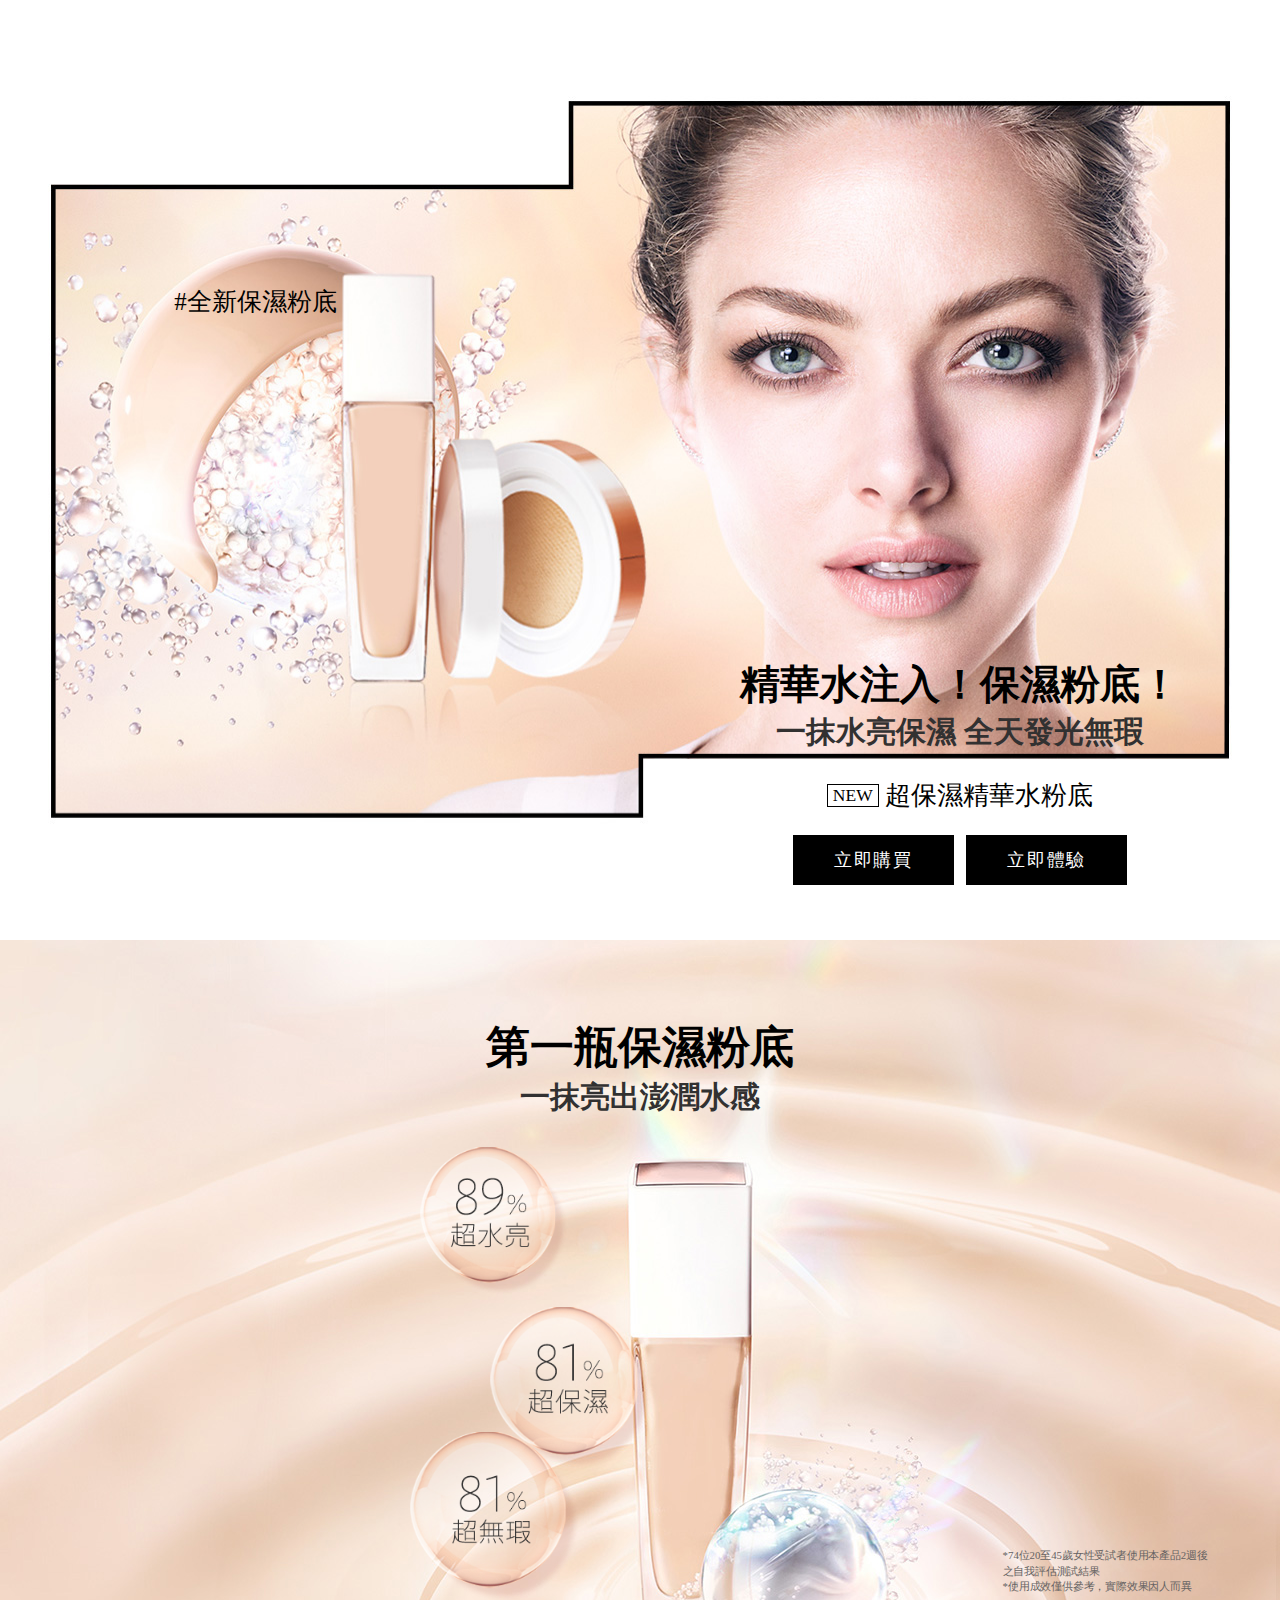
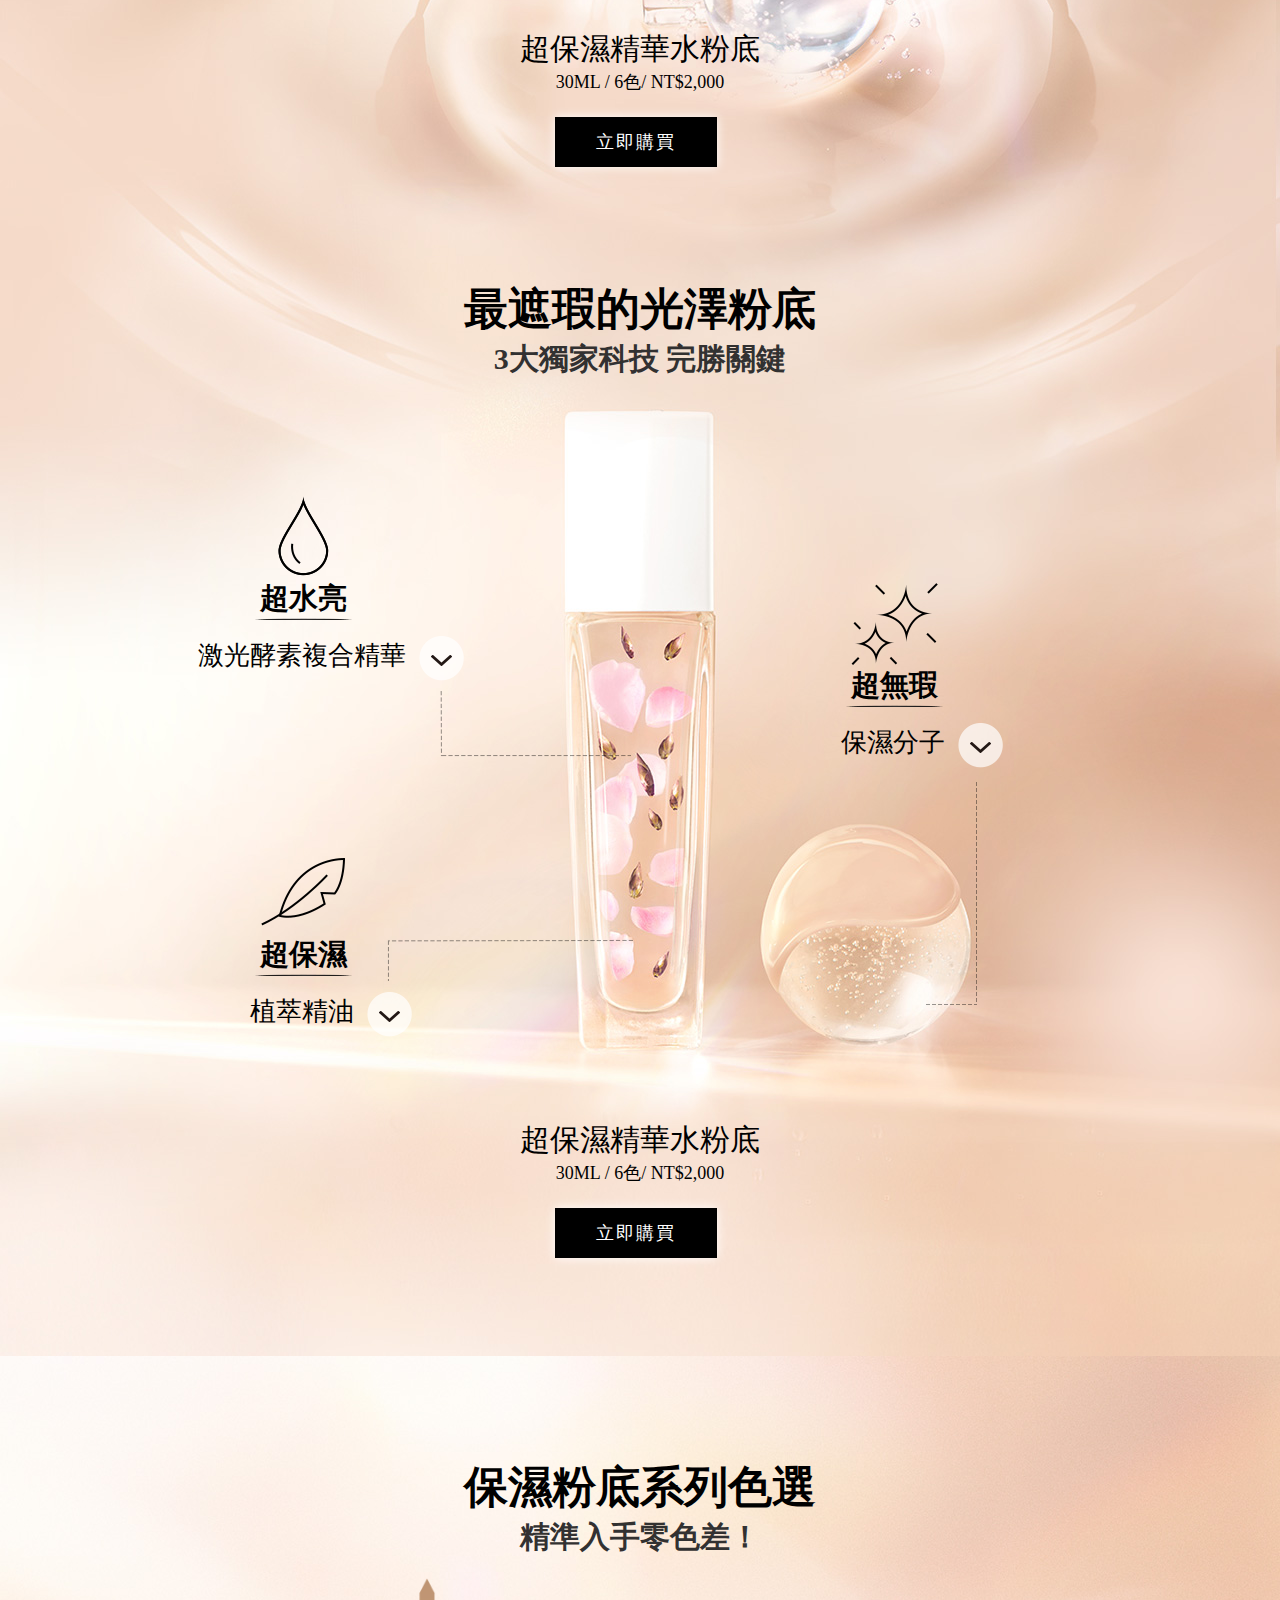
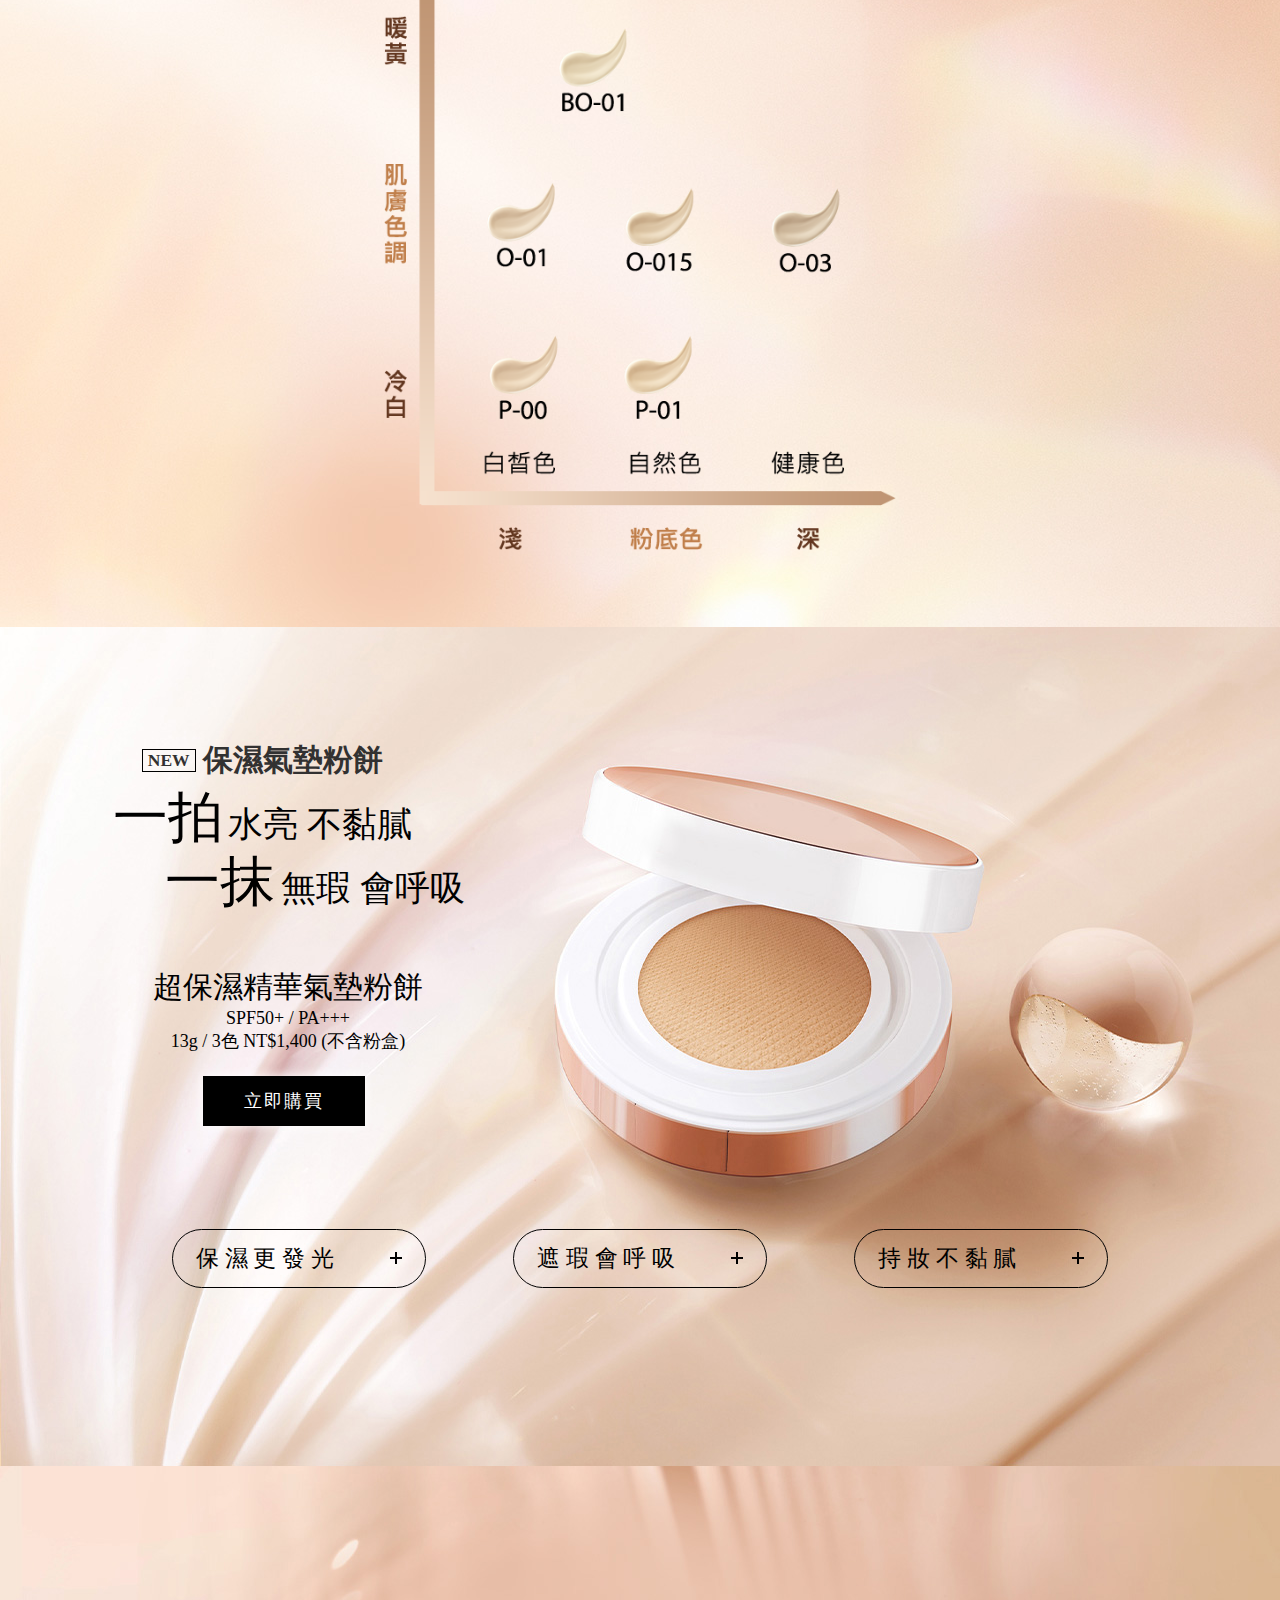
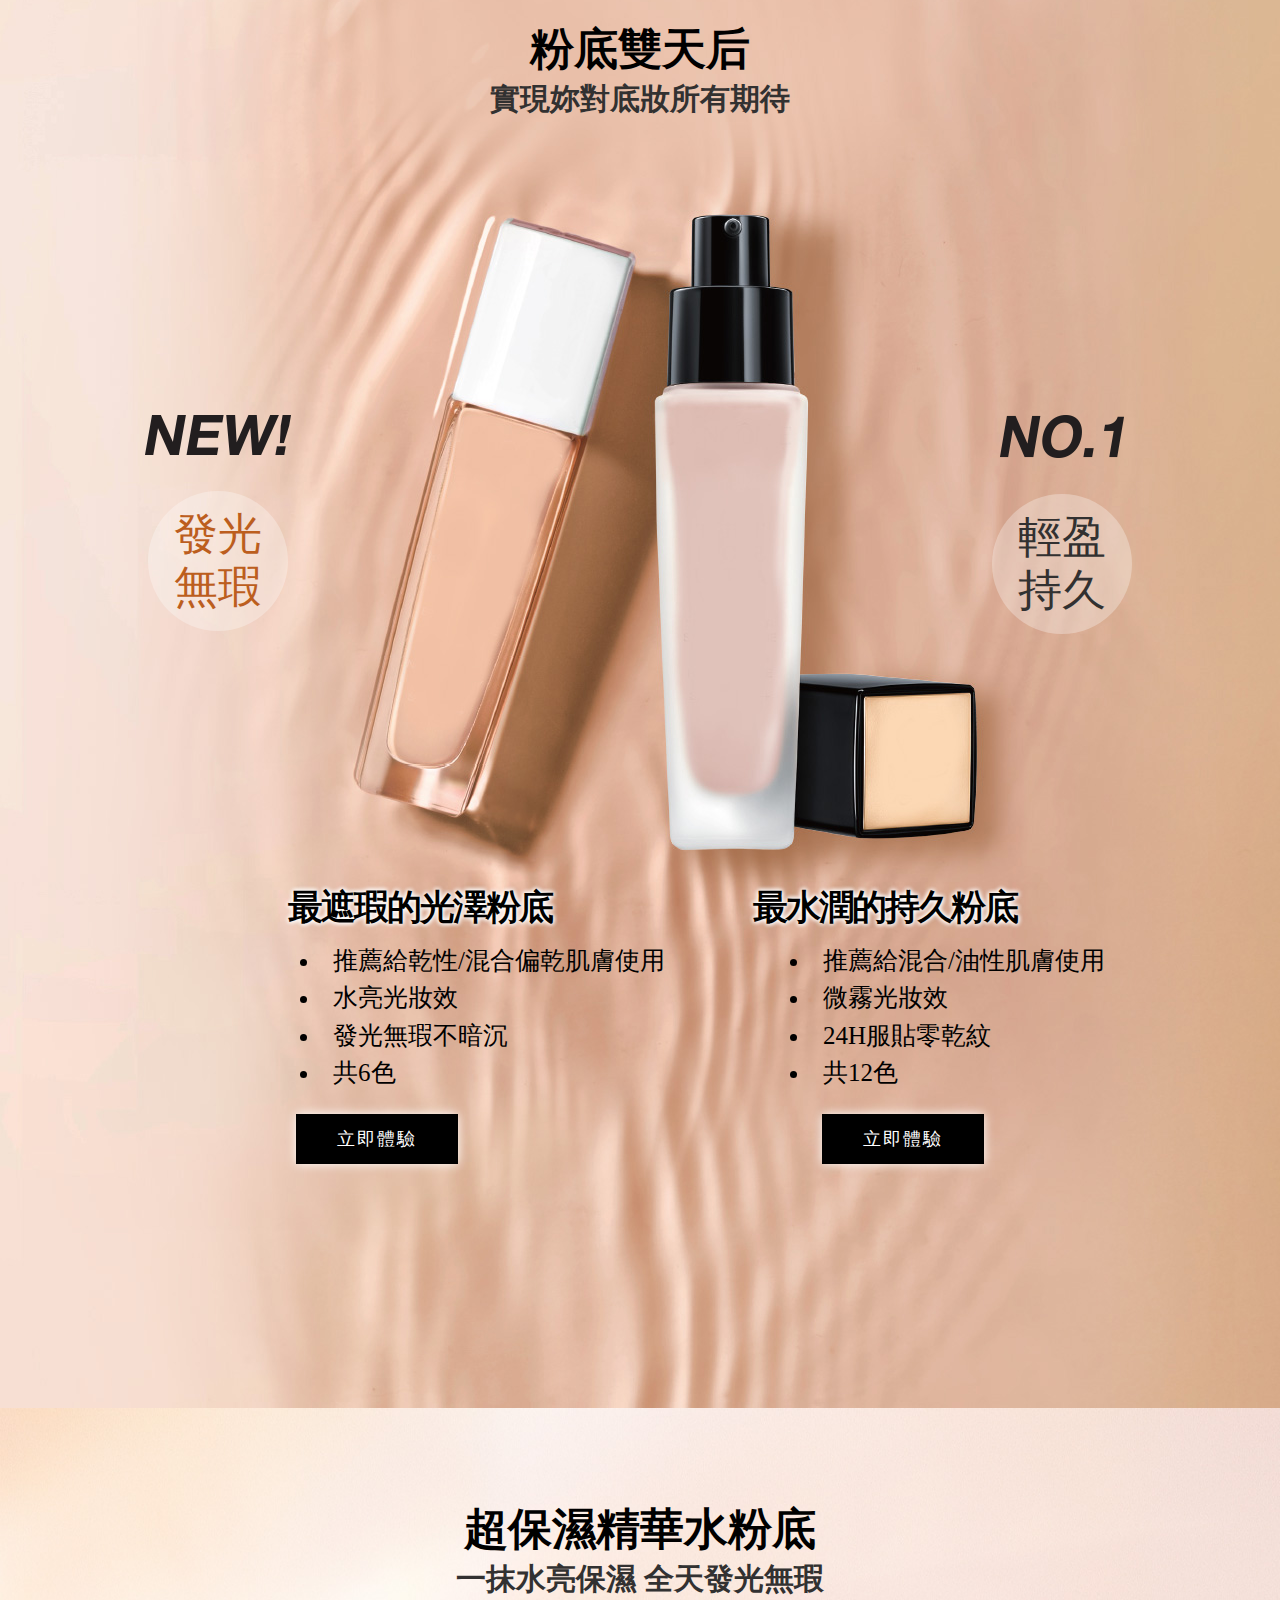
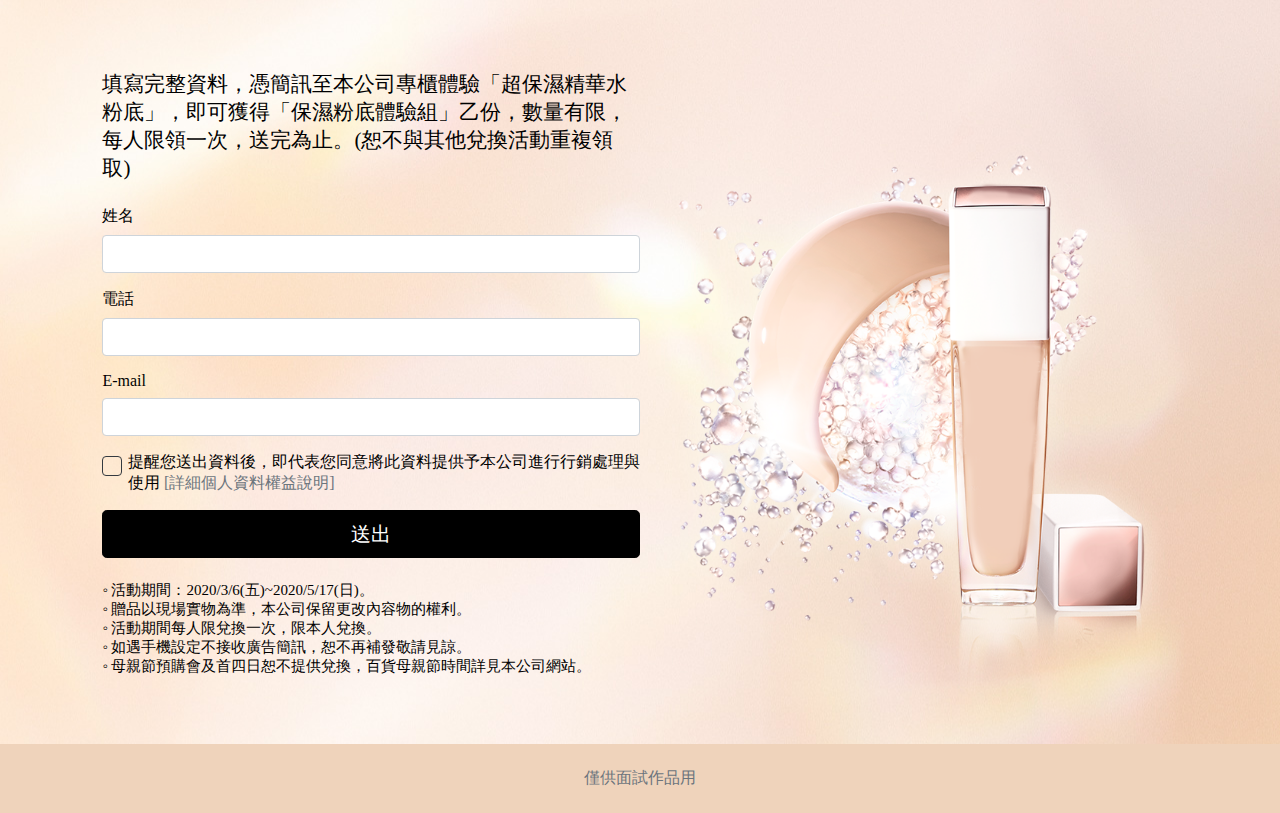
<file: index.html>
<!DOCTYPE html>
<html>
  <head>
    <meta charset="UTF-8" />
    <meta
      name="viewport"
      content="width=device-width, initial-scale=1, user-scalable=no, maximum-scale=1.0"
    />
    <!-- CSS -->
    <link rel="stylesheet" href="css/all.css" />
  </head>

  <body>
    <div class="CLAFDT-wrap">
      <div class="kv-wrap">
        <span id="kv" class="adjust"></span><span id="Kv" class="adjust"></span
        ><span id="KV" class="adjust"></span>
        <div class="CLAFDT-content">
          <div class="CLAFDT-content-left pc">
            <p>#全新保濕粉底</p>
          </div>
          <div class="CLAFDT-content-right animate">
            <div class="CLAFDT-content-right-tit">
              <h1>精華水注入！保濕粉底！</h1>
              <h2>一抹水亮保濕 全天發光無瑕</h2>
            </div>
            <div class="CLAFDT-content-right-txt">
              <p><span>NEW</span> 超保濕精華水粉底</p>
              <div class="CLAFDT-btn-wrap">
                <a
                  href="#"
                  ><span class="CLAFDT-btn-buy">立即購買</span></a
                >
                <a href="#coupon"
                  ><span class="CLAFDT-btn-try">立即體驗</span></a
                >
              </div>
            </div>
          </div>
        </div>
      </div>
      <div class="section-2-wrap">
        <div class="bg-img">
          <img class="pc" src="images/CLAFDT-bg-pc_02_blank.gif" alt="" />
          <img class="mb" src="images/CLAFDT-bg-mb_02_blank.gif" alt="" />
        </div>
        <div class="CLAFDT-content animate">
          <div class="CLAFDT-content-tit">
            <h1>第一瓶保濕粉底</h1>
            <h2>一抹亮出澎潤水感</h2>
          </div>
          <div class="note">
            <p>
              *74位20至45歲女性受試者使用本產品2週後<br
                class="pc"
              />之自我評估測試結果
            </p>
            <p>*使用成效僅供參考，實際效果因人而異</p>
          </div>
          <div class="CLAFDT-content-bubble">
            <img src="images/bubble1.png" alt="" />
            <img src="images/bubble2.png" alt="" />
            <img src="images/bubble3.png" alt="" />
          </div>
          <div class="CLAFDT-btn-content">
            <p class="name">超保濕精華水粉底</p>
            <p class="price">30ML / 6色/ NT$2,000</p>
            <div class="CLAFDT-btn-wrap">
              <a
                href="#"
                class="js_quickshoppopin ll-btn ll-btn--black js_o2oClone"
                ><span class="CLAFDT-btn-buy">立即購買</span></a
              >
            </div>
          </div>
        </div>
      </div>
      <div class="section-3-wrap">
        <div class="bg-img">
          <img class="pc" src="images/CLAFDT-bg-pc_03_blank.gif" alt="" />
          <img class="mb" src="images/CLAFDT-bg-mb_03_blank.gif" alt="" />
        </div>
        <div class="CLAFDT-content">
          <div class="CLAFDT-content-tit animate">
            <h1>最遮瑕的光澤粉底</h1>
            <h2>3大獨家科技 完勝關鍵</h2>
          </div>
          <div class="three-points-wrap">
            <div class="three-points">
              <div class="point1 point-item animate">
                <div class="top">
                  <img src="images/3-points-icon1.png" alt="" />
                  <p class="title">超水亮</p>
                  <img src="images/3-points-line.png" alt="" />
                  <p class="subtitle">激光酵素複合精華</p>
                </div>
                <div class="bottom-wrap">
                  <div class="bottom-wrap-item">
                    <img class="pc" src="images/3-points-line1-pc.png" alt="" />
                    <img class="mb" src="images/3-points-line1-mb.png" alt="" />
                  </div>
                  <div class="bottom-wrap-item">
                    <p>全天水亮</p>
                    <p>
                      運用被譽為「植物界的天然珍珠」的珍稀法國山毛櫸芽萃取，蘊含肌膚必需的多酚、胺基酸、醣類，有效促進肌膚新生，改善肌膚澄淨度，提升膚質及膚色均勻度，讓肌膚持續水亮發光、終結暗沉！
                    </p>
                  </div>
                </div>
              </div>
              <div class="point2 point-item animate">
                <div class="top">
                  <img src="images/3-points-icon2.png" alt="" />
                  <p class="title">超保濕</p>
                  <img src="images/3-points-line.png" alt="" />
                  <p class="subtitle">植萃精油</p>
                </div>
                <div class="bottom-wrap">
                  <div class="bottom-wrap-item">
                    <img class="pc" src="images/3-points-line2-pc.png" alt="" />
                    <img class="mb" src="images/3-points-line2-mb.png" alt="" />
                  </div>
                  <div class="bottom-wrap-item">
                    <p>保濕修護</p>
                    <p>
                      添加3大植萃精油—向日葵花籽油、千葉玫瑰精粹、葡萄籽油，為肌膚帶來不間斷的水潤保濕能量，持續潤澤修護。
                    </p>
                  </div>
                </div>
              </div>
              <div class="point3 point-item animate">
                <div class="top">
                  <img src="images/3-points-icon3.png" alt="" />
                  <p class="title">超無瑕</p>
                  <img src="images/3-points-line.png" alt="" />
                  <p class="subtitle">保濕分子</p>
                </div>
                <div class="bottom-wrap">
                  <div class="bottom-wrap-item">
                    <img class="pc" src="images/3-points-line3-pc.png" alt="" />
                    <img class="mb" src="images/3-points-line3-mb.png" alt="" />
                  </div>
                  <div class="bottom-wrap-item">
                    <p>發光無瑕</p>
                    <p>
                      創新「保濕分子」不只能立即調節肌膚色澤，更可持續修飾肌膚表面瑕疵，讓肌膚有效反射光線，使上妝後的臉龐在遮瑕、潤色、明亮、細緻中取得完美平衡。
                    </p>
                  </div>
                </div>
              </div>
            </div>
          </div>
          <div class="CLAFDT-btn-content">
            <p class="name">超保濕精華水粉底</p>
            <p class="price">30ML / 6色/ NT$2,000</p>
            <div class="CLAFDT-btn-wrap">
              <a
                href="#"
                class="js_quickshoppopin ll-btn ll-btn--black js_o2oClone"
                ><span class="CLAFDT-btn-buy">立即購買</span></a
              >
            </div>
          </div>
        </div>
      </div>
      <div class="section-4-wrap">
        <div class="bg-img">
          <img class="pc" src="images/CLAFDT-bg-pc_04_blank.gif" alt="" />
          <img class="mb" src="images/CLAFDT-bg-mb_04_blank.gif" alt="" />
        </div>
        <div class="CLAFDT-content animate">
          <div class="CLAFDT-content-tit">
            <h1>保濕粉底系列色選</h1>
            <h2>精準入手零色差！</h2>
          </div>
          <div class="FDT-color">
            <img src="images/FDT-color.png" alt="" />
          </div>
        </div>
      </div>
      <div class="section-5-wrap">
        <div class="bg-img">
          <img class="pc" src="images/CLAFDT-bg-pc_05_blank.gif" alt="" />
          <img class="mb" src="images/CLAFDT-bg-mb_05_blank.gif" alt="" />
        </div>
        <div class="CLAFDT-content">
          <div class="CLAFDT-content-tit-wrap">
            <h2><span>NEW</span> 保濕氣墊粉餅</h2>
            <div class="CLAFDT-content-tit">
              <h1 class="animate"><span>一拍</span>水亮 不黏膩</h1>
              <h1 class="animate"><span>一抹</span>無瑕 會呼吸</h1>
            </div>
          </div>
          <div class="CLAFDT-btn-content">
            <p class="name">超保濕精華氣墊粉餅</p>
            <p class="price">
              SPF50+ / PA+++ <br />
              13g / 3色 NT$1,400 (不含粉盒)
            </p>
            <div class="CLAFDT-btn-wrap">
              <a
                href="#"
              >
                <span class="CLAFDT-btn-buy">立即購買</span>
              </a>
            </div>
          </div>
          <div class="more-info-wrap animate">
            <div class="info1 info-item">
              <div class="button-wrap">
                <button
                  class="button-wrap-button Button Button-primary Button-primary-hollow"
                  type="button"
                >
                  <span class="button-text">保濕更發光</span>
                  <figure class="button-icon"></figure>
                </button>
              </div>
              <div class="info-text">
                <p>
                  結合高山雪絨花、千葉玫瑰精粹及美白成分維生素CG，優越抗氧化及修護肌膚能力，有效阻黑、持續潤澤，層層加倍綻放水亮！
                </p>
              </div>
            </div>
            <div class="info2 info-item">
              <div class="button-wrap">
                <button
                  class="button-wrap-button Button Button-primary Button-primary-hollow"
                  type="button"
                >
                  <span class="button-text">遮瑕會呼吸</span>
                  <figure class="button-icon"></figure>
                </button>
              </div>
              <div class="info-text">
                <p>
                  創新「微分子空氣粉體」科技，能加倍反射光源，靠光修飾肌膚瑕疵，打造200%輕盈、會呼吸的無瑕光澤感！
                </p>
              </div>
            </div>
            <div class="info3 info-item">
              <div class="button-wrap">
                <button
                  class="button-wrap-button Button Button-primary Button-primary-hollow"
                  type="button"
                >
                  <span class="button-text">持妝不黏膩</span>
                  <figure class="button-icon"></figure>
                </button>
              </div>
              <div class="info-text">
                <p>
                  微分子空氣粉體具「多孔透氣」特色，有效吸收肌膚油光，讓妝感全天持久不黏膩、不浮粉脫妝！
                </p>
              </div>
            </div>
          </div>
        </div>
      </div>
      <div class="section-3-2-wrap">
        <span id="COMPARISON" class="adjust"></span>
        <span id="Comparison" class="adjust"></span>
        <span id="comparison" class="adjust"></span>
        <div class="bg-img">
          <img class="pc" src="images/CLAFDT-bg-pc_07.jpg" alt="" />
          <img class="mb" src="images/CLAFDT-bg-mb_07.jpg" alt="" />
        </div>
        <div class="CLAFDT-content ">
          <div class="CLAFDT-content-tit animate">
            <h1>粉底雙天后</h1>
            <h2>實現妳對底妝所有期待</h2>
          </div>
          <div class="bubble-wrap">
            <div class="bubble">
              <img src="images/NEW.png" alt="NEW" />
              <span class="bubble-item">
                <p>發光<br />無瑕</p>
              </span>
            </div>
            <div class="bubble">
              <img src="images/NO1.png" alt="NO1" />
              <span class="bubble-item">
                <p>輕盈<br />持久</p>
              </span>
            </div>
          </div>
          <div class="bottom-wrap">
            <div class="bottom-wrap-item animate">
              <p class="animate">最遮瑕的光澤粉底</p>
              <ul>
                <li>推薦給乾性/混合偏乾肌膚使用</li>
                <li>水亮光妝效</li>
                <li>發光無瑕不暗沉</li>
                <li>共6色</li>
              </ul>
            </div>
            <div class="bottom-wrap-item animate">
              <p class="animate">最水潤的持久粉底</p>
              <ul>
                <li>推薦給混合/油性肌膚使用</li>
                <li>微霧光妝效</li>
                <li>24H服貼零乾紋</li>
                <li>共12色</li>
              </ul>
            </div>
          </div>
          <div class="CLAFDT-btn-wrap">
            <a href="#coupon" class="CLA-btn-try-btn">
              <span class="CLAFDT-btn-try">立即體驗</span>
            </a>
            <a
              href="#"
              class="CLA-btn-try-btn"
            >
              <span class="CLAFDT-btn-try">立即體驗</span>
            </a>
          </div>
        </div>
      </div>
      <div class="section-6-wrap">
        <span id="coupon" class="adjust"></span>
        <span id="Coupon" class="adjust"></span>
        <span id="COUPON" class="adjust"></span>
        <div class="CLAFDT-content">
          <div class="CLAFDT-content-tit  animate">
            <h1>超保濕精華水粉底</h1>
            <h2>一抹水亮保濕 全天發光無瑕</h2>
          </div>
          <div class="bottom">
            <div class="CLAFDT-form">
              <p>
                填寫完整資料，憑簡訊至本公司專櫃體驗「超保濕精華水粉底」，即可獲得「保濕粉底體驗組」乙份，數量有限，每人限領一次，送完為止。(恕不與其他兌換活動重複領取)
              </p>
              <div class="eventpage_oto_wrapper o2o-complex" id="CLAFDT-form">
                <div class="event_oto">
                  <div class="event_content">
                    <form class="mt-4" style="text-align: left;">
                      <div class="form-group">
                        <label for="name">姓名</label>
                        <input type="text" class="form-control mt-2" id="name">
                      </div>
                      <div class="form-group">
                        <label for="tel">電話</label>
                        <input type="tel" class="form-control mt-2" id="tel">
                      </div>
                      <div class="form-group">
                        <label for="email">E-mail</label>
                        <input type="email" class="form-control mt-2" id="email" aria-describedby="emailHelp">
                      </div>
                      <div class="form-group form-check custom-control custom-checkbox">
                        <input type="checkbox" class="form-check-input custom-control-input" id="check">
                        <label class="form-check-label custom-control-label" for="check">
                          提醒您送出資料後，即代表您同意將此資料提供予本公司進行行銷處理與使用
                          <a
                            class="text-muted"
                            href="#"
                            target="_blank"
                          >
                            [詳細個人資料權益說明]
                          </a>
                        </label>
                      </div>
                      <button type="submit" class="btn btn-lg btn-block btn-primary">送出</button>
                    </form>
                    <div class="note-wrap note">
                      <ul>
                        <li>
                          ◦ 活動期間：2020/3/6(五)~2020/5/17(日)。
                        </li>
                        <li>
                          ◦ 贈品以現場實物為準，本公司保留更改內容物的權利。
                        </li>
                        <li>◦ 活動期間每人限兌換一次，限本人兌換。</li>
                        <li>
                          ◦ 如遇手機設定不接收廣告簡訊，恕不再補發敬請見諒。
                        </li>
                        <li>
                          ◦
                          母親節預購會及首四日恕不提供兌換，百貨母親節時間詳見本公司網站。
                        </li>
                      </ul>
                    </div>
                    <div class="response_box"><span></span></div>
                  </div>
                </div>
              </div>
            </div>
            <div class="CLAFDT-gift  animate">
              <img src="images/section-6-gift.png" alt="" />
            </div>
          </div>
        </div>
      </div>
      <footer class="py-4 text-muted">僅供面試作品用</footer>
    </div>
    <script src="https://code.jquery.com/jquery-3.2.1.min.js"></script>
    <script src="lib/jquery.isonscreen.min.js"></script>
    <script type="text/javascript" src="js/all.js"></script>
  </body>
</html>
</file>
<file: css/all.css>
@charset "UTF-8";
.form-control {
  display: block;
  width: 100%;
  height: calc(1.5em + 0.75rem + 2px);
  padding: 0.375rem 0.75rem;
  font-size: 1rem;
  font-weight: 400;
  line-height: 1.5;
  color: #495057;
  background-color: #fff;
  background-clip: padding-box;
  border: 1px solid #ced4da;
  border-radius: 0.25rem;
  -webkit-transition: border-color 0.15s ease-in-out, -webkit-box-shadow 0.15s ease-in-out;
  transition: border-color 0.15s ease-in-out, -webkit-box-shadow 0.15s ease-in-out;
  -o-transition: border-color 0.15s ease-in-out, box-shadow 0.15s ease-in-out;
  transition: border-color 0.15s ease-in-out, box-shadow 0.15s ease-in-out;
  transition: border-color 0.15s ease-in-out, box-shadow 0.15s ease-in-out, -webkit-box-shadow 0.15s ease-in-out;
}

@media (prefers-reduced-motion: reduce) {
  .form-control {
    -webkit-transition: none;
    -o-transition: none;
    transition: none;
  }
}

.form-control::-ms-expand {
  background-color: transparent;
  border: 0;
}

.form-control:-moz-focusring {
  color: transparent;
  text-shadow: 0 0 0 #495057;
}

.form-control:focus {
  color: #495057;
  background-color: #fff;
  border-color: #404040;
  outline: 0;
  -webkit-box-shadow: 0 0 0 0.2rem rgba(0, 0, 0, 0.25);
          box-shadow: 0 0 0 0.2rem rgba(0, 0, 0, 0.25);
}

.form-control::-webkit-input-placeholder {
  color: #6c757d;
  opacity: 1;
}

.form-control::-moz-placeholder {
  color: #6c757d;
  opacity: 1;
}

.form-control:-ms-input-placeholder {
  color: #6c757d;
  opacity: 1;
}

.form-control::-ms-input-placeholder {
  color: #6c757d;
  opacity: 1;
}

.form-control::placeholder {
  color: #6c757d;
  opacity: 1;
}

.form-control:disabled, .form-control[readonly] {
  background-color: #e9ecef;
  opacity: 1;
}

select.form-control:focus::-ms-value {
  color: #495057;
  background-color: #fff;
}

.form-control-file,
.form-control-range {
  display: block;
  width: 100%;
}

.col-form-label {
  padding-top: calc(0.375rem + 1px);
  padding-bottom: calc(0.375rem + 1px);
  margin-bottom: 0;
  font-size: inherit;
  line-height: 1.5;
}

.col-form-label-lg {
  padding-top: calc(0.5rem + 1px);
  padding-bottom: calc(0.5rem + 1px);
  font-size: 1.25rem;
  line-height: 1.5;
}

.col-form-label-sm {
  padding-top: calc(0.25rem + 1px);
  padding-bottom: calc(0.25rem + 1px);
  font-size: 0.875rem;
  line-height: 1.5;
}

.form-control-plaintext {
  display: block;
  width: 100%;
  padding: 0.375rem 0;
  margin-bottom: 0;
  font-size: 1rem;
  line-height: 1.5;
  color: #212529;
  background-color: transparent;
  border: solid transparent;
  border-width: 1px 0;
}

.form-control-plaintext.form-control-sm, .form-control-plaintext.form-control-lg {
  padding-right: 0;
  padding-left: 0;
}

.form-control-sm {
  height: calc(1.5em + 0.5rem + 2px);
  padding: 0.25rem 0.5rem;
  font-size: 0.875rem;
  line-height: 1.5;
  border-radius: 0.2rem;
}

.form-control-lg {
  height: calc(1.5em + 1rem + 2px);
  padding: 0.5rem 1rem;
  font-size: 1.25rem;
  line-height: 1.5;
  border-radius: 0.3rem;
}

select.form-control[size], select.form-control[multiple] {
  height: auto;
}

textarea.form-control {
  height: auto;
}

.form-group {
  margin-bottom: 1rem;
}

.form-text {
  display: block;
  margin-top: 0.25rem;
}

.form-row {
  display: -webkit-box;
  display: -ms-flexbox;
  display: flex;
  -ms-flex-wrap: wrap;
      flex-wrap: wrap;
  margin-right: -5px;
  margin-left: -5px;
}

.form-row > .col,
.form-row > [class*="col-"] {
  padding-right: 5px;
  padding-left: 5px;
}

.form-check {
  position: relative;
  display: block;
  padding-left: 1.25rem;
}

.form-check-input {
  position: absolute;
  margin-top: 0.3rem;
  margin-left: -1.25rem;
}

.form-check-input[disabled] ~ .form-check-label,
.form-check-input:disabled ~ .form-check-label {
  color: #6c757d;
}

.form-check-label {
  margin-bottom: 0;
}

.form-check-inline {
  display: -webkit-inline-box;
  display: -ms-inline-flexbox;
  display: inline-flex;
  -webkit-box-align: center;
      -ms-flex-align: center;
          align-items: center;
  padding-left: 0;
  margin-right: 0.75rem;
}

.form-check-inline .form-check-input {
  position: static;
  margin-top: 0;
  margin-right: 0.3125rem;
  margin-left: 0;
}

.valid-feedback {
  display: none;
  width: 100%;
  margin-top: 0.25rem;
  font-size: 80%;
  color: #28a745;
}

.valid-tooltip {
  position: absolute;
  top: 100%;
  z-index: 5;
  display: none;
  max-width: 100%;
  padding: 0.25rem 0.5rem;
  margin-top: .1rem;
  font-size: 0.875rem;
  line-height: 1.5;
  color: #fff;
  background-color: rgba(40, 167, 69, 0.9);
  border-radius: 0.25rem;
}

.was-validated :valid ~ .valid-feedback,
.was-validated :valid ~ .valid-tooltip,
.is-valid ~ .valid-feedback,
.is-valid ~ .valid-tooltip {
  display: block;
}

.was-validated .form-control:valid, .form-control.is-valid {
  border-color: #28a745;
  padding-right: calc(1.5em + 0.75rem);
  background-image: url("data:image/svg+xml,%3csvg xmlns='http://www.w3.org/2000/svg' width='8' height='8' viewBox='0 0 8 8'%3e%3cpath fill='%2328a745' d='M2.3 6.73L.6 4.53c-.4-1.04.46-1.4 1.1-.8l1.1 1.4 3.4-3.8c.6-.63 1.6-.27 1.2.7l-4 4.6c-.43.5-.8.4-1.1.1z'/%3e%3c/svg%3e");
  background-repeat: no-repeat;
  background-position: right calc(0.375em + 0.1875rem) center;
  background-size: calc(0.75em + 0.375rem) calc(0.75em + 0.375rem);
}

.was-validated .form-control:valid:focus, .form-control.is-valid:focus {
  border-color: #28a745;
  -webkit-box-shadow: 0 0 0 0.2rem rgba(40, 167, 69, 0.25);
          box-shadow: 0 0 0 0.2rem rgba(40, 167, 69, 0.25);
}

.was-validated textarea.form-control:valid, textarea.form-control.is-valid {
  padding-right: calc(1.5em + 0.75rem);
  background-position: top calc(0.375em + 0.1875rem) right calc(0.375em + 0.1875rem);
}

.was-validated .custom-select:valid, .custom-select.is-valid {
  border-color: #28a745;
  padding-right: calc(0.75em + 2.3125rem);
  background: url("data:image/svg+xml,%3csvg xmlns='http://www.w3.org/2000/svg' width='4' height='5' viewBox='0 0 4 5'%3e%3cpath fill='%23343a40' d='M2 0L0 2h4zm0 5L0 3h4z'/%3e%3c/svg%3e") no-repeat right 0.75rem center/8px 10px, url("data:image/svg+xml,%3csvg xmlns='http://www.w3.org/2000/svg' width='8' height='8' viewBox='0 0 8 8'%3e%3cpath fill='%2328a745' d='M2.3 6.73L.6 4.53c-.4-1.04.46-1.4 1.1-.8l1.1 1.4 3.4-3.8c.6-.63 1.6-.27 1.2.7l-4 4.6c-.43.5-.8.4-1.1.1z'/%3e%3c/svg%3e") #fff no-repeat center right 1.75rem/calc(0.75em + 0.375rem) calc(0.75em + 0.375rem);
}

.was-validated .custom-select:valid:focus, .custom-select.is-valid:focus {
  border-color: #28a745;
  -webkit-box-shadow: 0 0 0 0.2rem rgba(40, 167, 69, 0.25);
          box-shadow: 0 0 0 0.2rem rgba(40, 167, 69, 0.25);
}

.was-validated .form-check-input:valid ~ .form-check-label, .form-check-input.is-valid ~ .form-check-label {
  color: #28a745;
}

.was-validated .form-check-input:valid ~ .valid-feedback,
.was-validated .form-check-input:valid ~ .valid-tooltip, .form-check-input.is-valid ~ .valid-feedback,
.form-check-input.is-valid ~ .valid-tooltip {
  display: block;
}

.was-validated .custom-control-input:valid ~ .custom-control-label, .custom-control-input.is-valid ~ .custom-control-label {
  color: #28a745;
}

.was-validated .custom-control-input:valid ~ .custom-control-label::before, .custom-control-input.is-valid ~ .custom-control-label::before {
  border-color: #28a745;
}

.was-validated .custom-control-input:valid:checked ~ .custom-control-label::before, .custom-control-input.is-valid:checked ~ .custom-control-label::before {
  border-color: #34ce57;
  background-color: #34ce57;
}

.was-validated .custom-control-input:valid:focus ~ .custom-control-label::before, .custom-control-input.is-valid:focus ~ .custom-control-label::before {
  -webkit-box-shadow: 0 0 0 0.2rem rgba(40, 167, 69, 0.25);
          box-shadow: 0 0 0 0.2rem rgba(40, 167, 69, 0.25);
}

.was-validated .custom-control-input:valid:focus:not(:checked) ~ .custom-control-label::before, .custom-control-input.is-valid:focus:not(:checked) ~ .custom-control-label::before {
  border-color: #28a745;
}

.was-validated .custom-file-input:valid ~ .custom-file-label, .custom-file-input.is-valid ~ .custom-file-label {
  border-color: #28a745;
}

.was-validated .custom-file-input:valid:focus ~ .custom-file-label, .custom-file-input.is-valid:focus ~ .custom-file-label {
  border-color: #28a745;
  -webkit-box-shadow: 0 0 0 0.2rem rgba(40, 167, 69, 0.25);
          box-shadow: 0 0 0 0.2rem rgba(40, 167, 69, 0.25);
}

.invalid-feedback {
  display: none;
  width: 100%;
  margin-top: 0.25rem;
  font-size: 80%;
  color: #dc3545;
}

.invalid-tooltip {
  position: absolute;
  top: 100%;
  z-index: 5;
  display: none;
  max-width: 100%;
  padding: 0.25rem 0.5rem;
  margin-top: .1rem;
  font-size: 0.875rem;
  line-height: 1.5;
  color: #fff;
  background-color: rgba(220, 53, 69, 0.9);
  border-radius: 0.25rem;
}

.was-validated :invalid ~ .invalid-feedback,
.was-validated :invalid ~ .invalid-tooltip,
.is-invalid ~ .invalid-feedback,
.is-invalid ~ .invalid-tooltip {
  display: block;
}

.was-validated .form-control:invalid, .form-control.is-invalid {
  border-color: #dc3545;
  padding-right: calc(1.5em + 0.75rem);
  background-image: url("data:image/svg+xml,%3csvg xmlns='http://www.w3.org/2000/svg' width='12' height='12' fill='none' stroke='%23dc3545' viewBox='0 0 12 12'%3e%3ccircle cx='6' cy='6' r='4.5'/%3e%3cpath stroke-linejoin='round' d='M5.8 3.6h.4L6 6.5z'/%3e%3ccircle cx='6' cy='8.2' r='.6' fill='%23dc3545' stroke='none'/%3e%3c/svg%3e");
  background-repeat: no-repeat;
  background-position: right calc(0.375em + 0.1875rem) center;
  background-size: calc(0.75em + 0.375rem) calc(0.75em + 0.375rem);
}

.was-validated .form-control:invalid:focus, .form-control.is-invalid:focus {
  border-color: #dc3545;
  -webkit-box-shadow: 0 0 0 0.2rem rgba(220, 53, 69, 0.25);
          box-shadow: 0 0 0 0.2rem rgba(220, 53, 69, 0.25);
}

.was-validated textarea.form-control:invalid, textarea.form-control.is-invalid {
  padding-right: calc(1.5em + 0.75rem);
  background-position: top calc(0.375em + 0.1875rem) right calc(0.375em + 0.1875rem);
}

.was-validated .custom-select:invalid, .custom-select.is-invalid {
  border-color: #dc3545;
  padding-right: calc(0.75em + 2.3125rem);
  background: url("data:image/svg+xml,%3csvg xmlns='http://www.w3.org/2000/svg' width='4' height='5' viewBox='0 0 4 5'%3e%3cpath fill='%23343a40' d='M2 0L0 2h4zm0 5L0 3h4z'/%3e%3c/svg%3e") no-repeat right 0.75rem center/8px 10px, url("data:image/svg+xml,%3csvg xmlns='http://www.w3.org/2000/svg' width='12' height='12' fill='none' stroke='%23dc3545' viewBox='0 0 12 12'%3e%3ccircle cx='6' cy='6' r='4.5'/%3e%3cpath stroke-linejoin='round' d='M5.8 3.6h.4L6 6.5z'/%3e%3ccircle cx='6' cy='8.2' r='.6' fill='%23dc3545' stroke='none'/%3e%3c/svg%3e") #fff no-repeat center right 1.75rem/calc(0.75em + 0.375rem) calc(0.75em + 0.375rem);
}

.was-validated .custom-select:invalid:focus, .custom-select.is-invalid:focus {
  border-color: #dc3545;
  -webkit-box-shadow: 0 0 0 0.2rem rgba(220, 53, 69, 0.25);
          box-shadow: 0 0 0 0.2rem rgba(220, 53, 69, 0.25);
}

.was-validated .form-check-input:invalid ~ .form-check-label, .form-check-input.is-invalid ~ .form-check-label {
  color: #dc3545;
}

.was-validated .form-check-input:invalid ~ .invalid-feedback,
.was-validated .form-check-input:invalid ~ .invalid-tooltip, .form-check-input.is-invalid ~ .invalid-feedback,
.form-check-input.is-invalid ~ .invalid-tooltip {
  display: block;
}

.was-validated .custom-control-input:invalid ~ .custom-control-label, .custom-control-input.is-invalid ~ .custom-control-label {
  color: #dc3545;
}

.was-validated .custom-control-input:invalid ~ .custom-control-label::before, .custom-control-input.is-invalid ~ .custom-control-label::before {
  border-color: #dc3545;
}

.was-validated .custom-control-input:invalid:checked ~ .custom-control-label::before, .custom-control-input.is-invalid:checked ~ .custom-control-label::before {
  border-color: #e4606d;
  background-color: #e4606d;
}

.was-validated .custom-control-input:invalid:focus ~ .custom-control-label::before, .custom-control-input.is-invalid:focus ~ .custom-control-label::before {
  -webkit-box-shadow: 0 0 0 0.2rem rgba(220, 53, 69, 0.25);
          box-shadow: 0 0 0 0.2rem rgba(220, 53, 69, 0.25);
}

.was-validated .custom-control-input:invalid:focus:not(:checked) ~ .custom-control-label::before, .custom-control-input.is-invalid:focus:not(:checked) ~ .custom-control-label::before {
  border-color: #dc3545;
}

.was-validated .custom-file-input:invalid ~ .custom-file-label, .custom-file-input.is-invalid ~ .custom-file-label {
  border-color: #dc3545;
}

.was-validated .custom-file-input:invalid:focus ~ .custom-file-label, .custom-file-input.is-invalid:focus ~ .custom-file-label {
  border-color: #dc3545;
  -webkit-box-shadow: 0 0 0 0.2rem rgba(220, 53, 69, 0.25);
          box-shadow: 0 0 0 0.2rem rgba(220, 53, 69, 0.25);
}

.form-inline {
  display: -webkit-box;
  display: -ms-flexbox;
  display: flex;
  -webkit-box-orient: horizontal;
  -webkit-box-direction: normal;
      -ms-flex-flow: row wrap;
          flex-flow: row wrap;
  -webkit-box-align: center;
      -ms-flex-align: center;
          align-items: center;
}

.form-inline .form-check {
  width: 100%;
}

@media (min-width: 576px) {
  .form-inline label {
    display: -webkit-box;
    display: -ms-flexbox;
    display: flex;
    -webkit-box-align: center;
        -ms-flex-align: center;
            align-items: center;
    -webkit-box-pack: center;
        -ms-flex-pack: center;
            justify-content: center;
    margin-bottom: 0;
  }
  .form-inline .form-group {
    display: -webkit-box;
    display: -ms-flexbox;
    display: flex;
    -webkit-box-flex: 0;
        -ms-flex: 0 0 auto;
            flex: 0 0 auto;
    -webkit-box-orient: horizontal;
    -webkit-box-direction: normal;
        -ms-flex-flow: row wrap;
            flex-flow: row wrap;
    -webkit-box-align: center;
        -ms-flex-align: center;
            align-items: center;
    margin-bottom: 0;
  }
  .form-inline .form-control {
    display: inline-block;
    width: auto;
    vertical-align: middle;
  }
  .form-inline .form-control-plaintext {
    display: inline-block;
  }
  .form-inline .input-group,
  .form-inline .custom-select {
    width: auto;
  }
  .form-inline .form-check {
    display: -webkit-box;
    display: -ms-flexbox;
    display: flex;
    -webkit-box-align: center;
        -ms-flex-align: center;
            align-items: center;
    -webkit-box-pack: center;
        -ms-flex-pack: center;
            justify-content: center;
    width: auto;
    padding-left: 0;
  }
  .form-inline .form-check-input {
    position: relative;
    -ms-flex-negative: 0;
        flex-shrink: 0;
    margin-top: 0;
    margin-right: 0.25rem;
    margin-left: 0;
  }
  .form-inline .custom-control {
    -webkit-box-align: center;
        -ms-flex-align: center;
            align-items: center;
    -webkit-box-pack: center;
        -ms-flex-pack: center;
            justify-content: center;
  }
  .form-inline .custom-control-label {
    margin-bottom: 0;
  }
}

.custom-control {
  position: relative;
  display: block;
  min-height: 1.5rem;
  padding-left: 1.6rem;
}

.custom-control-inline {
  display: -webkit-inline-box;
  display: -ms-inline-flexbox;
  display: inline-flex;
  margin-right: 1rem;
}

.custom-control-input {
  position: absolute;
  left: 0;
  z-index: -1;
  width: 1.1rem;
  height: 1.3rem;
  opacity: 0;
}

.custom-control-input:checked ~ .custom-control-label::before {
  color: #fff;
  border-color: #000;
  background-color: #000;
}

.custom-control-input:focus ~ .custom-control-label::before {
  -webkit-box-shadow: 0 0 0 0.2rem rgba(0, 0, 0, 0.25);
          box-shadow: 0 0 0 0.2rem rgba(0, 0, 0, 0.25);
}

.custom-control-input:focus:not(:checked) ~ .custom-control-label::before {
  border-color: #404040;
}

.custom-control-input:not(:disabled):active ~ .custom-control-label::before {
  color: #fff;
  background-color: #595959;
  border-color: #595959;
}

.custom-control-input[disabled] ~ .custom-control-label, .custom-control-input:disabled ~ .custom-control-label {
  color: #6c757d;
}

.custom-control-input[disabled] ~ .custom-control-label::before, .custom-control-input:disabled ~ .custom-control-label::before {
  background-color: #e9ecef;
}

.custom-control-label {
  position: relative;
  margin-bottom: 0;
  vertical-align: top;
}

.custom-control-label::before {
  position: absolute;
  top: 0.2rem;
  left: -1.6rem;
  display: block;
  width: 1.1rem;
  height: 1.1rem;
  pointer-events: none;
  content: "";
  background-color: transparent;
  border: #343a40 solid 1px;
}

.custom-control-label::after {
  position: absolute;
  top: 0.2rem;
  left: -1.6rem;
  display: block;
  width: 1.1rem;
  height: 1.1rem;
  content: "";
  background: no-repeat 50% / 50% 50%;
}

.custom-checkbox .custom-control-label::before {
  border-radius: 0.25rem;
}

.custom-checkbox .custom-control-input:checked ~ .custom-control-label::after {
  background-image: url("data:image/svg+xml,%3csvg xmlns='http://www.w3.org/2000/svg' width='8' height='8' viewBox='0 0 8 8'%3e%3cpath fill='%23fff' d='M6.564.75l-3.59 3.612-1.538-1.55L0 4.26l2.974 2.99L8 2.193z'/%3e%3c/svg%3e");
}

.custom-checkbox .custom-control-input:indeterminate ~ .custom-control-label::before {
  border-color: #000;
  background-color: #000;
}

.custom-checkbox .custom-control-input:indeterminate ~ .custom-control-label::after {
  background-image: url("data:image/svg+xml,%3csvg xmlns='http://www.w3.org/2000/svg' width='4' height='4' viewBox='0 0 4 4'%3e%3cpath stroke='%23fff' d='M0 2h4'/%3e%3c/svg%3e");
}

.custom-checkbox .custom-control-input:disabled:checked ~ .custom-control-label::before {
  background-color: rgba(0, 0, 0, 0.5);
}

.custom-checkbox .custom-control-input:disabled:indeterminate ~ .custom-control-label::before {
  background-color: rgba(0, 0, 0, 0.5);
}

.custom-radio .custom-control-label::before {
  border-radius: 50%;
}

.custom-radio .custom-control-input:checked ~ .custom-control-label::after {
  background-image: url("data:image/svg+xml,%3csvg xmlns='http://www.w3.org/2000/svg' width='12' height='12' viewBox='-4 -4 8 8'%3e%3ccircle r='3' fill='%23fff'/%3e%3c/svg%3e");
}

.custom-radio .custom-control-input:disabled:checked ~ .custom-control-label::before {
  background-color: rgba(0, 0, 0, 0.5);
}

.custom-switch {
  padding-left: 2.425rem;
}

.custom-switch .custom-control-label::before {
  left: -2.425rem;
  width: 1.925rem;
  pointer-events: all;
  border-radius: 0.55rem;
}

.custom-switch .custom-control-label::after {
  top: calc(0.2rem + 2px);
  left: calc(-2.425rem + 2px);
  width: calc(1.1rem - 4px);
  height: calc(1.1rem - 4px);
  background-color: #343a40;
  border-radius: 0.55rem;
  -webkit-transition: background-color 0.15s ease-in-out, border-color 0.15s ease-in-out, -webkit-transform 0.15s ease-in-out, -webkit-box-shadow 0.15s ease-in-out;
  transition: background-color 0.15s ease-in-out, border-color 0.15s ease-in-out, -webkit-transform 0.15s ease-in-out, -webkit-box-shadow 0.15s ease-in-out;
  -o-transition: transform 0.15s ease-in-out, background-color 0.15s ease-in-out, border-color 0.15s ease-in-out, box-shadow 0.15s ease-in-out;
  transition: transform 0.15s ease-in-out, background-color 0.15s ease-in-out, border-color 0.15s ease-in-out, box-shadow 0.15s ease-in-out;
  transition: transform 0.15s ease-in-out, background-color 0.15s ease-in-out, border-color 0.15s ease-in-out, box-shadow 0.15s ease-in-out, -webkit-transform 0.15s ease-in-out, -webkit-box-shadow 0.15s ease-in-out;
}

@media (prefers-reduced-motion: reduce) {
  .custom-switch .custom-control-label::after {
    -webkit-transition: none;
    -o-transition: none;
    transition: none;
  }
}

.custom-switch .custom-control-input:checked ~ .custom-control-label::after {
  background-color: transparent;
  -webkit-transform: translateX(0.825rem);
      -ms-transform: translateX(0.825rem);
          transform: translateX(0.825rem);
}

.custom-switch .custom-control-input:disabled:checked ~ .custom-control-label::before {
  background-color: rgba(0, 0, 0, 0.5);
}

.custom-select {
  display: inline-block;
  width: 100%;
  height: calc(1.5em + 0.75rem + 2px);
  padding: 0.375rem 1.75rem 0.375rem 0.75rem;
  font-size: 1rem;
  font-weight: 400;
  line-height: 1.5;
  color: #495057;
  vertical-align: middle;
  background: #fff url("data:image/svg+xml,%3csvg xmlns='http://www.w3.org/2000/svg' width='4' height='5' viewBox='0 0 4 5'%3e%3cpath fill='%23343a40' d='M2 0L0 2h4zm0 5L0 3h4z'/%3e%3c/svg%3e") no-repeat right 0.75rem center/8px 10px;
  border: 1px solid #ced4da;
  border-radius: 0.25rem;
  -webkit-appearance: none;
     -moz-appearance: none;
          appearance: none;
}

.custom-select:focus {
  border-color: #404040;
  outline: 0;
  -webkit-box-shadow: 0 0 0 0.2rem rgba(0, 0, 0, 0.25);
          box-shadow: 0 0 0 0.2rem rgba(0, 0, 0, 0.25);
}

.custom-select:focus::-ms-value {
  color: #495057;
  background-color: #fff;
}

.custom-select[multiple], .custom-select[size]:not([size="1"]) {
  height: auto;
  padding-right: 0.75rem;
  background-image: none;
}

.custom-select:disabled {
  color: #6c757d;
  background-color: #e9ecef;
}

.custom-select::-ms-expand {
  display: none;
}

.custom-select:-moz-focusring {
  color: transparent;
  text-shadow: 0 0 0 #495057;
}

.custom-select-sm {
  height: calc(1.5em + 0.5rem + 2px);
  padding-top: 0.25rem;
  padding-bottom: 0.25rem;
  padding-left: 0.5rem;
  font-size: 0.875rem;
}

.custom-select-lg {
  height: calc(1.5em + 1rem + 2px);
  padding-top: 0.5rem;
  padding-bottom: 0.5rem;
  padding-left: 1rem;
  font-size: 1.25rem;
}

.custom-file {
  position: relative;
  display: inline-block;
  width: 100%;
  height: calc(1.5em + 0.75rem + 2px);
  margin-bottom: 0;
}

.custom-file-input {
  position: relative;
  z-index: 2;
  width: 100%;
  height: calc(1.5em + 0.75rem + 2px);
  margin: 0;
  opacity: 0;
}

.custom-file-input:focus ~ .custom-file-label {
  border-color: #404040;
  -webkit-box-shadow: 0 0 0 0.2rem rgba(0, 0, 0, 0.25);
          box-shadow: 0 0 0 0.2rem rgba(0, 0, 0, 0.25);
}

.custom-file-input[disabled] ~ .custom-file-label,
.custom-file-input:disabled ~ .custom-file-label {
  background-color: #e9ecef;
}

.custom-file-input:lang(en) ~ .custom-file-label::after {
  content: "Browse";
}

.custom-file-input ~ .custom-file-label[data-browse]::after {
  content: attr(data-browse);
}

.custom-file-label {
  position: absolute;
  top: 0;
  right: 0;
  left: 0;
  z-index: 1;
  height: calc(1.5em + 0.75rem + 2px);
  padding: 0.375rem 0.75rem;
  font-weight: 400;
  line-height: 1.5;
  color: #495057;
  background-color: #fff;
  border: 1px solid #ced4da;
  border-radius: 0.25rem;
}

.custom-file-label::after {
  position: absolute;
  top: 0;
  right: 0;
  bottom: 0;
  z-index: 3;
  display: block;
  height: calc(1.5em + 0.75rem);
  padding: 0.375rem 0.75rem;
  line-height: 1.5;
  color: #495057;
  content: "Browse";
  background-color: #e9ecef;
  border-left: inherit;
  border-radius: 0 0.25rem 0.25rem 0;
}

.custom-range {
  width: 100%;
  height: 1.4rem;
  padding: 0;
  background-color: transparent;
  -webkit-appearance: none;
     -moz-appearance: none;
          appearance: none;
}

.custom-range:focus {
  outline: none;
}

.custom-range:focus::-webkit-slider-thumb {
  -webkit-box-shadow: 0 0 0 1px #fff, 0 0 0 0.2rem rgba(0, 0, 0, 0.25);
          box-shadow: 0 0 0 1px #fff, 0 0 0 0.2rem rgba(0, 0, 0, 0.25);
}

.custom-range:focus::-moz-range-thumb {
  box-shadow: 0 0 0 1px #fff, 0 0 0 0.2rem rgba(0, 0, 0, 0.25);
}

.custom-range:focus::-ms-thumb {
  box-shadow: 0 0 0 1px #fff, 0 0 0 0.2rem rgba(0, 0, 0, 0.25);
}

.custom-range::-moz-focus-outer {
  border: 0;
}

.custom-range::-webkit-slider-thumb {
  width: 1rem;
  height: 1rem;
  margin-top: -0.25rem;
  background-color: #000;
  border: 0;
  border-radius: 1rem;
  -webkit-transition: background-color 0.15s ease-in-out, border-color 0.15s ease-in-out, -webkit-box-shadow 0.15s ease-in-out;
  transition: background-color 0.15s ease-in-out, border-color 0.15s ease-in-out, -webkit-box-shadow 0.15s ease-in-out;
  transition: background-color 0.15s ease-in-out, border-color 0.15s ease-in-out, box-shadow 0.15s ease-in-out;
  transition: background-color 0.15s ease-in-out, border-color 0.15s ease-in-out, box-shadow 0.15s ease-in-out, -webkit-box-shadow 0.15s ease-in-out;
  -webkit-appearance: none;
          appearance: none;
}

@media (prefers-reduced-motion: reduce) {
  .custom-range::-webkit-slider-thumb {
    -webkit-transition: none;
    transition: none;
  }
}

.custom-range::-webkit-slider-thumb:active {
  background-color: #595959;
}

.custom-range::-webkit-slider-runnable-track {
  width: 100%;
  height: 0.5rem;
  color: transparent;
  cursor: pointer;
  background-color: #dee2e6;
  border-color: transparent;
  border-radius: 1rem;
}

.custom-range::-moz-range-thumb {
  width: 1rem;
  height: 1rem;
  background-color: #000;
  border: 0;
  border-radius: 1rem;
  -moz-transition: background-color 0.15s ease-in-out, border-color 0.15s ease-in-out, box-shadow 0.15s ease-in-out;
  transition: background-color 0.15s ease-in-out, border-color 0.15s ease-in-out, box-shadow 0.15s ease-in-out;
  -moz-appearance: none;
       appearance: none;
}

@media (prefers-reduced-motion: reduce) {
  .custom-range::-moz-range-thumb {
    -moz-transition: none;
    transition: none;
  }
}

.custom-range::-moz-range-thumb:active {
  background-color: #595959;
}

.custom-range::-moz-range-track {
  width: 100%;
  height: 0.5rem;
  color: transparent;
  cursor: pointer;
  background-color: #dee2e6;
  border-color: transparent;
  border-radius: 1rem;
}

.custom-range::-ms-thumb {
  width: 1rem;
  height: 1rem;
  margin-top: 0;
  margin-right: 0.2rem;
  margin-left: 0.2rem;
  background-color: #000;
  border: 0;
  border-radius: 1rem;
  -ms-transition: background-color 0.15s ease-in-out, border-color 0.15s ease-in-out, box-shadow 0.15s ease-in-out;
  transition: background-color 0.15s ease-in-out, border-color 0.15s ease-in-out, box-shadow 0.15s ease-in-out;
  appearance: none;
}

@media (prefers-reduced-motion: reduce) {
  .custom-range::-ms-thumb {
    -ms-transition: none;
    transition: none;
  }
}

.custom-range::-ms-thumb:active {
  background-color: #595959;
}

.custom-range::-ms-track {
  width: 100%;
  height: 0.5rem;
  color: transparent;
  cursor: pointer;
  background-color: transparent;
  border-color: transparent;
  border-width: 0.5rem;
}

.custom-range::-ms-fill-lower {
  background-color: #dee2e6;
  border-radius: 1rem;
}

.custom-range::-ms-fill-upper {
  margin-right: 15px;
  background-color: #dee2e6;
  border-radius: 1rem;
}

.custom-range:disabled::-webkit-slider-thumb {
  background-color: #adb5bd;
}

.custom-range:disabled::-webkit-slider-runnable-track {
  cursor: default;
}

.custom-range:disabled::-moz-range-thumb {
  background-color: #adb5bd;
}

.custom-range:disabled::-moz-range-track {
  cursor: default;
}

.custom-range:disabled::-ms-thumb {
  background-color: #adb5bd;
}

.custom-control-label::before,
.custom-file-label,
.custom-select {
  -webkit-transition: background-color 0.15s ease-in-out, border-color 0.15s ease-in-out, -webkit-box-shadow 0.15s ease-in-out;
  transition: background-color 0.15s ease-in-out, border-color 0.15s ease-in-out, -webkit-box-shadow 0.15s ease-in-out;
  -o-transition: background-color 0.15s ease-in-out, border-color 0.15s ease-in-out, box-shadow 0.15s ease-in-out;
  transition: background-color 0.15s ease-in-out, border-color 0.15s ease-in-out, box-shadow 0.15s ease-in-out;
  transition: background-color 0.15s ease-in-out, border-color 0.15s ease-in-out, box-shadow 0.15s ease-in-out, -webkit-box-shadow 0.15s ease-in-out;
}

@media (prefers-reduced-motion: reduce) {
  .custom-control-label::before,
  .custom-file-label,
  .custom-select {
    -webkit-transition: none;
    -o-transition: none;
    transition: none;
  }
}

.btn {
  display: inline-block;
  font-weight: 400;
  color: #212529;
  text-align: center;
  vertical-align: middle;
  cursor: pointer;
  -webkit-user-select: none;
     -moz-user-select: none;
      -ms-user-select: none;
          user-select: none;
  background-color: transparent;
  border: 1px solid transparent;
  padding: 0.375rem 0.75rem;
  font-size: 1rem;
  line-height: 1.5;
  border-radius: 0.25rem;
  -webkit-transition: color 0.15s ease-in-out, background-color 0.15s ease-in-out, border-color 0.15s ease-in-out, -webkit-box-shadow 0.15s ease-in-out;
  transition: color 0.15s ease-in-out, background-color 0.15s ease-in-out, border-color 0.15s ease-in-out, -webkit-box-shadow 0.15s ease-in-out;
  -o-transition: color 0.15s ease-in-out, background-color 0.15s ease-in-out, border-color 0.15s ease-in-out, box-shadow 0.15s ease-in-out;
  transition: color 0.15s ease-in-out, background-color 0.15s ease-in-out, border-color 0.15s ease-in-out, box-shadow 0.15s ease-in-out;
  transition: color 0.15s ease-in-out, background-color 0.15s ease-in-out, border-color 0.15s ease-in-out, box-shadow 0.15s ease-in-out, -webkit-box-shadow 0.15s ease-in-out;
}

@media (prefers-reduced-motion: reduce) {
  .btn {
    -webkit-transition: none;
    -o-transition: none;
    transition: none;
  }
}

.btn:hover {
  color: #212529;
  text-decoration: none;
}

.btn:focus, .btn.focus {
  outline: 0;
  -webkit-box-shadow: 0 0 0 0.2rem rgba(0, 0, 0, 0.25);
          box-shadow: 0 0 0 0.2rem rgba(0, 0, 0, 0.25);
}

.btn.disabled, .btn:disabled {
  opacity: 0.65;
}

a.btn.disabled,
fieldset:disabled a.btn {
  pointer-events: none;
}

.btn-primary {
  color: #fff;
  background-color: #000;
  border-color: #000;
}

.btn-primary:hover {
  color: #fff;
  background-color: black;
  border-color: black;
}

.btn-primary:focus, .btn-primary.focus {
  color: #fff;
  background-color: black;
  border-color: black;
  -webkit-box-shadow: 0 0 0 0.2rem rgba(38, 38, 38, 0.5);
          box-shadow: 0 0 0 0.2rem rgba(38, 38, 38, 0.5);
}

.btn-primary.disabled, .btn-primary:disabled {
  color: #fff;
  background-color: #000;
  border-color: #000;
}

.btn-primary:not(:disabled):not(.disabled):active, .btn-primary:not(:disabled):not(.disabled).active,
.show > .btn-primary.dropdown-toggle {
  color: #fff;
  background-color: black;
  border-color: black;
}

.btn-primary:not(:disabled):not(.disabled):active:focus, .btn-primary:not(:disabled):not(.disabled).active:focus,
.show > .btn-primary.dropdown-toggle:focus {
  -webkit-box-shadow: 0 0 0 0.2rem rgba(38, 38, 38, 0.5);
          box-shadow: 0 0 0 0.2rem rgba(38, 38, 38, 0.5);
}

.btn-secondary {
  color: #fff;
  background-color: #6c757d;
  border-color: #6c757d;
}

.btn-secondary:hover {
  color: #fff;
  background-color: #5a6268;
  border-color: #545b62;
}

.btn-secondary:focus, .btn-secondary.focus {
  color: #fff;
  background-color: #5a6268;
  border-color: #545b62;
  -webkit-box-shadow: 0 0 0 0.2rem rgba(130, 138, 145, 0.5);
          box-shadow: 0 0 0 0.2rem rgba(130, 138, 145, 0.5);
}

.btn-secondary.disabled, .btn-secondary:disabled {
  color: #fff;
  background-color: #6c757d;
  border-color: #6c757d;
}

.btn-secondary:not(:disabled):not(.disabled):active, .btn-secondary:not(:disabled):not(.disabled).active,
.show > .btn-secondary.dropdown-toggle {
  color: #fff;
  background-color: #545b62;
  border-color: #4e555b;
}

.btn-secondary:not(:disabled):not(.disabled):active:focus, .btn-secondary:not(:disabled):not(.disabled).active:focus,
.show > .btn-secondary.dropdown-toggle:focus {
  -webkit-box-shadow: 0 0 0 0.2rem rgba(130, 138, 145, 0.5);
          box-shadow: 0 0 0 0.2rem rgba(130, 138, 145, 0.5);
}

.btn-success {
  color: #fff;
  background-color: #28a745;
  border-color: #28a745;
}

.btn-success:hover {
  color: #fff;
  background-color: #218838;
  border-color: #1e7e34;
}

.btn-success:focus, .btn-success.focus {
  color: #fff;
  background-color: #218838;
  border-color: #1e7e34;
  -webkit-box-shadow: 0 0 0 0.2rem rgba(72, 180, 97, 0.5);
          box-shadow: 0 0 0 0.2rem rgba(72, 180, 97, 0.5);
}

.btn-success.disabled, .btn-success:disabled {
  color: #fff;
  background-color: #28a745;
  border-color: #28a745;
}

.btn-success:not(:disabled):not(.disabled):active, .btn-success:not(:disabled):not(.disabled).active,
.show > .btn-success.dropdown-toggle {
  color: #fff;
  background-color: #1e7e34;
  border-color: #1c7430;
}

.btn-success:not(:disabled):not(.disabled):active:focus, .btn-success:not(:disabled):not(.disabled).active:focus,
.show > .btn-success.dropdown-toggle:focus {
  -webkit-box-shadow: 0 0 0 0.2rem rgba(72, 180, 97, 0.5);
          box-shadow: 0 0 0 0.2rem rgba(72, 180, 97, 0.5);
}

.btn-info {
  color: #fff;
  background-color: #17a2b8;
  border-color: #17a2b8;
}

.btn-info:hover {
  color: #fff;
  background-color: #138496;
  border-color: #117a8b;
}

.btn-info:focus, .btn-info.focus {
  color: #fff;
  background-color: #138496;
  border-color: #117a8b;
  -webkit-box-shadow: 0 0 0 0.2rem rgba(58, 176, 195, 0.5);
          box-shadow: 0 0 0 0.2rem rgba(58, 176, 195, 0.5);
}

.btn-info.disabled, .btn-info:disabled {
  color: #fff;
  background-color: #17a2b8;
  border-color: #17a2b8;
}

.btn-info:not(:disabled):not(.disabled):active, .btn-info:not(:disabled):not(.disabled).active,
.show > .btn-info.dropdown-toggle {
  color: #fff;
  background-color: #117a8b;
  border-color: #10707f;
}

.btn-info:not(:disabled):not(.disabled):active:focus, .btn-info:not(:disabled):not(.disabled).active:focus,
.show > .btn-info.dropdown-toggle:focus {
  -webkit-box-shadow: 0 0 0 0.2rem rgba(58, 176, 195, 0.5);
          box-shadow: 0 0 0 0.2rem rgba(58, 176, 195, 0.5);
}

.btn-warning {
  color: #212529;
  background-color: #ffc107;
  border-color: #ffc107;
}

.btn-warning:hover {
  color: #212529;
  background-color: #e0a800;
  border-color: #d39e00;
}

.btn-warning:focus, .btn-warning.focus {
  color: #212529;
  background-color: #e0a800;
  border-color: #d39e00;
  -webkit-box-shadow: 0 0 0 0.2rem rgba(222, 170, 12, 0.5);
          box-shadow: 0 0 0 0.2rem rgba(222, 170, 12, 0.5);
}

.btn-warning.disabled, .btn-warning:disabled {
  color: #212529;
  background-color: #ffc107;
  border-color: #ffc107;
}

.btn-warning:not(:disabled):not(.disabled):active, .btn-warning:not(:disabled):not(.disabled).active,
.show > .btn-warning.dropdown-toggle {
  color: #212529;
  background-color: #d39e00;
  border-color: #c69500;
}

.btn-warning:not(:disabled):not(.disabled):active:focus, .btn-warning:not(:disabled):not(.disabled).active:focus,
.show > .btn-warning.dropdown-toggle:focus {
  -webkit-box-shadow: 0 0 0 0.2rem rgba(222, 170, 12, 0.5);
          box-shadow: 0 0 0 0.2rem rgba(222, 170, 12, 0.5);
}

.btn-danger {
  color: #fff;
  background-color: #dc3545;
  border-color: #dc3545;
}

.btn-danger:hover {
  color: #fff;
  background-color: #c82333;
  border-color: #bd2130;
}

.btn-danger:focus, .btn-danger.focus {
  color: #fff;
  background-color: #c82333;
  border-color: #bd2130;
  -webkit-box-shadow: 0 0 0 0.2rem rgba(225, 83, 97, 0.5);
          box-shadow: 0 0 0 0.2rem rgba(225, 83, 97, 0.5);
}

.btn-danger.disabled, .btn-danger:disabled {
  color: #fff;
  background-color: #dc3545;
  border-color: #dc3545;
}

.btn-danger:not(:disabled):not(.disabled):active, .btn-danger:not(:disabled):not(.disabled).active,
.show > .btn-danger.dropdown-toggle {
  color: #fff;
  background-color: #bd2130;
  border-color: #b21f2d;
}

.btn-danger:not(:disabled):not(.disabled):active:focus, .btn-danger:not(:disabled):not(.disabled).active:focus,
.show > .btn-danger.dropdown-toggle:focus {
  -webkit-box-shadow: 0 0 0 0.2rem rgba(225, 83, 97, 0.5);
          box-shadow: 0 0 0 0.2rem rgba(225, 83, 97, 0.5);
}

.btn-light {
  color: #212529;
  background-color: #f8f9fa;
  border-color: #f8f9fa;
}

.btn-light:hover {
  color: #212529;
  background-color: #e2e6ea;
  border-color: #dae0e5;
}

.btn-light:focus, .btn-light.focus {
  color: #212529;
  background-color: #e2e6ea;
  border-color: #dae0e5;
  -webkit-box-shadow: 0 0 0 0.2rem rgba(216, 217, 219, 0.5);
          box-shadow: 0 0 0 0.2rem rgba(216, 217, 219, 0.5);
}

.btn-light.disabled, .btn-light:disabled {
  color: #212529;
  background-color: #f8f9fa;
  border-color: #f8f9fa;
}

.btn-light:not(:disabled):not(.disabled):active, .btn-light:not(:disabled):not(.disabled).active,
.show > .btn-light.dropdown-toggle {
  color: #212529;
  background-color: #dae0e5;
  border-color: #d3d9df;
}

.btn-light:not(:disabled):not(.disabled):active:focus, .btn-light:not(:disabled):not(.disabled).active:focus,
.show > .btn-light.dropdown-toggle:focus {
  -webkit-box-shadow: 0 0 0 0.2rem rgba(216, 217, 219, 0.5);
          box-shadow: 0 0 0 0.2rem rgba(216, 217, 219, 0.5);
}

.btn-dark {
  color: #fff;
  background-color: #343a40;
  border-color: #343a40;
}

.btn-dark:hover {
  color: #fff;
  background-color: #23272b;
  border-color: #1d2124;
}

.btn-dark:focus, .btn-dark.focus {
  color: #fff;
  background-color: #23272b;
  border-color: #1d2124;
  -webkit-box-shadow: 0 0 0 0.2rem rgba(82, 88, 93, 0.5);
          box-shadow: 0 0 0 0.2rem rgba(82, 88, 93, 0.5);
}

.btn-dark.disabled, .btn-dark:disabled {
  color: #fff;
  background-color: #343a40;
  border-color: #343a40;
}

.btn-dark:not(:disabled):not(.disabled):active, .btn-dark:not(:disabled):not(.disabled).active,
.show > .btn-dark.dropdown-toggle {
  color: #fff;
  background-color: #1d2124;
  border-color: #171a1d;
}

.btn-dark:not(:disabled):not(.disabled):active:focus, .btn-dark:not(:disabled):not(.disabled).active:focus,
.show > .btn-dark.dropdown-toggle:focus {
  -webkit-box-shadow: 0 0 0 0.2rem rgba(82, 88, 93, 0.5);
          box-shadow: 0 0 0 0.2rem rgba(82, 88, 93, 0.5);
}

.btn-outline-primary {
  color: #000;
  border-color: #000;
}

.btn-outline-primary:hover {
  color: #fff;
  background-color: #000;
  border-color: #000;
}

.btn-outline-primary:focus, .btn-outline-primary.focus {
  -webkit-box-shadow: 0 0 0 0.2rem rgba(0, 0, 0, 0.5);
          box-shadow: 0 0 0 0.2rem rgba(0, 0, 0, 0.5);
}

.btn-outline-primary.disabled, .btn-outline-primary:disabled {
  color: #000;
  background-color: transparent;
}

.btn-outline-primary:not(:disabled):not(.disabled):active, .btn-outline-primary:not(:disabled):not(.disabled).active,
.show > .btn-outline-primary.dropdown-toggle {
  color: #fff;
  background-color: #000;
  border-color: #000;
}

.btn-outline-primary:not(:disabled):not(.disabled):active:focus, .btn-outline-primary:not(:disabled):not(.disabled).active:focus,
.show > .btn-outline-primary.dropdown-toggle:focus {
  -webkit-box-shadow: 0 0 0 0.2rem rgba(0, 0, 0, 0.5);
          box-shadow: 0 0 0 0.2rem rgba(0, 0, 0, 0.5);
}

.btn-outline-secondary {
  color: #6c757d;
  border-color: #6c757d;
}

.btn-outline-secondary:hover {
  color: #fff;
  background-color: #6c757d;
  border-color: #6c757d;
}

.btn-outline-secondary:focus, .btn-outline-secondary.focus {
  -webkit-box-shadow: 0 0 0 0.2rem rgba(108, 117, 125, 0.5);
          box-shadow: 0 0 0 0.2rem rgba(108, 117, 125, 0.5);
}

.btn-outline-secondary.disabled, .btn-outline-secondary:disabled {
  color: #6c757d;
  background-color: transparent;
}

.btn-outline-secondary:not(:disabled):not(.disabled):active, .btn-outline-secondary:not(:disabled):not(.disabled).active,
.show > .btn-outline-secondary.dropdown-toggle {
  color: #fff;
  background-color: #6c757d;
  border-color: #6c757d;
}

.btn-outline-secondary:not(:disabled):not(.disabled):active:focus, .btn-outline-secondary:not(:disabled):not(.disabled).active:focus,
.show > .btn-outline-secondary.dropdown-toggle:focus {
  -webkit-box-shadow: 0 0 0 0.2rem rgba(108, 117, 125, 0.5);
          box-shadow: 0 0 0 0.2rem rgba(108, 117, 125, 0.5);
}

.btn-outline-success {
  color: #28a745;
  border-color: #28a745;
}

.btn-outline-success:hover {
  color: #fff;
  background-color: #28a745;
  border-color: #28a745;
}

.btn-outline-success:focus, .btn-outline-success.focus {
  -webkit-box-shadow: 0 0 0 0.2rem rgba(40, 167, 69, 0.5);
          box-shadow: 0 0 0 0.2rem rgba(40, 167, 69, 0.5);
}

.btn-outline-success.disabled, .btn-outline-success:disabled {
  color: #28a745;
  background-color: transparent;
}

.btn-outline-success:not(:disabled):not(.disabled):active, .btn-outline-success:not(:disabled):not(.disabled).active,
.show > .btn-outline-success.dropdown-toggle {
  color: #fff;
  background-color: #28a745;
  border-color: #28a745;
}

.btn-outline-success:not(:disabled):not(.disabled):active:focus, .btn-outline-success:not(:disabled):not(.disabled).active:focus,
.show > .btn-outline-success.dropdown-toggle:focus {
  -webkit-box-shadow: 0 0 0 0.2rem rgba(40, 167, 69, 0.5);
          box-shadow: 0 0 0 0.2rem rgba(40, 167, 69, 0.5);
}

.btn-outline-info {
  color: #17a2b8;
  border-color: #17a2b8;
}

.btn-outline-info:hover {
  color: #fff;
  background-color: #17a2b8;
  border-color: #17a2b8;
}

.btn-outline-info:focus, .btn-outline-info.focus {
  -webkit-box-shadow: 0 0 0 0.2rem rgba(23, 162, 184, 0.5);
          box-shadow: 0 0 0 0.2rem rgba(23, 162, 184, 0.5);
}

.btn-outline-info.disabled, .btn-outline-info:disabled {
  color: #17a2b8;
  background-color: transparent;
}

.btn-outline-info:not(:disabled):not(.disabled):active, .btn-outline-info:not(:disabled):not(.disabled).active,
.show > .btn-outline-info.dropdown-toggle {
  color: #fff;
  background-color: #17a2b8;
  border-color: #17a2b8;
}

.btn-outline-info:not(:disabled):not(.disabled):active:focus, .btn-outline-info:not(:disabled):not(.disabled).active:focus,
.show > .btn-outline-info.dropdown-toggle:focus {
  -webkit-box-shadow: 0 0 0 0.2rem rgba(23, 162, 184, 0.5);
          box-shadow: 0 0 0 0.2rem rgba(23, 162, 184, 0.5);
}

.btn-outline-warning {
  color: #ffc107;
  border-color: #ffc107;
}

.btn-outline-warning:hover {
  color: #212529;
  background-color: #ffc107;
  border-color: #ffc107;
}

.btn-outline-warning:focus, .btn-outline-warning.focus {
  -webkit-box-shadow: 0 0 0 0.2rem rgba(255, 193, 7, 0.5);
          box-shadow: 0 0 0 0.2rem rgba(255, 193, 7, 0.5);
}

.btn-outline-warning.disabled, .btn-outline-warning:disabled {
  color: #ffc107;
  background-color: transparent;
}

.btn-outline-warning:not(:disabled):not(.disabled):active, .btn-outline-warning:not(:disabled):not(.disabled).active,
.show > .btn-outline-warning.dropdown-toggle {
  color: #212529;
  background-color: #ffc107;
  border-color: #ffc107;
}

.btn-outline-warning:not(:disabled):not(.disabled):active:focus, .btn-outline-warning:not(:disabled):not(.disabled).active:focus,
.show > .btn-outline-warning.dropdown-toggle:focus {
  -webkit-box-shadow: 0 0 0 0.2rem rgba(255, 193, 7, 0.5);
          box-shadow: 0 0 0 0.2rem rgba(255, 193, 7, 0.5);
}

.btn-outline-danger {
  color: #dc3545;
  border-color: #dc3545;
}

.btn-outline-danger:hover {
  color: #fff;
  background-color: #dc3545;
  border-color: #dc3545;
}

.btn-outline-danger:focus, .btn-outline-danger.focus {
  -webkit-box-shadow: 0 0 0 0.2rem rgba(220, 53, 69, 0.5);
          box-shadow: 0 0 0 0.2rem rgba(220, 53, 69, 0.5);
}

.btn-outline-danger.disabled, .btn-outline-danger:disabled {
  color: #dc3545;
  background-color: transparent;
}

.btn-outline-danger:not(:disabled):not(.disabled):active, .btn-outline-danger:not(:disabled):not(.disabled).active,
.show > .btn-outline-danger.dropdown-toggle {
  color: #fff;
  background-color: #dc3545;
  border-color: #dc3545;
}

.btn-outline-danger:not(:disabled):not(.disabled):active:focus, .btn-outline-danger:not(:disabled):not(.disabled).active:focus,
.show > .btn-outline-danger.dropdown-toggle:focus {
  -webkit-box-shadow: 0 0 0 0.2rem rgba(220, 53, 69, 0.5);
          box-shadow: 0 0 0 0.2rem rgba(220, 53, 69, 0.5);
}

.btn-outline-light {
  color: #f8f9fa;
  border-color: #f8f9fa;
}

.btn-outline-light:hover {
  color: #212529;
  background-color: #f8f9fa;
  border-color: #f8f9fa;
}

.btn-outline-light:focus, .btn-outline-light.focus {
  -webkit-box-shadow: 0 0 0 0.2rem rgba(248, 249, 250, 0.5);
          box-shadow: 0 0 0 0.2rem rgba(248, 249, 250, 0.5);
}

.btn-outline-light.disabled, .btn-outline-light:disabled {
  color: #f8f9fa;
  background-color: transparent;
}

.btn-outline-light:not(:disabled):not(.disabled):active, .btn-outline-light:not(:disabled):not(.disabled).active,
.show > .btn-outline-light.dropdown-toggle {
  color: #212529;
  background-color: #f8f9fa;
  border-color: #f8f9fa;
}

.btn-outline-light:not(:disabled):not(.disabled):active:focus, .btn-outline-light:not(:disabled):not(.disabled).active:focus,
.show > .btn-outline-light.dropdown-toggle:focus {
  -webkit-box-shadow: 0 0 0 0.2rem rgba(248, 249, 250, 0.5);
          box-shadow: 0 0 0 0.2rem rgba(248, 249, 250, 0.5);
}

.btn-outline-dark {
  color: #343a40;
  border-color: #343a40;
}

.btn-outline-dark:hover {
  color: #fff;
  background-color: #343a40;
  border-color: #343a40;
}

.btn-outline-dark:focus, .btn-outline-dark.focus {
  -webkit-box-shadow: 0 0 0 0.2rem rgba(52, 58, 64, 0.5);
          box-shadow: 0 0 0 0.2rem rgba(52, 58, 64, 0.5);
}

.btn-outline-dark.disabled, .btn-outline-dark:disabled {
  color: #343a40;
  background-color: transparent;
}

.btn-outline-dark:not(:disabled):not(.disabled):active, .btn-outline-dark:not(:disabled):not(.disabled).active,
.show > .btn-outline-dark.dropdown-toggle {
  color: #fff;
  background-color: #343a40;
  border-color: #343a40;
}

.btn-outline-dark:not(:disabled):not(.disabled):active:focus, .btn-outline-dark:not(:disabled):not(.disabled).active:focus,
.show > .btn-outline-dark.dropdown-toggle:focus {
  -webkit-box-shadow: 0 0 0 0.2rem rgba(52, 58, 64, 0.5);
          box-shadow: 0 0 0 0.2rem rgba(52, 58, 64, 0.5);
}

.btn-link {
  font-weight: 400;
  color: #000;
  text-decoration: none;
}

.btn-link:hover {
  color: black;
  text-decoration: underline;
}

.btn-link:focus, .btn-link.focus {
  text-decoration: underline;
  -webkit-box-shadow: none;
          box-shadow: none;
}

.btn-link:disabled, .btn-link.disabled {
  color: #6c757d;
  pointer-events: none;
}

.btn-lg {
  padding: 0.5rem 1rem;
  font-size: 1.25rem;
  line-height: 1.5;
  border-radius: 0.3rem;
}

.btn-sm {
  padding: 0.25rem 0.5rem;
  font-size: 0.875rem;
  line-height: 1.5;
  border-radius: 0.2rem;
}

.btn-block {
  display: block;
  width: 100%;
}

.btn-block + .btn-block {
  margin-top: 0.5rem;
}

input[type="submit"].btn-block,
input[type="reset"].btn-block,
input[type="button"].btn-block {
  width: 100%;
}

.align-baseline {
  vertical-align: baseline !important;
}

.align-top {
  vertical-align: top !important;
}

.align-middle {
  vertical-align: middle !important;
}

.align-bottom {
  vertical-align: bottom !important;
}

.align-text-bottom {
  vertical-align: text-bottom !important;
}

.align-text-top {
  vertical-align: text-top !important;
}

.bg-primary {
  background-color: #000 !important;
}

a.bg-primary:hover, a.bg-primary:focus,
button.bg-primary:hover,
button.bg-primary:focus {
  background-color: black !important;
}

.bg-secondary {
  background-color: #6c757d !important;
}

a.bg-secondary:hover, a.bg-secondary:focus,
button.bg-secondary:hover,
button.bg-secondary:focus {
  background-color: #545b62 !important;
}

.bg-success {
  background-color: #28a745 !important;
}

a.bg-success:hover, a.bg-success:focus,
button.bg-success:hover,
button.bg-success:focus {
  background-color: #1e7e34 !important;
}

.bg-info {
  background-color: #17a2b8 !important;
}

a.bg-info:hover, a.bg-info:focus,
button.bg-info:hover,
button.bg-info:focus {
  background-color: #117a8b !important;
}

.bg-warning {
  background-color: #ffc107 !important;
}

a.bg-warning:hover, a.bg-warning:focus,
button.bg-warning:hover,
button.bg-warning:focus {
  background-color: #d39e00 !important;
}

.bg-danger {
  background-color: #dc3545 !important;
}

a.bg-danger:hover, a.bg-danger:focus,
button.bg-danger:hover,
button.bg-danger:focus {
  background-color: #bd2130 !important;
}

.bg-light {
  background-color: #f8f9fa !important;
}

a.bg-light:hover, a.bg-light:focus,
button.bg-light:hover,
button.bg-light:focus {
  background-color: #dae0e5 !important;
}

.bg-dark {
  background-color: #343a40 !important;
}

a.bg-dark:hover, a.bg-dark:focus,
button.bg-dark:hover,
button.bg-dark:focus {
  background-color: #1d2124 !important;
}

.bg-white {
  background-color: #fff !important;
}

.bg-transparent {
  background-color: transparent !important;
}

.border {
  border: 1px solid #dee2e6 !important;
}

.border-top {
  border-top: 1px solid #dee2e6 !important;
}

.border-right {
  border-right: 1px solid #dee2e6 !important;
}

.border-bottom {
  border-bottom: 1px solid #dee2e6 !important;
}

.border-left {
  border-left: 1px solid #dee2e6 !important;
}

.border-0 {
  border: 0 !important;
}

.border-top-0 {
  border-top: 0 !important;
}

.border-right-0 {
  border-right: 0 !important;
}

.border-bottom-0 {
  border-bottom: 0 !important;
}

.border-left-0 {
  border-left: 0 !important;
}

.border-primary {
  border-color: #000 !important;
}

.border-secondary {
  border-color: #6c757d !important;
}

.border-success {
  border-color: #28a745 !important;
}

.border-info {
  border-color: #17a2b8 !important;
}

.border-warning {
  border-color: #ffc107 !important;
}

.border-danger {
  border-color: #dc3545 !important;
}

.border-light {
  border-color: #f8f9fa !important;
}

.border-dark {
  border-color: #343a40 !important;
}

.border-white {
  border-color: #fff !important;
}

.rounded-sm {
  border-radius: 0.2rem !important;
}

.rounded {
  border-radius: 0.25rem !important;
}

.rounded-top {
  border-top-left-radius: 0.25rem !important;
  border-top-right-radius: 0.25rem !important;
}

.rounded-right {
  border-top-right-radius: 0.25rem !important;
  border-bottom-right-radius: 0.25rem !important;
}

.rounded-bottom {
  border-bottom-right-radius: 0.25rem !important;
  border-bottom-left-radius: 0.25rem !important;
}

.rounded-left {
  border-top-left-radius: 0.25rem !important;
  border-bottom-left-radius: 0.25rem !important;
}

.rounded-lg {
  border-radius: 0.3rem !important;
}

.rounded-circle {
  border-radius: 50% !important;
}

.rounded-pill {
  border-radius: 50rem !important;
}

.rounded-0 {
  border-radius: 0 !important;
}

.clearfix::after {
  display: block;
  clear: both;
  content: "";
}

.d-none {
  display: none !important;
}

.d-inline {
  display: inline !important;
}

.d-inline-block {
  display: inline-block !important;
}

.d-block {
  display: block !important;
}

.d-table {
  display: table !important;
}

.d-table-row {
  display: table-row !important;
}

.d-table-cell {
  display: table-cell !important;
}

.d-flex {
  display: -webkit-box !important;
  display: -ms-flexbox !important;
  display: flex !important;
}

.d-inline-flex {
  display: -webkit-inline-box !important;
  display: -ms-inline-flexbox !important;
  display: inline-flex !important;
}

@media (min-width: 576px) {
  .d-sm-none {
    display: none !important;
  }
  .d-sm-inline {
    display: inline !important;
  }
  .d-sm-inline-block {
    display: inline-block !important;
  }
  .d-sm-block {
    display: block !important;
  }
  .d-sm-table {
    display: table !important;
  }
  .d-sm-table-row {
    display: table-row !important;
  }
  .d-sm-table-cell {
    display: table-cell !important;
  }
  .d-sm-flex {
    display: -webkit-box !important;
    display: -ms-flexbox !important;
    display: flex !important;
  }
  .d-sm-inline-flex {
    display: -webkit-inline-box !important;
    display: -ms-inline-flexbox !important;
    display: inline-flex !important;
  }
}

@media (min-width: 768px) {
  .d-md-none {
    display: none !important;
  }
  .d-md-inline {
    display: inline !important;
  }
  .d-md-inline-block {
    display: inline-block !important;
  }
  .d-md-block {
    display: block !important;
  }
  .d-md-table {
    display: table !important;
  }
  .d-md-table-row {
    display: table-row !important;
  }
  .d-md-table-cell {
    display: table-cell !important;
  }
  .d-md-flex {
    display: -webkit-box !important;
    display: -ms-flexbox !important;
    display: flex !important;
  }
  .d-md-inline-flex {
    display: -webkit-inline-box !important;
    display: -ms-inline-flexbox !important;
    display: inline-flex !important;
  }
}

@media (min-width: 992px) {
  .d-lg-none {
    display: none !important;
  }
  .d-lg-inline {
    display: inline !important;
  }
  .d-lg-inline-block {
    display: inline-block !important;
  }
  .d-lg-block {
    display: block !important;
  }
  .d-lg-table {
    display: table !important;
  }
  .d-lg-table-row {
    display: table-row !important;
  }
  .d-lg-table-cell {
    display: table-cell !important;
  }
  .d-lg-flex {
    display: -webkit-box !important;
    display: -ms-flexbox !important;
    display: flex !important;
  }
  .d-lg-inline-flex {
    display: -webkit-inline-box !important;
    display: -ms-inline-flexbox !important;
    display: inline-flex !important;
  }
}

@media (min-width: 1200px) {
  .d-xl-none {
    display: none !important;
  }
  .d-xl-inline {
    display: inline !important;
  }
  .d-xl-inline-block {
    display: inline-block !important;
  }
  .d-xl-block {
    display: block !important;
  }
  .d-xl-table {
    display: table !important;
  }
  .d-xl-table-row {
    display: table-row !important;
  }
  .d-xl-table-cell {
    display: table-cell !important;
  }
  .d-xl-flex {
    display: -webkit-box !important;
    display: -ms-flexbox !important;
    display: flex !important;
  }
  .d-xl-inline-flex {
    display: -webkit-inline-box !important;
    display: -ms-inline-flexbox !important;
    display: inline-flex !important;
  }
}

@media print {
  .d-print-none {
    display: none !important;
  }
  .d-print-inline {
    display: inline !important;
  }
  .d-print-inline-block {
    display: inline-block !important;
  }
  .d-print-block {
    display: block !important;
  }
  .d-print-table {
    display: table !important;
  }
  .d-print-table-row {
    display: table-row !important;
  }
  .d-print-table-cell {
    display: table-cell !important;
  }
  .d-print-flex {
    display: -webkit-box !important;
    display: -ms-flexbox !important;
    display: flex !important;
  }
  .d-print-inline-flex {
    display: -webkit-inline-box !important;
    display: -ms-inline-flexbox !important;
    display: inline-flex !important;
  }
}

.embed-responsive {
  position: relative;
  display: block;
  width: 100%;
  padding: 0;
  overflow: hidden;
}

.embed-responsive::before {
  display: block;
  content: "";
}

.embed-responsive .embed-responsive-item,
.embed-responsive iframe,
.embed-responsive embed,
.embed-responsive object,
.embed-responsive video {
  position: absolute;
  top: 0;
  bottom: 0;
  left: 0;
  width: 100%;
  height: 100%;
  border: 0;
}

.embed-responsive-21by9::before {
  padding-top: 42.85714%;
}

.embed-responsive-16by9::before {
  padding-top: 56.25%;
}

.embed-responsive-4by3::before {
  padding-top: 75%;
}

.embed-responsive-1by1::before {
  padding-top: 100%;
}

.flex-row {
  -webkit-box-orient: horizontal !important;
  -webkit-box-direction: normal !important;
      -ms-flex-direction: row !important;
          flex-direction: row !important;
}

.flex-column {
  -webkit-box-orient: vertical !important;
  -webkit-box-direction: normal !important;
      -ms-flex-direction: column !important;
          flex-direction: column !important;
}

.flex-row-reverse {
  -webkit-box-orient: horizontal !important;
  -webkit-box-direction: reverse !important;
      -ms-flex-direction: row-reverse !important;
          flex-direction: row-reverse !important;
}

.flex-column-reverse {
  -webkit-box-orient: vertical !important;
  -webkit-box-direction: reverse !important;
      -ms-flex-direction: column-reverse !important;
          flex-direction: column-reverse !important;
}

.flex-wrap {
  -ms-flex-wrap: wrap !important;
      flex-wrap: wrap !important;
}

.flex-nowrap {
  -ms-flex-wrap: nowrap !important;
      flex-wrap: nowrap !important;
}

.flex-wrap-reverse {
  -ms-flex-wrap: wrap-reverse !important;
      flex-wrap: wrap-reverse !important;
}

.flex-fill {
  -webkit-box-flex: 1 !important;
      -ms-flex: 1 1 auto !important;
          flex: 1 1 auto !important;
}

.flex-grow-0 {
  -webkit-box-flex: 0 !important;
      -ms-flex-positive: 0 !important;
          flex-grow: 0 !important;
}

.flex-grow-1 {
  -webkit-box-flex: 1 !important;
      -ms-flex-positive: 1 !important;
          flex-grow: 1 !important;
}

.flex-shrink-0 {
  -ms-flex-negative: 0 !important;
      flex-shrink: 0 !important;
}

.flex-shrink-1 {
  -ms-flex-negative: 1 !important;
      flex-shrink: 1 !important;
}

.justify-content-start {
  -webkit-box-pack: start !important;
      -ms-flex-pack: start !important;
          justify-content: flex-start !important;
}

.justify-content-end {
  -webkit-box-pack: end !important;
      -ms-flex-pack: end !important;
          justify-content: flex-end !important;
}

.justify-content-center {
  -webkit-box-pack: center !important;
      -ms-flex-pack: center !important;
          justify-content: center !important;
}

.justify-content-between {
  -webkit-box-pack: justify !important;
      -ms-flex-pack: justify !important;
          justify-content: space-between !important;
}

.justify-content-around {
  -ms-flex-pack: distribute !important;
      justify-content: space-around !important;
}

.align-items-start {
  -webkit-box-align: start !important;
      -ms-flex-align: start !important;
          align-items: flex-start !important;
}

.align-items-end {
  -webkit-box-align: end !important;
      -ms-flex-align: end !important;
          align-items: flex-end !important;
}

.align-items-center {
  -webkit-box-align: center !important;
      -ms-flex-align: center !important;
          align-items: center !important;
}

.align-items-baseline {
  -webkit-box-align: baseline !important;
      -ms-flex-align: baseline !important;
          align-items: baseline !important;
}

.align-items-stretch {
  -webkit-box-align: stretch !important;
      -ms-flex-align: stretch !important;
          align-items: stretch !important;
}

.align-content-start {
  -ms-flex-line-pack: start !important;
      align-content: flex-start !important;
}

.align-content-end {
  -ms-flex-line-pack: end !important;
      align-content: flex-end !important;
}

.align-content-center {
  -ms-flex-line-pack: center !important;
      align-content: center !important;
}

.align-content-between {
  -ms-flex-line-pack: justify !important;
      align-content: space-between !important;
}

.align-content-around {
  -ms-flex-line-pack: distribute !important;
      align-content: space-around !important;
}

.align-content-stretch {
  -ms-flex-line-pack: stretch !important;
      align-content: stretch !important;
}

.align-self-auto {
  -ms-flex-item-align: auto !important;
      align-self: auto !important;
}

.align-self-start {
  -ms-flex-item-align: start !important;
      align-self: flex-start !important;
}

.align-self-end {
  -ms-flex-item-align: end !important;
      align-self: flex-end !important;
}

.align-self-center {
  -ms-flex-item-align: center !important;
      align-self: center !important;
}

.align-self-baseline {
  -ms-flex-item-align: baseline !important;
      align-self: baseline !important;
}

.align-self-stretch {
  -ms-flex-item-align: stretch !important;
      align-self: stretch !important;
}

@media (min-width: 576px) {
  .flex-sm-row {
    -webkit-box-orient: horizontal !important;
    -webkit-box-direction: normal !important;
        -ms-flex-direction: row !important;
            flex-direction: row !important;
  }
  .flex-sm-column {
    -webkit-box-orient: vertical !important;
    -webkit-box-direction: normal !important;
        -ms-flex-direction: column !important;
            flex-direction: column !important;
  }
  .flex-sm-row-reverse {
    -webkit-box-orient: horizontal !important;
    -webkit-box-direction: reverse !important;
        -ms-flex-direction: row-reverse !important;
            flex-direction: row-reverse !important;
  }
  .flex-sm-column-reverse {
    -webkit-box-orient: vertical !important;
    -webkit-box-direction: reverse !important;
        -ms-flex-direction: column-reverse !important;
            flex-direction: column-reverse !important;
  }
  .flex-sm-wrap {
    -ms-flex-wrap: wrap !important;
        flex-wrap: wrap !important;
  }
  .flex-sm-nowrap {
    -ms-flex-wrap: nowrap !important;
        flex-wrap: nowrap !important;
  }
  .flex-sm-wrap-reverse {
    -ms-flex-wrap: wrap-reverse !important;
        flex-wrap: wrap-reverse !important;
  }
  .flex-sm-fill {
    -webkit-box-flex: 1 !important;
        -ms-flex: 1 1 auto !important;
            flex: 1 1 auto !important;
  }
  .flex-sm-grow-0 {
    -webkit-box-flex: 0 !important;
        -ms-flex-positive: 0 !important;
            flex-grow: 0 !important;
  }
  .flex-sm-grow-1 {
    -webkit-box-flex: 1 !important;
        -ms-flex-positive: 1 !important;
            flex-grow: 1 !important;
  }
  .flex-sm-shrink-0 {
    -ms-flex-negative: 0 !important;
        flex-shrink: 0 !important;
  }
  .flex-sm-shrink-1 {
    -ms-flex-negative: 1 !important;
        flex-shrink: 1 !important;
  }
  .justify-content-sm-start {
    -webkit-box-pack: start !important;
        -ms-flex-pack: start !important;
            justify-content: flex-start !important;
  }
  .justify-content-sm-end {
    -webkit-box-pack: end !important;
        -ms-flex-pack: end !important;
            justify-content: flex-end !important;
  }
  .justify-content-sm-center {
    -webkit-box-pack: center !important;
        -ms-flex-pack: center !important;
            justify-content: center !important;
  }
  .justify-content-sm-between {
    -webkit-box-pack: justify !important;
        -ms-flex-pack: justify !important;
            justify-content: space-between !important;
  }
  .justify-content-sm-around {
    -ms-flex-pack: distribute !important;
        justify-content: space-around !important;
  }
  .align-items-sm-start {
    -webkit-box-align: start !important;
        -ms-flex-align: start !important;
            align-items: flex-start !important;
  }
  .align-items-sm-end {
    -webkit-box-align: end !important;
        -ms-flex-align: end !important;
            align-items: flex-end !important;
  }
  .align-items-sm-center {
    -webkit-box-align: center !important;
        -ms-flex-align: center !important;
            align-items: center !important;
  }
  .align-items-sm-baseline {
    -webkit-box-align: baseline !important;
        -ms-flex-align: baseline !important;
            align-items: baseline !important;
  }
  .align-items-sm-stretch {
    -webkit-box-align: stretch !important;
        -ms-flex-align: stretch !important;
            align-items: stretch !important;
  }
  .align-content-sm-start {
    -ms-flex-line-pack: start !important;
        align-content: flex-start !important;
  }
  .align-content-sm-end {
    -ms-flex-line-pack: end !important;
        align-content: flex-end !important;
  }
  .align-content-sm-center {
    -ms-flex-line-pack: center !important;
        align-content: center !important;
  }
  .align-content-sm-between {
    -ms-flex-line-pack: justify !important;
        align-content: space-between !important;
  }
  .align-content-sm-around {
    -ms-flex-line-pack: distribute !important;
        align-content: space-around !important;
  }
  .align-content-sm-stretch {
    -ms-flex-line-pack: stretch !important;
        align-content: stretch !important;
  }
  .align-self-sm-auto {
    -ms-flex-item-align: auto !important;
        align-self: auto !important;
  }
  .align-self-sm-start {
    -ms-flex-item-align: start !important;
        align-self: flex-start !important;
  }
  .align-self-sm-end {
    -ms-flex-item-align: end !important;
        align-self: flex-end !important;
  }
  .align-self-sm-center {
    -ms-flex-item-align: center !important;
        align-self: center !important;
  }
  .align-self-sm-baseline {
    -ms-flex-item-align: baseline !important;
        align-self: baseline !important;
  }
  .align-self-sm-stretch {
    -ms-flex-item-align: stretch !important;
        align-self: stretch !important;
  }
}

@media (min-width: 768px) {
  .flex-md-row {
    -webkit-box-orient: horizontal !important;
    -webkit-box-direction: normal !important;
        -ms-flex-direction: row !important;
            flex-direction: row !important;
  }
  .flex-md-column {
    -webkit-box-orient: vertical !important;
    -webkit-box-direction: normal !important;
        -ms-flex-direction: column !important;
            flex-direction: column !important;
  }
  .flex-md-row-reverse {
    -webkit-box-orient: horizontal !important;
    -webkit-box-direction: reverse !important;
        -ms-flex-direction: row-reverse !important;
            flex-direction: row-reverse !important;
  }
  .flex-md-column-reverse {
    -webkit-box-orient: vertical !important;
    -webkit-box-direction: reverse !important;
        -ms-flex-direction: column-reverse !important;
            flex-direction: column-reverse !important;
  }
  .flex-md-wrap {
    -ms-flex-wrap: wrap !important;
        flex-wrap: wrap !important;
  }
  .flex-md-nowrap {
    -ms-flex-wrap: nowrap !important;
        flex-wrap: nowrap !important;
  }
  .flex-md-wrap-reverse {
    -ms-flex-wrap: wrap-reverse !important;
        flex-wrap: wrap-reverse !important;
  }
  .flex-md-fill {
    -webkit-box-flex: 1 !important;
        -ms-flex: 1 1 auto !important;
            flex: 1 1 auto !important;
  }
  .flex-md-grow-0 {
    -webkit-box-flex: 0 !important;
        -ms-flex-positive: 0 !important;
            flex-grow: 0 !important;
  }
  .flex-md-grow-1 {
    -webkit-box-flex: 1 !important;
        -ms-flex-positive: 1 !important;
            flex-grow: 1 !important;
  }
  .flex-md-shrink-0 {
    -ms-flex-negative: 0 !important;
        flex-shrink: 0 !important;
  }
  .flex-md-shrink-1 {
    -ms-flex-negative: 1 !important;
        flex-shrink: 1 !important;
  }
  .justify-content-md-start {
    -webkit-box-pack: start !important;
        -ms-flex-pack: start !important;
            justify-content: flex-start !important;
  }
  .justify-content-md-end {
    -webkit-box-pack: end !important;
        -ms-flex-pack: end !important;
            justify-content: flex-end !important;
  }
  .justify-content-md-center {
    -webkit-box-pack: center !important;
        -ms-flex-pack: center !important;
            justify-content: center !important;
  }
  .justify-content-md-between {
    -webkit-box-pack: justify !important;
        -ms-flex-pack: justify !important;
            justify-content: space-between !important;
  }
  .justify-content-md-around {
    -ms-flex-pack: distribute !important;
        justify-content: space-around !important;
  }
  .align-items-md-start {
    -webkit-box-align: start !important;
        -ms-flex-align: start !important;
            align-items: flex-start !important;
  }
  .align-items-md-end {
    -webkit-box-align: end !important;
        -ms-flex-align: end !important;
            align-items: flex-end !important;
  }
  .align-items-md-center {
    -webkit-box-align: center !important;
        -ms-flex-align: center !important;
            align-items: center !important;
  }
  .align-items-md-baseline {
    -webkit-box-align: baseline !important;
        -ms-flex-align: baseline !important;
            align-items: baseline !important;
  }
  .align-items-md-stretch {
    -webkit-box-align: stretch !important;
        -ms-flex-align: stretch !important;
            align-items: stretch !important;
  }
  .align-content-md-start {
    -ms-flex-line-pack: start !important;
        align-content: flex-start !important;
  }
  .align-content-md-end {
    -ms-flex-line-pack: end !important;
        align-content: flex-end !important;
  }
  .align-content-md-center {
    -ms-flex-line-pack: center !important;
        align-content: center !important;
  }
  .align-content-md-between {
    -ms-flex-line-pack: justify !important;
        align-content: space-between !important;
  }
  .align-content-md-around {
    -ms-flex-line-pack: distribute !important;
        align-content: space-around !important;
  }
  .align-content-md-stretch {
    -ms-flex-line-pack: stretch !important;
        align-content: stretch !important;
  }
  .align-self-md-auto {
    -ms-flex-item-align: auto !important;
        align-self: auto !important;
  }
  .align-self-md-start {
    -ms-flex-item-align: start !important;
        align-self: flex-start !important;
  }
  .align-self-md-end {
    -ms-flex-item-align: end !important;
        align-self: flex-end !important;
  }
  .align-self-md-center {
    -ms-flex-item-align: center !important;
        align-self: center !important;
  }
  .align-self-md-baseline {
    -ms-flex-item-align: baseline !important;
        align-self: baseline !important;
  }
  .align-self-md-stretch {
    -ms-flex-item-align: stretch !important;
        align-self: stretch !important;
  }
}

@media (min-width: 992px) {
  .flex-lg-row {
    -webkit-box-orient: horizontal !important;
    -webkit-box-direction: normal !important;
        -ms-flex-direction: row !important;
            flex-direction: row !important;
  }
  .flex-lg-column {
    -webkit-box-orient: vertical !important;
    -webkit-box-direction: normal !important;
        -ms-flex-direction: column !important;
            flex-direction: column !important;
  }
  .flex-lg-row-reverse {
    -webkit-box-orient: horizontal !important;
    -webkit-box-direction: reverse !important;
        -ms-flex-direction: row-reverse !important;
            flex-direction: row-reverse !important;
  }
  .flex-lg-column-reverse {
    -webkit-box-orient: vertical !important;
    -webkit-box-direction: reverse !important;
        -ms-flex-direction: column-reverse !important;
            flex-direction: column-reverse !important;
  }
  .flex-lg-wrap {
    -ms-flex-wrap: wrap !important;
        flex-wrap: wrap !important;
  }
  .flex-lg-nowrap {
    -ms-flex-wrap: nowrap !important;
        flex-wrap: nowrap !important;
  }
  .flex-lg-wrap-reverse {
    -ms-flex-wrap: wrap-reverse !important;
        flex-wrap: wrap-reverse !important;
  }
  .flex-lg-fill {
    -webkit-box-flex: 1 !important;
        -ms-flex: 1 1 auto !important;
            flex: 1 1 auto !important;
  }
  .flex-lg-grow-0 {
    -webkit-box-flex: 0 !important;
        -ms-flex-positive: 0 !important;
            flex-grow: 0 !important;
  }
  .flex-lg-grow-1 {
    -webkit-box-flex: 1 !important;
        -ms-flex-positive: 1 !important;
            flex-grow: 1 !important;
  }
  .flex-lg-shrink-0 {
    -ms-flex-negative: 0 !important;
        flex-shrink: 0 !important;
  }
  .flex-lg-shrink-1 {
    -ms-flex-negative: 1 !important;
        flex-shrink: 1 !important;
  }
  .justify-content-lg-start {
    -webkit-box-pack: start !important;
        -ms-flex-pack: start !important;
            justify-content: flex-start !important;
  }
  .justify-content-lg-end {
    -webkit-box-pack: end !important;
        -ms-flex-pack: end !important;
            justify-content: flex-end !important;
  }
  .justify-content-lg-center {
    -webkit-box-pack: center !important;
        -ms-flex-pack: center !important;
            justify-content: center !important;
  }
  .justify-content-lg-between {
    -webkit-box-pack: justify !important;
        -ms-flex-pack: justify !important;
            justify-content: space-between !important;
  }
  .justify-content-lg-around {
    -ms-flex-pack: distribute !important;
        justify-content: space-around !important;
  }
  .align-items-lg-start {
    -webkit-box-align: start !important;
        -ms-flex-align: start !important;
            align-items: flex-start !important;
  }
  .align-items-lg-end {
    -webkit-box-align: end !important;
        -ms-flex-align: end !important;
            align-items: flex-end !important;
  }
  .align-items-lg-center {
    -webkit-box-align: center !important;
        -ms-flex-align: center !important;
            align-items: center !important;
  }
  .align-items-lg-baseline {
    -webkit-box-align: baseline !important;
        -ms-flex-align: baseline !important;
            align-items: baseline !important;
  }
  .align-items-lg-stretch {
    -webkit-box-align: stretch !important;
        -ms-flex-align: stretch !important;
            align-items: stretch !important;
  }
  .align-content-lg-start {
    -ms-flex-line-pack: start !important;
        align-content: flex-start !important;
  }
  .align-content-lg-end {
    -ms-flex-line-pack: end !important;
        align-content: flex-end !important;
  }
  .align-content-lg-center {
    -ms-flex-line-pack: center !important;
        align-content: center !important;
  }
  .align-content-lg-between {
    -ms-flex-line-pack: justify !important;
        align-content: space-between !important;
  }
  .align-content-lg-around {
    -ms-flex-line-pack: distribute !important;
        align-content: space-around !important;
  }
  .align-content-lg-stretch {
    -ms-flex-line-pack: stretch !important;
        align-content: stretch !important;
  }
  .align-self-lg-auto {
    -ms-flex-item-align: auto !important;
        align-self: auto !important;
  }
  .align-self-lg-start {
    -ms-flex-item-align: start !important;
        align-self: flex-start !important;
  }
  .align-self-lg-end {
    -ms-flex-item-align: end !important;
        align-self: flex-end !important;
  }
  .align-self-lg-center {
    -ms-flex-item-align: center !important;
        align-self: center !important;
  }
  .align-self-lg-baseline {
    -ms-flex-item-align: baseline !important;
        align-self: baseline !important;
  }
  .align-self-lg-stretch {
    -ms-flex-item-align: stretch !important;
        align-self: stretch !important;
  }
}

@media (min-width: 1200px) {
  .flex-xl-row {
    -webkit-box-orient: horizontal !important;
    -webkit-box-direction: normal !important;
        -ms-flex-direction: row !important;
            flex-direction: row !important;
  }
  .flex-xl-column {
    -webkit-box-orient: vertical !important;
    -webkit-box-direction: normal !important;
        -ms-flex-direction: column !important;
            flex-direction: column !important;
  }
  .flex-xl-row-reverse {
    -webkit-box-orient: horizontal !important;
    -webkit-box-direction: reverse !important;
        -ms-flex-direction: row-reverse !important;
            flex-direction: row-reverse !important;
  }
  .flex-xl-column-reverse {
    -webkit-box-orient: vertical !important;
    -webkit-box-direction: reverse !important;
        -ms-flex-direction: column-reverse !important;
            flex-direction: column-reverse !important;
  }
  .flex-xl-wrap {
    -ms-flex-wrap: wrap !important;
        flex-wrap: wrap !important;
  }
  .flex-xl-nowrap {
    -ms-flex-wrap: nowrap !important;
        flex-wrap: nowrap !important;
  }
  .flex-xl-wrap-reverse {
    -ms-flex-wrap: wrap-reverse !important;
        flex-wrap: wrap-reverse !important;
  }
  .flex-xl-fill {
    -webkit-box-flex: 1 !important;
        -ms-flex: 1 1 auto !important;
            flex: 1 1 auto !important;
  }
  .flex-xl-grow-0 {
    -webkit-box-flex: 0 !important;
        -ms-flex-positive: 0 !important;
            flex-grow: 0 !important;
  }
  .flex-xl-grow-1 {
    -webkit-box-flex: 1 !important;
        -ms-flex-positive: 1 !important;
            flex-grow: 1 !important;
  }
  .flex-xl-shrink-0 {
    -ms-flex-negative: 0 !important;
        flex-shrink: 0 !important;
  }
  .flex-xl-shrink-1 {
    -ms-flex-negative: 1 !important;
        flex-shrink: 1 !important;
  }
  .justify-content-xl-start {
    -webkit-box-pack: start !important;
        -ms-flex-pack: start !important;
            justify-content: flex-start !important;
  }
  .justify-content-xl-end {
    -webkit-box-pack: end !important;
        -ms-flex-pack: end !important;
            justify-content: flex-end !important;
  }
  .justify-content-xl-center {
    -webkit-box-pack: center !important;
        -ms-flex-pack: center !important;
            justify-content: center !important;
  }
  .justify-content-xl-between {
    -webkit-box-pack: justify !important;
        -ms-flex-pack: justify !important;
            justify-content: space-between !important;
  }
  .justify-content-xl-around {
    -ms-flex-pack: distribute !important;
        justify-content: space-around !important;
  }
  .align-items-xl-start {
    -webkit-box-align: start !important;
        -ms-flex-align: start !important;
            align-items: flex-start !important;
  }
  .align-items-xl-end {
    -webkit-box-align: end !important;
        -ms-flex-align: end !important;
            align-items: flex-end !important;
  }
  .align-items-xl-center {
    -webkit-box-align: center !important;
        -ms-flex-align: center !important;
            align-items: center !important;
  }
  .align-items-xl-baseline {
    -webkit-box-align: baseline !important;
        -ms-flex-align: baseline !important;
            align-items: baseline !important;
  }
  .align-items-xl-stretch {
    -webkit-box-align: stretch !important;
        -ms-flex-align: stretch !important;
            align-items: stretch !important;
  }
  .align-content-xl-start {
    -ms-flex-line-pack: start !important;
        align-content: flex-start !important;
  }
  .align-content-xl-end {
    -ms-flex-line-pack: end !important;
        align-content: flex-end !important;
  }
  .align-content-xl-center {
    -ms-flex-line-pack: center !important;
        align-content: center !important;
  }
  .align-content-xl-between {
    -ms-flex-line-pack: justify !important;
        align-content: space-between !important;
  }
  .align-content-xl-around {
    -ms-flex-line-pack: distribute !important;
        align-content: space-around !important;
  }
  .align-content-xl-stretch {
    -ms-flex-line-pack: stretch !important;
        align-content: stretch !important;
  }
  .align-self-xl-auto {
    -ms-flex-item-align: auto !important;
        align-self: auto !important;
  }
  .align-self-xl-start {
    -ms-flex-item-align: start !important;
        align-self: flex-start !important;
  }
  .align-self-xl-end {
    -ms-flex-item-align: end !important;
        align-self: flex-end !important;
  }
  .align-self-xl-center {
    -ms-flex-item-align: center !important;
        align-self: center !important;
  }
  .align-self-xl-baseline {
    -ms-flex-item-align: baseline !important;
        align-self: baseline !important;
  }
  .align-self-xl-stretch {
    -ms-flex-item-align: stretch !important;
        align-self: stretch !important;
  }
}

.float-left {
  float: left !important;
}

.float-right {
  float: right !important;
}

.float-none {
  float: none !important;
}

@media (min-width: 576px) {
  .float-sm-left {
    float: left !important;
  }
  .float-sm-right {
    float: right !important;
  }
  .float-sm-none {
    float: none !important;
  }
}

@media (min-width: 768px) {
  .float-md-left {
    float: left !important;
  }
  .float-md-right {
    float: right !important;
  }
  .float-md-none {
    float: none !important;
  }
}

@media (min-width: 992px) {
  .float-lg-left {
    float: left !important;
  }
  .float-lg-right {
    float: right !important;
  }
  .float-lg-none {
    float: none !important;
  }
}

@media (min-width: 1200px) {
  .float-xl-left {
    float: left !important;
  }
  .float-xl-right {
    float: right !important;
  }
  .float-xl-none {
    float: none !important;
  }
}

.overflow-auto {
  overflow: auto !important;
}

.overflow-hidden {
  overflow: hidden !important;
}

.position-static {
  position: static !important;
}

.position-relative {
  position: relative !important;
}

.position-absolute {
  position: absolute !important;
}

.position-fixed {
  position: fixed !important;
}

.position-sticky {
  position: -webkit-sticky !important;
  position: sticky !important;
}

.fixed-top {
  position: fixed;
  top: 0;
  right: 0;
  left: 0;
  z-index: 1030;
}

.fixed-bottom {
  position: fixed;
  right: 0;
  bottom: 0;
  left: 0;
  z-index: 1030;
}

@supports ((position: -webkit-sticky) or (position: sticky)) {
  .sticky-top {
    position: -webkit-sticky;
    position: sticky;
    top: 0;
    z-index: 1020;
  }
}

.sr-only {
  position: absolute;
  width: 1px;
  height: 1px;
  padding: 0;
  margin: -1px;
  overflow: hidden;
  clip: rect(0, 0, 0, 0);
  white-space: nowrap;
  border: 0;
}

.sr-only-focusable:active, .sr-only-focusable:focus {
  position: static;
  width: auto;
  height: auto;
  overflow: visible;
  clip: auto;
  white-space: normal;
}

.shadow-sm {
  -webkit-box-shadow: 0 0.125rem 0.25rem rgba(0, 0, 0, 0.075) !important;
          box-shadow: 0 0.125rem 0.25rem rgba(0, 0, 0, 0.075) !important;
}

.shadow {
  -webkit-box-shadow: 0 0.5rem 1rem rgba(0, 0, 0, 0.15) !important;
          box-shadow: 0 0.5rem 1rem rgba(0, 0, 0, 0.15) !important;
}

.shadow-lg {
  -webkit-box-shadow: 0 1rem 3rem rgba(0, 0, 0, 0.175) !important;
          box-shadow: 0 1rem 3rem rgba(0, 0, 0, 0.175) !important;
}

.shadow-none {
  -webkit-box-shadow: none !important;
          box-shadow: none !important;
}

.w-25 {
  width: 25% !important;
}

.w-50 {
  width: 50% !important;
}

.w-75 {
  width: 75% !important;
}

.w-100 {
  width: 100% !important;
}

.w-auto {
  width: auto !important;
}

.h-25 {
  height: 25% !important;
}

.h-50 {
  height: 50% !important;
}

.h-75 {
  height: 75% !important;
}

.h-100 {
  height: 100% !important;
}

.h-auto {
  height: auto !important;
}

.mw-100 {
  max-width: 100% !important;
}

.mh-100 {
  max-height: 100% !important;
}

.min-vw-100 {
  min-width: 100vw !important;
}

.min-vh-100 {
  min-height: 100vh !important;
}

.vw-100 {
  width: 100vw !important;
}

.vh-100 {
  height: 100vh !important;
}

.stretched-link::after {
  position: absolute;
  top: 0;
  right: 0;
  bottom: 0;
  left: 0;
  z-index: 1;
  pointer-events: auto;
  content: "";
  background-color: rgba(0, 0, 0, 0);
}

.m-0 {
  margin: 0 !important;
}

.mt-0,
.my-0 {
  margin-top: 0 !important;
}

.mr-0,
.mx-0 {
  margin-right: 0 !important;
}

.mb-0,
.my-0 {
  margin-bottom: 0 !important;
}

.ml-0,
.mx-0 {
  margin-left: 0 !important;
}

.m-1 {
  margin: 0.25rem !important;
}

.mt-1,
.my-1 {
  margin-top: 0.25rem !important;
}

.mr-1,
.mx-1 {
  margin-right: 0.25rem !important;
}

.mb-1,
.my-1 {
  margin-bottom: 0.25rem !important;
}

.ml-1,
.mx-1 {
  margin-left: 0.25rem !important;
}

.m-2 {
  margin: 0.5rem !important;
}

.mt-2,
.my-2 {
  margin-top: 0.5rem !important;
}

.mr-2,
.mx-2 {
  margin-right: 0.5rem !important;
}

.mb-2,
.my-2 {
  margin-bottom: 0.5rem !important;
}

.ml-2,
.mx-2 {
  margin-left: 0.5rem !important;
}

.m-3 {
  margin: 1rem !important;
}

.mt-3,
.my-3 {
  margin-top: 1rem !important;
}

.mr-3,
.mx-3 {
  margin-right: 1rem !important;
}

.mb-3,
.my-3 {
  margin-bottom: 1rem !important;
}

.ml-3,
.mx-3 {
  margin-left: 1rem !important;
}

.m-4 {
  margin: 1.5rem !important;
}

.mt-4,
.my-4 {
  margin-top: 1.5rem !important;
}

.mr-4,
.mx-4 {
  margin-right: 1.5rem !important;
}

.mb-4,
.my-4 {
  margin-bottom: 1.5rem !important;
}

.ml-4,
.mx-4 {
  margin-left: 1.5rem !important;
}

.m-5 {
  margin: 3rem !important;
}

.mt-5,
.my-5 {
  margin-top: 3rem !important;
}

.mr-5,
.mx-5 {
  margin-right: 3rem !important;
}

.mb-5,
.my-5 {
  margin-bottom: 3rem !important;
}

.ml-5,
.mx-5 {
  margin-left: 3rem !important;
}

.p-0 {
  padding: 0 !important;
}

.pt-0,
.py-0 {
  padding-top: 0 !important;
}

.pr-0,
.px-0 {
  padding-right: 0 !important;
}

.pb-0,
.py-0 {
  padding-bottom: 0 !important;
}

.pl-0,
.px-0 {
  padding-left: 0 !important;
}

.p-1 {
  padding: 0.25rem !important;
}

.pt-1,
.py-1 {
  padding-top: 0.25rem !important;
}

.pr-1,
.px-1 {
  padding-right: 0.25rem !important;
}

.pb-1,
.py-1 {
  padding-bottom: 0.25rem !important;
}

.pl-1,
.px-1 {
  padding-left: 0.25rem !important;
}

.p-2 {
  padding: 0.5rem !important;
}

.pt-2,
.py-2 {
  padding-top: 0.5rem !important;
}

.pr-2,
.px-2 {
  padding-right: 0.5rem !important;
}

.pb-2,
.py-2 {
  padding-bottom: 0.5rem !important;
}

.pl-2,
.px-2 {
  padding-left: 0.5rem !important;
}

.p-3 {
  padding: 1rem !important;
}

.pt-3,
.py-3 {
  padding-top: 1rem !important;
}

.pr-3,
.px-3 {
  padding-right: 1rem !important;
}

.pb-3,
.py-3 {
  padding-bottom: 1rem !important;
}

.pl-3,
.px-3 {
  padding-left: 1rem !important;
}

.p-4 {
  padding: 1.5rem !important;
}

.pt-4,
.py-4 {
  padding-top: 1.5rem !important;
}

.pr-4,
.px-4 {
  padding-right: 1.5rem !important;
}

.pb-4,
.py-4 {
  padding-bottom: 1.5rem !important;
}

.pl-4,
.px-4 {
  padding-left: 1.5rem !important;
}

.p-5 {
  padding: 3rem !important;
}

.pt-5,
.py-5 {
  padding-top: 3rem !important;
}

.pr-5,
.px-5 {
  padding-right: 3rem !important;
}

.pb-5,
.py-5 {
  padding-bottom: 3rem !important;
}

.pl-5,
.px-5 {
  padding-left: 3rem !important;
}

.m-n1 {
  margin: -0.25rem !important;
}

.mt-n1,
.my-n1 {
  margin-top: -0.25rem !important;
}

.mr-n1,
.mx-n1 {
  margin-right: -0.25rem !important;
}

.mb-n1,
.my-n1 {
  margin-bottom: -0.25rem !important;
}

.ml-n1,
.mx-n1 {
  margin-left: -0.25rem !important;
}

.m-n2 {
  margin: -0.5rem !important;
}

.mt-n2,
.my-n2 {
  margin-top: -0.5rem !important;
}

.mr-n2,
.mx-n2 {
  margin-right: -0.5rem !important;
}

.mb-n2,
.my-n2 {
  margin-bottom: -0.5rem !important;
}

.ml-n2,
.mx-n2 {
  margin-left: -0.5rem !important;
}

.m-n3 {
  margin: -1rem !important;
}

.mt-n3,
.my-n3 {
  margin-top: -1rem !important;
}

.mr-n3,
.mx-n3 {
  margin-right: -1rem !important;
}

.mb-n3,
.my-n3 {
  margin-bottom: -1rem !important;
}

.ml-n3,
.mx-n3 {
  margin-left: -1rem !important;
}

.m-n4 {
  margin: -1.5rem !important;
}

.mt-n4,
.my-n4 {
  margin-top: -1.5rem !important;
}

.mr-n4,
.mx-n4 {
  margin-right: -1.5rem !important;
}

.mb-n4,
.my-n4 {
  margin-bottom: -1.5rem !important;
}

.ml-n4,
.mx-n4 {
  margin-left: -1.5rem !important;
}

.m-n5 {
  margin: -3rem !important;
}

.mt-n5,
.my-n5 {
  margin-top: -3rem !important;
}

.mr-n5,
.mx-n5 {
  margin-right: -3rem !important;
}

.mb-n5,
.my-n5 {
  margin-bottom: -3rem !important;
}

.ml-n5,
.mx-n5 {
  margin-left: -3rem !important;
}

.m-auto {
  margin: auto !important;
}

.mt-auto,
.my-auto {
  margin-top: auto !important;
}

.mr-auto,
.mx-auto {
  margin-right: auto !important;
}

.mb-auto,
.my-auto {
  margin-bottom: auto !important;
}

.ml-auto,
.mx-auto {
  margin-left: auto !important;
}

@media (min-width: 576px) {
  .m-sm-0 {
    margin: 0 !important;
  }
  .mt-sm-0,
  .my-sm-0 {
    margin-top: 0 !important;
  }
  .mr-sm-0,
  .mx-sm-0 {
    margin-right: 0 !important;
  }
  .mb-sm-0,
  .my-sm-0 {
    margin-bottom: 0 !important;
  }
  .ml-sm-0,
  .mx-sm-0 {
    margin-left: 0 !important;
  }
  .m-sm-1 {
    margin: 0.25rem !important;
  }
  .mt-sm-1,
  .my-sm-1 {
    margin-top: 0.25rem !important;
  }
  .mr-sm-1,
  .mx-sm-1 {
    margin-right: 0.25rem !important;
  }
  .mb-sm-1,
  .my-sm-1 {
    margin-bottom: 0.25rem !important;
  }
  .ml-sm-1,
  .mx-sm-1 {
    margin-left: 0.25rem !important;
  }
  .m-sm-2 {
    margin: 0.5rem !important;
  }
  .mt-sm-2,
  .my-sm-2 {
    margin-top: 0.5rem !important;
  }
  .mr-sm-2,
  .mx-sm-2 {
    margin-right: 0.5rem !important;
  }
  .mb-sm-2,
  .my-sm-2 {
    margin-bottom: 0.5rem !important;
  }
  .ml-sm-2,
  .mx-sm-2 {
    margin-left: 0.5rem !important;
  }
  .m-sm-3 {
    margin: 1rem !important;
  }
  .mt-sm-3,
  .my-sm-3 {
    margin-top: 1rem !important;
  }
  .mr-sm-3,
  .mx-sm-3 {
    margin-right: 1rem !important;
  }
  .mb-sm-3,
  .my-sm-3 {
    margin-bottom: 1rem !important;
  }
  .ml-sm-3,
  .mx-sm-3 {
    margin-left: 1rem !important;
  }
  .m-sm-4 {
    margin: 1.5rem !important;
  }
  .mt-sm-4,
  .my-sm-4 {
    margin-top: 1.5rem !important;
  }
  .mr-sm-4,
  .mx-sm-4 {
    margin-right: 1.5rem !important;
  }
  .mb-sm-4,
  .my-sm-4 {
    margin-bottom: 1.5rem !important;
  }
  .ml-sm-4,
  .mx-sm-4 {
    margin-left: 1.5rem !important;
  }
  .m-sm-5 {
    margin: 3rem !important;
  }
  .mt-sm-5,
  .my-sm-5 {
    margin-top: 3rem !important;
  }
  .mr-sm-5,
  .mx-sm-5 {
    margin-right: 3rem !important;
  }
  .mb-sm-5,
  .my-sm-5 {
    margin-bottom: 3rem !important;
  }
  .ml-sm-5,
  .mx-sm-5 {
    margin-left: 3rem !important;
  }
  .p-sm-0 {
    padding: 0 !important;
  }
  .pt-sm-0,
  .py-sm-0 {
    padding-top: 0 !important;
  }
  .pr-sm-0,
  .px-sm-0 {
    padding-right: 0 !important;
  }
  .pb-sm-0,
  .py-sm-0 {
    padding-bottom: 0 !important;
  }
  .pl-sm-0,
  .px-sm-0 {
    padding-left: 0 !important;
  }
  .p-sm-1 {
    padding: 0.25rem !important;
  }
  .pt-sm-1,
  .py-sm-1 {
    padding-top: 0.25rem !important;
  }
  .pr-sm-1,
  .px-sm-1 {
    padding-right: 0.25rem !important;
  }
  .pb-sm-1,
  .py-sm-1 {
    padding-bottom: 0.25rem !important;
  }
  .pl-sm-1,
  .px-sm-1 {
    padding-left: 0.25rem !important;
  }
  .p-sm-2 {
    padding: 0.5rem !important;
  }
  .pt-sm-2,
  .py-sm-2 {
    padding-top: 0.5rem !important;
  }
  .pr-sm-2,
  .px-sm-2 {
    padding-right: 0.5rem !important;
  }
  .pb-sm-2,
  .py-sm-2 {
    padding-bottom: 0.5rem !important;
  }
  .pl-sm-2,
  .px-sm-2 {
    padding-left: 0.5rem !important;
  }
  .p-sm-3 {
    padding: 1rem !important;
  }
  .pt-sm-3,
  .py-sm-3 {
    padding-top: 1rem !important;
  }
  .pr-sm-3,
  .px-sm-3 {
    padding-right: 1rem !important;
  }
  .pb-sm-3,
  .py-sm-3 {
    padding-bottom: 1rem !important;
  }
  .pl-sm-3,
  .px-sm-3 {
    padding-left: 1rem !important;
  }
  .p-sm-4 {
    padding: 1.5rem !important;
  }
  .pt-sm-4,
  .py-sm-4 {
    padding-top: 1.5rem !important;
  }
  .pr-sm-4,
  .px-sm-4 {
    padding-right: 1.5rem !important;
  }
  .pb-sm-4,
  .py-sm-4 {
    padding-bottom: 1.5rem !important;
  }
  .pl-sm-4,
  .px-sm-4 {
    padding-left: 1.5rem !important;
  }
  .p-sm-5 {
    padding: 3rem !important;
  }
  .pt-sm-5,
  .py-sm-5 {
    padding-top: 3rem !important;
  }
  .pr-sm-5,
  .px-sm-5 {
    padding-right: 3rem !important;
  }
  .pb-sm-5,
  .py-sm-5 {
    padding-bottom: 3rem !important;
  }
  .pl-sm-5,
  .px-sm-5 {
    padding-left: 3rem !important;
  }
  .m-sm-n1 {
    margin: -0.25rem !important;
  }
  .mt-sm-n1,
  .my-sm-n1 {
    margin-top: -0.25rem !important;
  }
  .mr-sm-n1,
  .mx-sm-n1 {
    margin-right: -0.25rem !important;
  }
  .mb-sm-n1,
  .my-sm-n1 {
    margin-bottom: -0.25rem !important;
  }
  .ml-sm-n1,
  .mx-sm-n1 {
    margin-left: -0.25rem !important;
  }
  .m-sm-n2 {
    margin: -0.5rem !important;
  }
  .mt-sm-n2,
  .my-sm-n2 {
    margin-top: -0.5rem !important;
  }
  .mr-sm-n2,
  .mx-sm-n2 {
    margin-right: -0.5rem !important;
  }
  .mb-sm-n2,
  .my-sm-n2 {
    margin-bottom: -0.5rem !important;
  }
  .ml-sm-n2,
  .mx-sm-n2 {
    margin-left: -0.5rem !important;
  }
  .m-sm-n3 {
    margin: -1rem !important;
  }
  .mt-sm-n3,
  .my-sm-n3 {
    margin-top: -1rem !important;
  }
  .mr-sm-n3,
  .mx-sm-n3 {
    margin-right: -1rem !important;
  }
  .mb-sm-n3,
  .my-sm-n3 {
    margin-bottom: -1rem !important;
  }
  .ml-sm-n3,
  .mx-sm-n3 {
    margin-left: -1rem !important;
  }
  .m-sm-n4 {
    margin: -1.5rem !important;
  }
  .mt-sm-n4,
  .my-sm-n4 {
    margin-top: -1.5rem !important;
  }
  .mr-sm-n4,
  .mx-sm-n4 {
    margin-right: -1.5rem !important;
  }
  .mb-sm-n4,
  .my-sm-n4 {
    margin-bottom: -1.5rem !important;
  }
  .ml-sm-n4,
  .mx-sm-n4 {
    margin-left: -1.5rem !important;
  }
  .m-sm-n5 {
    margin: -3rem !important;
  }
  .mt-sm-n5,
  .my-sm-n5 {
    margin-top: -3rem !important;
  }
  .mr-sm-n5,
  .mx-sm-n5 {
    margin-right: -3rem !important;
  }
  .mb-sm-n5,
  .my-sm-n5 {
    margin-bottom: -3rem !important;
  }
  .ml-sm-n5,
  .mx-sm-n5 {
    margin-left: -3rem !important;
  }
  .m-sm-auto {
    margin: auto !important;
  }
  .mt-sm-auto,
  .my-sm-auto {
    margin-top: auto !important;
  }
  .mr-sm-auto,
  .mx-sm-auto {
    margin-right: auto !important;
  }
  .mb-sm-auto,
  .my-sm-auto {
    margin-bottom: auto !important;
  }
  .ml-sm-auto,
  .mx-sm-auto {
    margin-left: auto !important;
  }
}

@media (min-width: 768px) {
  .m-md-0 {
    margin: 0 !important;
  }
  .mt-md-0,
  .my-md-0 {
    margin-top: 0 !important;
  }
  .mr-md-0,
  .mx-md-0 {
    margin-right: 0 !important;
  }
  .mb-md-0,
  .my-md-0 {
    margin-bottom: 0 !important;
  }
  .ml-md-0,
  .mx-md-0 {
    margin-left: 0 !important;
  }
  .m-md-1 {
    margin: 0.25rem !important;
  }
  .mt-md-1,
  .my-md-1 {
    margin-top: 0.25rem !important;
  }
  .mr-md-1,
  .mx-md-1 {
    margin-right: 0.25rem !important;
  }
  .mb-md-1,
  .my-md-1 {
    margin-bottom: 0.25rem !important;
  }
  .ml-md-1,
  .mx-md-1 {
    margin-left: 0.25rem !important;
  }
  .m-md-2 {
    margin: 0.5rem !important;
  }
  .mt-md-2,
  .my-md-2 {
    margin-top: 0.5rem !important;
  }
  .mr-md-2,
  .mx-md-2 {
    margin-right: 0.5rem !important;
  }
  .mb-md-2,
  .my-md-2 {
    margin-bottom: 0.5rem !important;
  }
  .ml-md-2,
  .mx-md-2 {
    margin-left: 0.5rem !important;
  }
  .m-md-3 {
    margin: 1rem !important;
  }
  .mt-md-3,
  .my-md-3 {
    margin-top: 1rem !important;
  }
  .mr-md-3,
  .mx-md-3 {
    margin-right: 1rem !important;
  }
  .mb-md-3,
  .my-md-3 {
    margin-bottom: 1rem !important;
  }
  .ml-md-3,
  .mx-md-3 {
    margin-left: 1rem !important;
  }
  .m-md-4 {
    margin: 1.5rem !important;
  }
  .mt-md-4,
  .my-md-4 {
    margin-top: 1.5rem !important;
  }
  .mr-md-4,
  .mx-md-4 {
    margin-right: 1.5rem !important;
  }
  .mb-md-4,
  .my-md-4 {
    margin-bottom: 1.5rem !important;
  }
  .ml-md-4,
  .mx-md-4 {
    margin-left: 1.5rem !important;
  }
  .m-md-5 {
    margin: 3rem !important;
  }
  .mt-md-5,
  .my-md-5 {
    margin-top: 3rem !important;
  }
  .mr-md-5,
  .mx-md-5 {
    margin-right: 3rem !important;
  }
  .mb-md-5,
  .my-md-5 {
    margin-bottom: 3rem !important;
  }
  .ml-md-5,
  .mx-md-5 {
    margin-left: 3rem !important;
  }
  .p-md-0 {
    padding: 0 !important;
  }
  .pt-md-0,
  .py-md-0 {
    padding-top: 0 !important;
  }
  .pr-md-0,
  .px-md-0 {
    padding-right: 0 !important;
  }
  .pb-md-0,
  .py-md-0 {
    padding-bottom: 0 !important;
  }
  .pl-md-0,
  .px-md-0 {
    padding-left: 0 !important;
  }
  .p-md-1 {
    padding: 0.25rem !important;
  }
  .pt-md-1,
  .py-md-1 {
    padding-top: 0.25rem !important;
  }
  .pr-md-1,
  .px-md-1 {
    padding-right: 0.25rem !important;
  }
  .pb-md-1,
  .py-md-1 {
    padding-bottom: 0.25rem !important;
  }
  .pl-md-1,
  .px-md-1 {
    padding-left: 0.25rem !important;
  }
  .p-md-2 {
    padding: 0.5rem !important;
  }
  .pt-md-2,
  .py-md-2 {
    padding-top: 0.5rem !important;
  }
  .pr-md-2,
  .px-md-2 {
    padding-right: 0.5rem !important;
  }
  .pb-md-2,
  .py-md-2 {
    padding-bottom: 0.5rem !important;
  }
  .pl-md-2,
  .px-md-2 {
    padding-left: 0.5rem !important;
  }
  .p-md-3 {
    padding: 1rem !important;
  }
  .pt-md-3,
  .py-md-3 {
    padding-top: 1rem !important;
  }
  .pr-md-3,
  .px-md-3 {
    padding-right: 1rem !important;
  }
  .pb-md-3,
  .py-md-3 {
    padding-bottom: 1rem !important;
  }
  .pl-md-3,
  .px-md-3 {
    padding-left: 1rem !important;
  }
  .p-md-4 {
    padding: 1.5rem !important;
  }
  .pt-md-4,
  .py-md-4 {
    padding-top: 1.5rem !important;
  }
  .pr-md-4,
  .px-md-4 {
    padding-right: 1.5rem !important;
  }
  .pb-md-4,
  .py-md-4 {
    padding-bottom: 1.5rem !important;
  }
  .pl-md-4,
  .px-md-4 {
    padding-left: 1.5rem !important;
  }
  .p-md-5 {
    padding: 3rem !important;
  }
  .pt-md-5,
  .py-md-5 {
    padding-top: 3rem !important;
  }
  .pr-md-5,
  .px-md-5 {
    padding-right: 3rem !important;
  }
  .pb-md-5,
  .py-md-5 {
    padding-bottom: 3rem !important;
  }
  .pl-md-5,
  .px-md-5 {
    padding-left: 3rem !important;
  }
  .m-md-n1 {
    margin: -0.25rem !important;
  }
  .mt-md-n1,
  .my-md-n1 {
    margin-top: -0.25rem !important;
  }
  .mr-md-n1,
  .mx-md-n1 {
    margin-right: -0.25rem !important;
  }
  .mb-md-n1,
  .my-md-n1 {
    margin-bottom: -0.25rem !important;
  }
  .ml-md-n1,
  .mx-md-n1 {
    margin-left: -0.25rem !important;
  }
  .m-md-n2 {
    margin: -0.5rem !important;
  }
  .mt-md-n2,
  .my-md-n2 {
    margin-top: -0.5rem !important;
  }
  .mr-md-n2,
  .mx-md-n2 {
    margin-right: -0.5rem !important;
  }
  .mb-md-n2,
  .my-md-n2 {
    margin-bottom: -0.5rem !important;
  }
  .ml-md-n2,
  .mx-md-n2 {
    margin-left: -0.5rem !important;
  }
  .m-md-n3 {
    margin: -1rem !important;
  }
  .mt-md-n3,
  .my-md-n3 {
    margin-top: -1rem !important;
  }
  .mr-md-n3,
  .mx-md-n3 {
    margin-right: -1rem !important;
  }
  .mb-md-n3,
  .my-md-n3 {
    margin-bottom: -1rem !important;
  }
  .ml-md-n3,
  .mx-md-n3 {
    margin-left: -1rem !important;
  }
  .m-md-n4 {
    margin: -1.5rem !important;
  }
  .mt-md-n4,
  .my-md-n4 {
    margin-top: -1.5rem !important;
  }
  .mr-md-n4,
  .mx-md-n4 {
    margin-right: -1.5rem !important;
  }
  .mb-md-n4,
  .my-md-n4 {
    margin-bottom: -1.5rem !important;
  }
  .ml-md-n4,
  .mx-md-n4 {
    margin-left: -1.5rem !important;
  }
  .m-md-n5 {
    margin: -3rem !important;
  }
  .mt-md-n5,
  .my-md-n5 {
    margin-top: -3rem !important;
  }
  .mr-md-n5,
  .mx-md-n5 {
    margin-right: -3rem !important;
  }
  .mb-md-n5,
  .my-md-n5 {
    margin-bottom: -3rem !important;
  }
  .ml-md-n5,
  .mx-md-n5 {
    margin-left: -3rem !important;
  }
  .m-md-auto {
    margin: auto !important;
  }
  .mt-md-auto,
  .my-md-auto {
    margin-top: auto !important;
  }
  .mr-md-auto,
  .mx-md-auto {
    margin-right: auto !important;
  }
  .mb-md-auto,
  .my-md-auto {
    margin-bottom: auto !important;
  }
  .ml-md-auto,
  .mx-md-auto {
    margin-left: auto !important;
  }
}

@media (min-width: 992px) {
  .m-lg-0 {
    margin: 0 !important;
  }
  .mt-lg-0,
  .my-lg-0 {
    margin-top: 0 !important;
  }
  .mr-lg-0,
  .mx-lg-0 {
    margin-right: 0 !important;
  }
  .mb-lg-0,
  .my-lg-0 {
    margin-bottom: 0 !important;
  }
  .ml-lg-0,
  .mx-lg-0 {
    margin-left: 0 !important;
  }
  .m-lg-1 {
    margin: 0.25rem !important;
  }
  .mt-lg-1,
  .my-lg-1 {
    margin-top: 0.25rem !important;
  }
  .mr-lg-1,
  .mx-lg-1 {
    margin-right: 0.25rem !important;
  }
  .mb-lg-1,
  .my-lg-1 {
    margin-bottom: 0.25rem !important;
  }
  .ml-lg-1,
  .mx-lg-1 {
    margin-left: 0.25rem !important;
  }
  .m-lg-2 {
    margin: 0.5rem !important;
  }
  .mt-lg-2,
  .my-lg-2 {
    margin-top: 0.5rem !important;
  }
  .mr-lg-2,
  .mx-lg-2 {
    margin-right: 0.5rem !important;
  }
  .mb-lg-2,
  .my-lg-2 {
    margin-bottom: 0.5rem !important;
  }
  .ml-lg-2,
  .mx-lg-2 {
    margin-left: 0.5rem !important;
  }
  .m-lg-3 {
    margin: 1rem !important;
  }
  .mt-lg-3,
  .my-lg-3 {
    margin-top: 1rem !important;
  }
  .mr-lg-3,
  .mx-lg-3 {
    margin-right: 1rem !important;
  }
  .mb-lg-3,
  .my-lg-3 {
    margin-bottom: 1rem !important;
  }
  .ml-lg-3,
  .mx-lg-3 {
    margin-left: 1rem !important;
  }
  .m-lg-4 {
    margin: 1.5rem !important;
  }
  .mt-lg-4,
  .my-lg-4 {
    margin-top: 1.5rem !important;
  }
  .mr-lg-4,
  .mx-lg-4 {
    margin-right: 1.5rem !important;
  }
  .mb-lg-4,
  .my-lg-4 {
    margin-bottom: 1.5rem !important;
  }
  .ml-lg-4,
  .mx-lg-4 {
    margin-left: 1.5rem !important;
  }
  .m-lg-5 {
    margin: 3rem !important;
  }
  .mt-lg-5,
  .my-lg-5 {
    margin-top: 3rem !important;
  }
  .mr-lg-5,
  .mx-lg-5 {
    margin-right: 3rem !important;
  }
  .mb-lg-5,
  .my-lg-5 {
    margin-bottom: 3rem !important;
  }
  .ml-lg-5,
  .mx-lg-5 {
    margin-left: 3rem !important;
  }
  .p-lg-0 {
    padding: 0 !important;
  }
  .pt-lg-0,
  .py-lg-0 {
    padding-top: 0 !important;
  }
  .pr-lg-0,
  .px-lg-0 {
    padding-right: 0 !important;
  }
  .pb-lg-0,
  .py-lg-0 {
    padding-bottom: 0 !important;
  }
  .pl-lg-0,
  .px-lg-0 {
    padding-left: 0 !important;
  }
  .p-lg-1 {
    padding: 0.25rem !important;
  }
  .pt-lg-1,
  .py-lg-1 {
    padding-top: 0.25rem !important;
  }
  .pr-lg-1,
  .px-lg-1 {
    padding-right: 0.25rem !important;
  }
  .pb-lg-1,
  .py-lg-1 {
    padding-bottom: 0.25rem !important;
  }
  .pl-lg-1,
  .px-lg-1 {
    padding-left: 0.25rem !important;
  }
  .p-lg-2 {
    padding: 0.5rem !important;
  }
  .pt-lg-2,
  .py-lg-2 {
    padding-top: 0.5rem !important;
  }
  .pr-lg-2,
  .px-lg-2 {
    padding-right: 0.5rem !important;
  }
  .pb-lg-2,
  .py-lg-2 {
    padding-bottom: 0.5rem !important;
  }
  .pl-lg-2,
  .px-lg-2 {
    padding-left: 0.5rem !important;
  }
  .p-lg-3 {
    padding: 1rem !important;
  }
  .pt-lg-3,
  .py-lg-3 {
    padding-top: 1rem !important;
  }
  .pr-lg-3,
  .px-lg-3 {
    padding-right: 1rem !important;
  }
  .pb-lg-3,
  .py-lg-3 {
    padding-bottom: 1rem !important;
  }
  .pl-lg-3,
  .px-lg-3 {
    padding-left: 1rem !important;
  }
  .p-lg-4 {
    padding: 1.5rem !important;
  }
  .pt-lg-4,
  .py-lg-4 {
    padding-top: 1.5rem !important;
  }
  .pr-lg-4,
  .px-lg-4 {
    padding-right: 1.5rem !important;
  }
  .pb-lg-4,
  .py-lg-4 {
    padding-bottom: 1.5rem !important;
  }
  .pl-lg-4,
  .px-lg-4 {
    padding-left: 1.5rem !important;
  }
  .p-lg-5 {
    padding: 3rem !important;
  }
  .pt-lg-5,
  .py-lg-5 {
    padding-top: 3rem !important;
  }
  .pr-lg-5,
  .px-lg-5 {
    padding-right: 3rem !important;
  }
  .pb-lg-5,
  .py-lg-5 {
    padding-bottom: 3rem !important;
  }
  .pl-lg-5,
  .px-lg-5 {
    padding-left: 3rem !important;
  }
  .m-lg-n1 {
    margin: -0.25rem !important;
  }
  .mt-lg-n1,
  .my-lg-n1 {
    margin-top: -0.25rem !important;
  }
  .mr-lg-n1,
  .mx-lg-n1 {
    margin-right: -0.25rem !important;
  }
  .mb-lg-n1,
  .my-lg-n1 {
    margin-bottom: -0.25rem !important;
  }
  .ml-lg-n1,
  .mx-lg-n1 {
    margin-left: -0.25rem !important;
  }
  .m-lg-n2 {
    margin: -0.5rem !important;
  }
  .mt-lg-n2,
  .my-lg-n2 {
    margin-top: -0.5rem !important;
  }
  .mr-lg-n2,
  .mx-lg-n2 {
    margin-right: -0.5rem !important;
  }
  .mb-lg-n2,
  .my-lg-n2 {
    margin-bottom: -0.5rem !important;
  }
  .ml-lg-n2,
  .mx-lg-n2 {
    margin-left: -0.5rem !important;
  }
  .m-lg-n3 {
    margin: -1rem !important;
  }
  .mt-lg-n3,
  .my-lg-n3 {
    margin-top: -1rem !important;
  }
  .mr-lg-n3,
  .mx-lg-n3 {
    margin-right: -1rem !important;
  }
  .mb-lg-n3,
  .my-lg-n3 {
    margin-bottom: -1rem !important;
  }
  .ml-lg-n3,
  .mx-lg-n3 {
    margin-left: -1rem !important;
  }
  .m-lg-n4 {
    margin: -1.5rem !important;
  }
  .mt-lg-n4,
  .my-lg-n4 {
    margin-top: -1.5rem !important;
  }
  .mr-lg-n4,
  .mx-lg-n4 {
    margin-right: -1.5rem !important;
  }
  .mb-lg-n4,
  .my-lg-n4 {
    margin-bottom: -1.5rem !important;
  }
  .ml-lg-n4,
  .mx-lg-n4 {
    margin-left: -1.5rem !important;
  }
  .m-lg-n5 {
    margin: -3rem !important;
  }
  .mt-lg-n5,
  .my-lg-n5 {
    margin-top: -3rem !important;
  }
  .mr-lg-n5,
  .mx-lg-n5 {
    margin-right: -3rem !important;
  }
  .mb-lg-n5,
  .my-lg-n5 {
    margin-bottom: -3rem !important;
  }
  .ml-lg-n5,
  .mx-lg-n5 {
    margin-left: -3rem !important;
  }
  .m-lg-auto {
    margin: auto !important;
  }
  .mt-lg-auto,
  .my-lg-auto {
    margin-top: auto !important;
  }
  .mr-lg-auto,
  .mx-lg-auto {
    margin-right: auto !important;
  }
  .mb-lg-auto,
  .my-lg-auto {
    margin-bottom: auto !important;
  }
  .ml-lg-auto,
  .mx-lg-auto {
    margin-left: auto !important;
  }
}

@media (min-width: 1200px) {
  .m-xl-0 {
    margin: 0 !important;
  }
  .mt-xl-0,
  .my-xl-0 {
    margin-top: 0 !important;
  }
  .mr-xl-0,
  .mx-xl-0 {
    margin-right: 0 !important;
  }
  .mb-xl-0,
  .my-xl-0 {
    margin-bottom: 0 !important;
  }
  .ml-xl-0,
  .mx-xl-0 {
    margin-left: 0 !important;
  }
  .m-xl-1 {
    margin: 0.25rem !important;
  }
  .mt-xl-1,
  .my-xl-1 {
    margin-top: 0.25rem !important;
  }
  .mr-xl-1,
  .mx-xl-1 {
    margin-right: 0.25rem !important;
  }
  .mb-xl-1,
  .my-xl-1 {
    margin-bottom: 0.25rem !important;
  }
  .ml-xl-1,
  .mx-xl-1 {
    margin-left: 0.25rem !important;
  }
  .m-xl-2 {
    margin: 0.5rem !important;
  }
  .mt-xl-2,
  .my-xl-2 {
    margin-top: 0.5rem !important;
  }
  .mr-xl-2,
  .mx-xl-2 {
    margin-right: 0.5rem !important;
  }
  .mb-xl-2,
  .my-xl-2 {
    margin-bottom: 0.5rem !important;
  }
  .ml-xl-2,
  .mx-xl-2 {
    margin-left: 0.5rem !important;
  }
  .m-xl-3 {
    margin: 1rem !important;
  }
  .mt-xl-3,
  .my-xl-3 {
    margin-top: 1rem !important;
  }
  .mr-xl-3,
  .mx-xl-3 {
    margin-right: 1rem !important;
  }
  .mb-xl-3,
  .my-xl-3 {
    margin-bottom: 1rem !important;
  }
  .ml-xl-3,
  .mx-xl-3 {
    margin-left: 1rem !important;
  }
  .m-xl-4 {
    margin: 1.5rem !important;
  }
  .mt-xl-4,
  .my-xl-4 {
    margin-top: 1.5rem !important;
  }
  .mr-xl-4,
  .mx-xl-4 {
    margin-right: 1.5rem !important;
  }
  .mb-xl-4,
  .my-xl-4 {
    margin-bottom: 1.5rem !important;
  }
  .ml-xl-4,
  .mx-xl-4 {
    margin-left: 1.5rem !important;
  }
  .m-xl-5 {
    margin: 3rem !important;
  }
  .mt-xl-5,
  .my-xl-5 {
    margin-top: 3rem !important;
  }
  .mr-xl-5,
  .mx-xl-5 {
    margin-right: 3rem !important;
  }
  .mb-xl-5,
  .my-xl-5 {
    margin-bottom: 3rem !important;
  }
  .ml-xl-5,
  .mx-xl-5 {
    margin-left: 3rem !important;
  }
  .p-xl-0 {
    padding: 0 !important;
  }
  .pt-xl-0,
  .py-xl-0 {
    padding-top: 0 !important;
  }
  .pr-xl-0,
  .px-xl-0 {
    padding-right: 0 !important;
  }
  .pb-xl-0,
  .py-xl-0 {
    padding-bottom: 0 !important;
  }
  .pl-xl-0,
  .px-xl-0 {
    padding-left: 0 !important;
  }
  .p-xl-1 {
    padding: 0.25rem !important;
  }
  .pt-xl-1,
  .py-xl-1 {
    padding-top: 0.25rem !important;
  }
  .pr-xl-1,
  .px-xl-1 {
    padding-right: 0.25rem !important;
  }
  .pb-xl-1,
  .py-xl-1 {
    padding-bottom: 0.25rem !important;
  }
  .pl-xl-1,
  .px-xl-1 {
    padding-left: 0.25rem !important;
  }
  .p-xl-2 {
    padding: 0.5rem !important;
  }
  .pt-xl-2,
  .py-xl-2 {
    padding-top: 0.5rem !important;
  }
  .pr-xl-2,
  .px-xl-2 {
    padding-right: 0.5rem !important;
  }
  .pb-xl-2,
  .py-xl-2 {
    padding-bottom: 0.5rem !important;
  }
  .pl-xl-2,
  .px-xl-2 {
    padding-left: 0.5rem !important;
  }
  .p-xl-3 {
    padding: 1rem !important;
  }
  .pt-xl-3,
  .py-xl-3 {
    padding-top: 1rem !important;
  }
  .pr-xl-3,
  .px-xl-3 {
    padding-right: 1rem !important;
  }
  .pb-xl-3,
  .py-xl-3 {
    padding-bottom: 1rem !important;
  }
  .pl-xl-3,
  .px-xl-3 {
    padding-left: 1rem !important;
  }
  .p-xl-4 {
    padding: 1.5rem !important;
  }
  .pt-xl-4,
  .py-xl-4 {
    padding-top: 1.5rem !important;
  }
  .pr-xl-4,
  .px-xl-4 {
    padding-right: 1.5rem !important;
  }
  .pb-xl-4,
  .py-xl-4 {
    padding-bottom: 1.5rem !important;
  }
  .pl-xl-4,
  .px-xl-4 {
    padding-left: 1.5rem !important;
  }
  .p-xl-5 {
    padding: 3rem !important;
  }
  .pt-xl-5,
  .py-xl-5 {
    padding-top: 3rem !important;
  }
  .pr-xl-5,
  .px-xl-5 {
    padding-right: 3rem !important;
  }
  .pb-xl-5,
  .py-xl-5 {
    padding-bottom: 3rem !important;
  }
  .pl-xl-5,
  .px-xl-5 {
    padding-left: 3rem !important;
  }
  .m-xl-n1 {
    margin: -0.25rem !important;
  }
  .mt-xl-n1,
  .my-xl-n1 {
    margin-top: -0.25rem !important;
  }
  .mr-xl-n1,
  .mx-xl-n1 {
    margin-right: -0.25rem !important;
  }
  .mb-xl-n1,
  .my-xl-n1 {
    margin-bottom: -0.25rem !important;
  }
  .ml-xl-n1,
  .mx-xl-n1 {
    margin-left: -0.25rem !important;
  }
  .m-xl-n2 {
    margin: -0.5rem !important;
  }
  .mt-xl-n2,
  .my-xl-n2 {
    margin-top: -0.5rem !important;
  }
  .mr-xl-n2,
  .mx-xl-n2 {
    margin-right: -0.5rem !important;
  }
  .mb-xl-n2,
  .my-xl-n2 {
    margin-bottom: -0.5rem !important;
  }
  .ml-xl-n2,
  .mx-xl-n2 {
    margin-left: -0.5rem !important;
  }
  .m-xl-n3 {
    margin: -1rem !important;
  }
  .mt-xl-n3,
  .my-xl-n3 {
    margin-top: -1rem !important;
  }
  .mr-xl-n3,
  .mx-xl-n3 {
    margin-right: -1rem !important;
  }
  .mb-xl-n3,
  .my-xl-n3 {
    margin-bottom: -1rem !important;
  }
  .ml-xl-n3,
  .mx-xl-n3 {
    margin-left: -1rem !important;
  }
  .m-xl-n4 {
    margin: -1.5rem !important;
  }
  .mt-xl-n4,
  .my-xl-n4 {
    margin-top: -1.5rem !important;
  }
  .mr-xl-n4,
  .mx-xl-n4 {
    margin-right: -1.5rem !important;
  }
  .mb-xl-n4,
  .my-xl-n4 {
    margin-bottom: -1.5rem !important;
  }
  .ml-xl-n4,
  .mx-xl-n4 {
    margin-left: -1.5rem !important;
  }
  .m-xl-n5 {
    margin: -3rem !important;
  }
  .mt-xl-n5,
  .my-xl-n5 {
    margin-top: -3rem !important;
  }
  .mr-xl-n5,
  .mx-xl-n5 {
    margin-right: -3rem !important;
  }
  .mb-xl-n5,
  .my-xl-n5 {
    margin-bottom: -3rem !important;
  }
  .ml-xl-n5,
  .mx-xl-n5 {
    margin-left: -3rem !important;
  }
  .m-xl-auto {
    margin: auto !important;
  }
  .mt-xl-auto,
  .my-xl-auto {
    margin-top: auto !important;
  }
  .mr-xl-auto,
  .mx-xl-auto {
    margin-right: auto !important;
  }
  .mb-xl-auto,
  .my-xl-auto {
    margin-bottom: auto !important;
  }
  .ml-xl-auto,
  .mx-xl-auto {
    margin-left: auto !important;
  }
}

.text-monospace {
  font-family: SFMono-Regular, Menlo, Monaco, Consolas, "Liberation Mono", "Courier New", monospace !important;
}

.text-justify {
  text-align: justify !important;
}

.text-wrap {
  white-space: normal !important;
}

.text-nowrap {
  white-space: nowrap !important;
}

.text-truncate {
  overflow: hidden;
  -o-text-overflow: ellipsis;
     text-overflow: ellipsis;
  white-space: nowrap;
}

.text-left {
  text-align: left !important;
}

.text-right {
  text-align: right !important;
}

.text-center {
  text-align: center !important;
}

@media (min-width: 576px) {
  .text-sm-left {
    text-align: left !important;
  }
  .text-sm-right {
    text-align: right !important;
  }
  .text-sm-center {
    text-align: center !important;
  }
}

@media (min-width: 768px) {
  .text-md-left {
    text-align: left !important;
  }
  .text-md-right {
    text-align: right !important;
  }
  .text-md-center {
    text-align: center !important;
  }
}

@media (min-width: 992px) {
  .text-lg-left {
    text-align: left !important;
  }
  .text-lg-right {
    text-align: right !important;
  }
  .text-lg-center {
    text-align: center !important;
  }
}

@media (min-width: 1200px) {
  .text-xl-left {
    text-align: left !important;
  }
  .text-xl-right {
    text-align: right !important;
  }
  .text-xl-center {
    text-align: center !important;
  }
}

.text-lowercase {
  text-transform: lowercase !important;
}

.text-uppercase {
  text-transform: uppercase !important;
}

.text-capitalize {
  text-transform: capitalize !important;
}

.font-weight-light {
  font-weight: 300 !important;
}

.font-weight-lighter {
  font-weight: lighter !important;
}

.font-weight-normal {
  font-weight: 400 !important;
}

.font-weight-bold {
  font-weight: 700 !important;
}

.font-weight-bolder {
  font-weight: bolder !important;
}

.font-italic {
  font-style: italic !important;
}

.text-white {
  color: #fff !important;
}

.text-primary {
  color: #000 !important;
}

a.text-primary:hover, a.text-primary:focus {
  color: black !important;
}

.text-secondary {
  color: #6c757d !important;
}

a.text-secondary:hover, a.text-secondary:focus {
  color: #494f54 !important;
}

.text-success {
  color: #28a745 !important;
}

a.text-success:hover, a.text-success:focus {
  color: #19692c !important;
}

.text-info {
  color: #17a2b8 !important;
}

a.text-info:hover, a.text-info:focus {
  color: #0f6674 !important;
}

.text-warning {
  color: #ffc107 !important;
}

a.text-warning:hover, a.text-warning:focus {
  color: #ba8b00 !important;
}

.text-danger {
  color: #dc3545 !important;
}

a.text-danger:hover, a.text-danger:focus {
  color: #a71d2a !important;
}

.text-light {
  color: #f8f9fa !important;
}

a.text-light:hover, a.text-light:focus {
  color: #cbd3da !important;
}

.text-dark {
  color: #343a40 !important;
}

a.text-dark:hover, a.text-dark:focus {
  color: #121416 !important;
}

.text-body {
  color: #212529 !important;
}

.text-muted {
  color: #6c757d !important;
}

.text-black-50 {
  color: rgba(0, 0, 0, 0.5) !important;
}

.text-white-50 {
  color: rgba(255, 255, 255, 0.5) !important;
}

.text-hide {
  font: 0/0 a;
  color: transparent;
  text-shadow: none;
  background-color: transparent;
  border: 0;
}

.text-decoration-none {
  text-decoration: none !important;
}

.text-break {
  word-break: break-word !important;
  overflow-wrap: break-word !important;
}

.text-reset {
  color: inherit !important;
}

.visible {
  visibility: visible !important;
}

.invisible {
  visibility: hidden !important;
}

/* CSS Document*/
h1,
h2,
h3,
h4,
h5,
h6 {
  margin: 0;
  line-height: normal;
}

/* CSS reset*/
html,
body,
div,
dl,
dt,
dd,
ul,
ol,
li,
h1,
h2,
h3,
h4,
h5,
h6,
pre,
form,
fieldset,
textarea,
p,
blockquote,
th,
td,
footer,
img {
  margin: 0;
  padding: 0;
  border: 0;
}

* {
  -webkit-box-sizing: border-box;
  box-sizing: border-box;
}

/* link styles*/
a,
div,
li {
  text-decoration: none;
  -webkit-transition: all 0.5s ease;
  -o-transition: all 0.5s ease;
  transition: all 0.5s ease;
}

a,
div,
li:hover {
  text-decoration: none;
  -webkit-transition: all 0.5s ease;
  -o-transition: all 0.5s ease;
  transition: all 0.5s ease;
}

img {
  max-width: 100%;
  vertical-align: top;
}

ul,
li {
  list-style: none;
}

@-webkit-keyframes img_shine {
  0% {
    opacity: 0;
  }
  to {
    opacity: 1;
  }
}

@keyframes img_shine {
  0% {
    opacity: 0;
  }
  to {
    opacity: 1;
  }
}

@-webkit-keyframes roll {
  0% {
    -webkit-transform: rotate(0);
            transform: rotate(0);
  }
  50%,
  100% {
    -webkit-transform: rotate(360deg);
            transform: rotate(360deg);
  }
}

@keyframes roll {
  0% {
    -webkit-transform: rotate(0);
            transform: rotate(0);
  }
  50%,
  100% {
    -webkit-transform: rotate(360deg);
            transform: rotate(360deg);
  }
}

@-webkit-keyframes buttonRoll {
  0% {
    -webkit-transform: rotate(0);
            transform: rotate(0);
  }
  50%,
  100% {
    -webkit-transform: rotate(180deg);
            transform: rotate(180deg);
  }
}

@keyframes buttonRoll {
  0% {
    -webkit-transform: rotate(0);
            transform: rotate(0);
  }
  50%,
  100% {
    -webkit-transform: rotate(180deg);
            transform: rotate(180deg);
  }
}

@-webkit-keyframes approach-from-right {
  0% {
    opacity: 0;
    -webkit-transform: translateX(40px);
            transform: translateX(40px);
  }
  to {
    opacity: 1;
    -webkit-transform: translateX(0);
            transform: translateX(0);
  }
}

@keyframes approach-from-right {
  0% {
    opacity: 0;
    -webkit-transform: translateX(40px);
            transform: translateX(40px);
  }
  to {
    opacity: 1;
    -webkit-transform: translateX(0);
            transform: translateX(0);
  }
}

@-webkit-keyframes approach-from-left {
  0% {
    opacity: 0;
    -webkit-transform: translateX(-40px);
            transform: translateX(-40px);
  }
  to {
    opacity: 1;
    -webkit-transform: translateX(0);
            transform: translateX(0);
  }
}

@keyframes approach-from-left {
  0% {
    opacity: 0;
    -webkit-transform: translateX(-40px);
            transform: translateX(-40px);
  }
  to {
    opacity: 1;
    -webkit-transform: translateX(0);
            transform: translateX(0);
  }
}

@-webkit-keyframes approach-from-top {
  0% {
    opacity: 0;
    -webkit-transform: translateY(-40px);
            transform: translateY(-40px);
  }
  to {
    opacity: 1;
    -webkit-transform: translateY(0);
            transform: translateY(0);
  }
}

@keyframes approach-from-top {
  0% {
    opacity: 0;
    -webkit-transform: translateY(-40px);
            transform: translateY(-40px);
  }
  to {
    opacity: 1;
    -webkit-transform: translateY(0);
            transform: translateY(0);
  }
}

@-webkit-keyframes bubble {
  0% {
    -webkit-transform: translate(15px, 30px);
            transform: translate(15px, 30px);
  }
  33% {
    -webkit-transform: translate(-5px, 20px);
            transform: translate(-5px, 20px);
  }
  66% {
    -webkit-transform: translate(10px, 15px);
            transform: translate(10px, 15px);
  }
  100% {
    -webkit-transform: translate(0px, 0);
            transform: translate(0px, 0);
  }
}

@keyframes bubble {
  0% {
    -webkit-transform: translate(15px, 30px);
            transform: translate(15px, 30px);
  }
  33% {
    -webkit-transform: translate(-5px, 20px);
            transform: translate(-5px, 20px);
  }
  66% {
    -webkit-transform: translate(10px, 15px);
            transform: translate(10px, 15px);
  }
  100% {
    -webkit-transform: translate(0px, 0);
            transform: translate(0px, 0);
  }
}

@-webkit-keyframes bubble-reverse {
  0% {
    -webkit-transform: translate(-15px, 30px);
            transform: translate(-15px, 30px);
  }
  33% {
    -webkit-transform: translate(5px, 20px);
            transform: translate(5px, 20px);
  }
  66% {
    -webkit-transform: translate(-10px, 15px);
            transform: translate(-10px, 15px);
  }
  100% {
    -webkit-transform: translate(0px, 0);
            transform: translate(0px, 0);
  }
}

@keyframes bubble-reverse {
  0% {
    -webkit-transform: translate(-15px, 30px);
            transform: translate(-15px, 30px);
  }
  33% {
    -webkit-transform: translate(5px, 20px);
            transform: translate(5px, 20px);
  }
  66% {
    -webkit-transform: translate(-10px, 15px);
            transform: translate(-10px, 15px);
  }
  100% {
    -webkit-transform: translate(0px, 0);
            transform: translate(0px, 0);
  }
}

@-webkit-keyframes bubble-reverse2 {
  0% {
    -webkit-transform: translate(18px, 33px);
            transform: translate(18px, 33px);
  }
  33% {
    -webkit-transform: translate(3px, 18px);
            transform: translate(3px, 18px);
  }
  66% {
    -webkit-transform: translate(-12px, 13px);
            transform: translate(-12px, 13px);
  }
  100% {
    -webkit-transform: translate(0px, 0);
            transform: translate(0px, 0);
  }
}

@keyframes bubble-reverse2 {
  0% {
    -webkit-transform: translate(18px, 33px);
            transform: translate(18px, 33px);
  }
  33% {
    -webkit-transform: translate(3px, 18px);
            transform: translate(3px, 18px);
  }
  66% {
    -webkit-transform: translate(-12px, 13px);
            transform: translate(-12px, 13px);
  }
  100% {
    -webkit-transform: translate(0px, 0);
            transform: translate(0px, 0);
  }
}

@-webkit-keyframes sonarEffect {
  0% {
    opacity: 0.3;
    -webkit-box-shadow: 0 0 0 2px rgba(255, 255, 255, 0.1), 0 0 10px 10px #fff, 0 0 0 10px rgba(255, 255, 255, 0.5);
            box-shadow: 0 0 0 2px rgba(255, 255, 255, 0.1), 0 0 10px 10px #fff, 0 0 0 10px rgba(255, 255, 255, 0.5);
  }
  40% {
    opacity: 0.5;
    -webkit-box-shadow: 0 0 0 2px rgba(255, 255, 255, 0.1), 0 0 10px 10px #fff, 0 0 0 10px rgba(255, 255, 255, 0.5);
            box-shadow: 0 0 0 2px rgba(255, 255, 255, 0.1), 0 0 10px 10px #fff, 0 0 0 10px rgba(255, 255, 255, 0.5);
  }
  100% {
    -webkit-box-shadow: 0 0 0 2px rgba(255, 255, 255, 0.1), 0 0 10px 10px #fff, 0 0 0 10px rgba(255, 255, 255, 0.5);
            box-shadow: 0 0 0 2px rgba(255, 255, 255, 0.1), 0 0 10px 10px #fff, 0 0 0 10px rgba(255, 255, 255, 0.5);
    -webkit-transform: scale(1.2);
            transform: scale(1.2);
    opacity: 0;
  }
}

@keyframes sonarEffect {
  0% {
    opacity: 0.3;
    -webkit-box-shadow: 0 0 0 2px rgba(255, 255, 255, 0.1), 0 0 10px 10px #fff, 0 0 0 10px rgba(255, 255, 255, 0.5);
            box-shadow: 0 0 0 2px rgba(255, 255, 255, 0.1), 0 0 10px 10px #fff, 0 0 0 10px rgba(255, 255, 255, 0.5);
  }
  40% {
    opacity: 0.5;
    -webkit-box-shadow: 0 0 0 2px rgba(255, 255, 255, 0.1), 0 0 10px 10px #fff, 0 0 0 10px rgba(255, 255, 255, 0.5);
            box-shadow: 0 0 0 2px rgba(255, 255, 255, 0.1), 0 0 10px 10px #fff, 0 0 0 10px rgba(255, 255, 255, 0.5);
  }
  100% {
    -webkit-box-shadow: 0 0 0 2px rgba(255, 255, 255, 0.1), 0 0 10px 10px #fff, 0 0 0 10px rgba(255, 255, 255, 0.5);
            box-shadow: 0 0 0 2px rgba(255, 255, 255, 0.1), 0 0 10px 10px #fff, 0 0 0 10px rgba(255, 255, 255, 0.5);
    -webkit-transform: scale(1.2);
            transform: scale(1.2);
    opacity: 0;
  }
}

.Button {
  background: none;
  border: 0;
  -webkit-box-sizing: content-box;
          box-sizing: content-box;
  color: inherit;
  cursor: pointer;
  display: inline-block;
  line-height: normal;
  overflow: visible;
  padding: 0;
  text-align: center;
  text-decoration: none;
  white-space: pre;
  -moz-user-select: none;
  -ms-user-select: none;
  -webkit-user-select: none;
  border-radius: 99em;
  -webkit-box-sizing: border-box;
          box-sizing: border-box;
  display: -ms-inline-flexbox;
  display: -webkit-inline-box;
  display: inline-flex;
  white-space: nowrap;
  -ms-flex-align: center;
  -webkit-box-align: center;
          align-items: center;
}

.Button-primary {
  font-size: 23px;
  line-height: 2.5;
  color: #000;
  font-family: "Raleway", sans-serif;
  letter-spacing: 0.25em;
  padding-left: 1em;
  padding-right: 1em;
  text-transform: uppercase;
}

.Button-primary-hollow {
  background-color: transparent;
  border: 1px solid;
}

.Button-primary .button-icon {
  height: 0.75em;
  width: 0.75em;
  margin-bottom: 0.125em;
}

.button-wrap {
  position: relative;
}

.button-wrap .Button {
  border-color: #000;
}

.button-wrap .button-wrap-button {
  position: relative;
  -webkit-transition: border-radius 0.3s 0.4s cubic-bezier(0.18, 0.06, 0.23, 1), border-color 0.3s 0.4s cubic-bezier(0.18, 0.06, 0.23, 1);
  -o-transition: border-radius 0.3s 0.4s cubic-bezier(0.18, 0.06, 0.23, 1), border-color 0.3s 0.4s cubic-bezier(0.18, 0.06, 0.23, 1);
  transition: border-radius 0.3s 0.4s cubic-bezier(0.18, 0.06, 0.23, 1), border-color 0.3s 0.4s cubic-bezier(0.18, 0.06, 0.23, 1);
  border-radius: 30px;
  outline: none;
  overflow: hidden;
}

.button-wrap .button-wrap-button:before {
  content: "";
  position: absolute;
  width: 100%;
  height: 0%;
  background-color: rgba(0, 0, 0, 0.8);
  left: 0;
  bottom: 0;
  z-index: -1;
  -webkit-transition: height 0.3s 0.2s cubic-bezier(0.69, 0.01, 0.2, 0.99);
  -o-transition: height 0.3s 0.2s cubic-bezier(0.69, 0.01, 0.2, 0.99);
  transition: height 0.3s 0.2s cubic-bezier(0.69, 0.01, 0.2, 0.99);
}

.button-wrap .button-wrap-button:hover .button-icon {
  -webkit-transform: translate3d(0, 0, 0) rotate(180deg);
          transform: translate3d(0, 0, 0) rotate(180deg);
}

.button-wrap .button-wrap-button .button-text {
  margin-right: 50px;
}

.button-wrap .button-wrap-button .button-icon {
  position: relative;
  padding: 0px;
  margin: 0px;
  width: 12px;
  height: 12px;
  left: 0;
  top: 0;
  -webkit-transition: -webkit-transform 0.3s cubic-bezier(0.46, 0.1, 0.29, 1);
  transition: -webkit-transform 0.3s cubic-bezier(0.46, 0.1, 0.29, 1);
  -o-transition: transform 0.3s cubic-bezier(0.46, 0.1, 0.29, 1);
  transition: transform 0.3s cubic-bezier(0.46, 0.1, 0.29, 1);
  transition: transform 0.3s cubic-bezier(0.46, 0.1, 0.29, 1), -webkit-transform 0.3s cubic-bezier(0.46, 0.1, 0.29, 1);
  overflow: hidden;
}

.button-wrap .button-wrap-button .button-icon:before, .button-wrap .button-wrap-button .button-icon:after {
  content: "";
  position: absolute;
  width: 100%;
  height: 2px;
  left: 0;
  top: 50%;
  margin-top: -1px;
  background-color: #000;
}

.button-wrap .button-wrap-button .button-icon:after {
  -webkit-transform: rotate(90deg);
      -ms-transform: rotate(90deg);
          transform: rotate(90deg);
  -webkit-transition: -webkit-transform 0.2s 0.3s cubic-bezier(0.55, 0.05, 0.22, 0.99);
  transition: -webkit-transform 0.2s 0.3s cubic-bezier(0.55, 0.05, 0.22, 0.99);
  -o-transition: transform 0.2s 0.3s cubic-bezier(0.55, 0.05, 0.22, 0.99);
  transition: transform 0.2s 0.3s cubic-bezier(0.55, 0.05, 0.22, 0.99);
  transition: transform 0.2s 0.3s cubic-bezier(0.55, 0.05, 0.22, 0.99), -webkit-transform 0.2s 0.3s cubic-bezier(0.55, 0.05, 0.22, 0.99);
}

.CLAFDT-wrap {
  max-width: 1280px;
  width: 100%;
  margin: 0 auto;
  text-align: center;
  font-family: Microsoft JhengHei, 微軟正黑體, serif;
  background-color: #efd3bb;
}

.CLAFDT-wrap .pc {
  display: block;
}

.CLAFDT-wrap .mb {
  display: none;
}

.CLAFDT-wrap h1 {
  font-size: 44px;
  font-weight: bold;
}

.CLAFDT-wrap h2 {
  font-size: 30px;
  color: #323131;
}

.CLAFDT-wrap .note {
  font-size: 15px;
}

.CLAFDT-wrap .CLAFDT-btn-wrap {
  padding: 0.8em 0;
}

.CLAFDT-wrap .CLAFDT-btn-wrap a:nth-of-type(1) {
  padding-right: 0.5em;
}

.CLAFDT-wrap .CLAFDT-btn-wrap .CLAFDT-btn-buy,
.CLAFDT-wrap .CLAFDT-btn-wrap .CLAFDT-btn-try {
  display: inline-block;
  text-align: center;
  margin: 10px auto;
  padding: 12px 40px;
  font-size: 18px;
  letter-spacing: 0.1em;
  color: #fff;
  background-color: #000;
  border: 1px solid #000;
  -webkit-box-shadow: 0 0 10px #fff;
          box-shadow: 0 0 10px #fff;
  -webkit-transition: background-color 0.25s ease-out, color 0.25s ease-out, border-color 0.25s ease-out;
  -o-transition: background-color 0.25s ease-out, color 0.25s ease-out, border-color 0.25s ease-out;
  transition: background-color 0.25s ease-out, color 0.25s ease-out, border-color 0.25s ease-out;
  cursor: pointer;
}

.CLAFDT-wrap .CLAFDT-btn-wrap .CLAFDT-btn-buy:hover,
.CLAFDT-wrap .CLAFDT-btn-wrap .CLAFDT-btn-try:hover {
  -webkit-transition: all 0.5s ease;
  -o-transition: all 0.5s ease;
  transition: all 0.5s ease;
  -webkit-transform: scale(0.9);
      -ms-transform: scale(0.9);
          transform: scale(0.9);
  background: #fff;
  border: 1px solid #000;
  color: #000;
}

.CLAFDT-wrap .CLAFDT-btn-content .name {
  font-size: 30px;
}

.CLAFDT-wrap .CLAFDT-btn-content .price {
  font-size: 18px;
}

.CLAFDT-wrap .kv-wrap {
  width: 100%;
  background: url(../images/CLAFDT-bg-pc_01.jpg) no-repeat top center;
  background-size: 100%;
  background-color: #fff;
}

.CLAFDT-wrap .kv-wrap .CLAFDT-content {
  padding: 22.3% 0 2em;
  display: -webkit-box;
  display: -ms-flexbox;
  display: flex;
  -webkit-box-orient: horizontal;
  -webkit-box-direction: normal;
      -ms-flex-direction: row;
          flex-direction: row;
}

.CLAFDT-wrap .kv-wrap .CLAFDT-content .CLAFDT-content-left {
  width: 50%;
  padding-right: 23.7%;
  text-align: right;
}

.CLAFDT-wrap .kv-wrap .CLAFDT-content .CLAFDT-content-left p {
  font-size: 25px;
}

.CLAFDT-wrap .kv-wrap .CLAFDT-content .CLAFDT-content-right {
  width: 50%;
}

.CLAFDT-wrap .kv-wrap .CLAFDT-content .CLAFDT-content-right .CLAFDT-content-right-tit {
  padding-top: 58%;
}

.CLAFDT-wrap .kv-wrap .CLAFDT-content .CLAFDT-content-right .CLAFDT-content-right-tit h1 {
  font-size: 40px;
}

.CLAFDT-wrap .kv-wrap .CLAFDT-content .CLAFDT-content-right .CLAFDT-content-right-txt {
  padding-top: 25px;
}

.CLAFDT-wrap .kv-wrap .CLAFDT-content .CLAFDT-content-right .CLAFDT-content-right-txt p {
  font-size: 26px;
}

.CLAFDT-wrap .kv-wrap .CLAFDT-content .CLAFDT-content-right .CLAFDT-content-right-txt p span {
  display: inline-block;
  font-size: 17.5px;
  border: 1px #000 solid;
  padding: 0 0.3em 0;
  margin: 0 0 0.3em 0;
  vertical-align: middle;
}

.CLAFDT-wrap .kv-wrap .CLAFDT-content .CLAFDT-content-right .CLAFDT-content-right-txt img {
  width: 42%;
}

.CLAFDT-wrap .kv-wrap .CLAFDT-content .CLAFDT-content-right.on {
  -webkit-animation: approach-from-top 1.5s;
          animation: approach-from-top 1.5s;
}

.CLAFDT-wrap .section-2-wrap {
  width: 100%;
  position: relative;
}

.CLAFDT-wrap .section-2-wrap .bg-img {
  width: 100%;
  background: url(../images/CLAFDT-bg-pc_02.jpg) no-repeat top center;
  background-size: 100%;
}

.CLAFDT-wrap .section-2-wrap .CLAFDT-content {
  position: absolute;
  z-index: 2;
  top: 9%;
  right: 0;
  left: 0;
}

.CLAFDT-wrap .section-2-wrap .CLAFDT-content .note {
  position: absolute;
  padding-right: 5%;
  right: 0;
  bottom: 25%;
  -webkit-transform: scale(0.9);
  font-size: 12px;
  text-align: left;
  color: #666363;
}

.CLAFDT-wrap .section-2-wrap .CLAFDT-content .CLAFDT-content-bubble {
  width: 270px;
  height: 520px;
  margin: 3% 0 0 32%;
  position: relative;
}

.CLAFDT-wrap .section-2-wrap .CLAFDT-content .CLAFDT-content-bubble img {
  position: absolute;
}

.CLAFDT-wrap .section-2-wrap .CLAFDT-content .CLAFDT-content-bubble img:nth-child(1) {
  width: 55%;
  top: -10px;
  left: 10px;
  -webkit-animation: bubble 5s linear infinite;
          animation: bubble 5s linear infinite;
  -webkit-animation-direction: alternate;
          animation-direction: alternate;
}

.CLAFDT-wrap .section-2-wrap .CLAFDT-content .CLAFDT-content-bubble img:nth-child(2) {
  width: 60%;
  top: 150px;
  left: 80px;
  -webkit-animation: bubble-reverse 8s linear infinite;
          animation: bubble-reverse 8s linear infinite;
  -webkit-animation-direction: alternate;
          animation-direction: alternate;
}

.CLAFDT-wrap .section-2-wrap .CLAFDT-content .CLAFDT-content-bubble img:nth-child(3) {
  width: 63%;
  top: 275px;
  left: 0px;
  -webkit-animation: bubble-reverse2 5s linear infinite;
          animation: bubble-reverse2 5s linear infinite;
  -webkit-animation-direction: alternate;
          animation-direction: alternate;
}

.CLAFDT-wrap .section-2-wrap .CLAFDT-content .CLAFDT-btn-content {
  width: 325px;
  margin: 0 auto;
  margin-top: -3em;
}

.CLAFDT-wrap .section-2-wrap .CLAFDT-content.on {
  -webkit-animation: approach-from-top 1.5s;
          animation: approach-from-top 1.5s;
}

.CLAFDT-wrap .section-3-wrap {
  width: 100%;
  position: relative;
}

.CLAFDT-wrap .section-3-wrap .bg-img {
  width: 100%;
  background: url(../images/CLAFDT-bg-pc_03.jpg) no-repeat top center;
  background-size: 100%;
}

.CLAFDT-wrap .section-3-wrap .CLAFDT-content {
  position: absolute;
  top: 6.26%;
  right: 0;
  left: 0;
}

.CLAFDT-wrap .section-3-wrap .CLAFDT-content .CLAFDT-content-tit.on {
  -webkit-animation: approach-from-top 1.5s;
          animation: approach-from-top 1.5s;
}

.CLAFDT-wrap .section-3-wrap .CLAFDT-content .three-points-wrap {
  position: relative;
  max-width: 1280px;
  width: 100%;
  height: 740px;
}

.CLAFDT-wrap .section-3-wrap .CLAFDT-content .three-points-wrap .point1,
.CLAFDT-wrap .section-3-wrap .CLAFDT-content .three-points-wrap .point2,
.CLAFDT-wrap .section-3-wrap .CLAFDT-content .three-points-wrap .point3 {
  position: absolute;
  width: 515px;
}

.CLAFDT-wrap .section-3-wrap .CLAFDT-content .three-points-wrap .point1 .top .title,
.CLAFDT-wrap .section-3-wrap .CLAFDT-content .three-points-wrap .point2 .top .title,
.CLAFDT-wrap .section-3-wrap .CLAFDT-content .three-points-wrap .point3 .top .title {
  font-size: 28.5px;
  font-weight: bold;
}

.CLAFDT-wrap .section-3-wrap .CLAFDT-content .three-points-wrap .point1 .top .subtitle,
.CLAFDT-wrap .section-3-wrap .CLAFDT-content .three-points-wrap .point2 .top .subtitle,
.CLAFDT-wrap .section-3-wrap .CLAFDT-content .three-points-wrap .point3 .top .subtitle {
  font-size: 25.5px;
}

.CLAFDT-wrap .section-3-wrap .CLAFDT-content .three-points-wrap .point1 .top .subtitle:after,
.CLAFDT-wrap .section-3-wrap .CLAFDT-content .three-points-wrap .point2 .top .subtitle:after,
.CLAFDT-wrap .section-3-wrap .CLAFDT-content .three-points-wrap .point3 .top .subtitle:after {
  content: "";
  display: inline-block;
  background: url(../images/3-points-btn.png) no-repeat center center;
  background-size: 100%;
  width: 45px;
  height: 45px;
  margin-left: 0.5em;
  vertical-align: middle;
  cursor: pointer;
}

.CLAFDT-wrap .section-3-wrap .CLAFDT-content .three-points-wrap .point1 .bottom-wrap,
.CLAFDT-wrap .section-3-wrap .CLAFDT-content .three-points-wrap .point2 .bottom-wrap,
.CLAFDT-wrap .section-3-wrap .CLAFDT-content .three-points-wrap .point3 .bottom-wrap {
  position: relative;
}

.CLAFDT-wrap .section-3-wrap .CLAFDT-content .three-points-wrap .point1 .bottom-wrap .bottom-wrap-item,
.CLAFDT-wrap .section-3-wrap .CLAFDT-content .three-points-wrap .point2 .bottom-wrap .bottom-wrap-item,
.CLAFDT-wrap .section-3-wrap .CLAFDT-content .three-points-wrap .point3 .bottom-wrap .bottom-wrap-item {
  position: absolute;
}

.CLAFDT-wrap .section-3-wrap .CLAFDT-content .three-points-wrap .point1 .bottom-wrap .bottom-wrap-item:nth-of-type(1),
.CLAFDT-wrap .section-3-wrap .CLAFDT-content .three-points-wrap .point2 .bottom-wrap .bottom-wrap-item:nth-of-type(1),
.CLAFDT-wrap .section-3-wrap .CLAFDT-content .three-points-wrap .point3 .bottom-wrap .bottom-wrap-item:nth-of-type(1) {
  right: -52px;
  top: 10px;
}

.CLAFDT-wrap .section-3-wrap .CLAFDT-content .three-points-wrap .point1 .bottom-wrap .bottom-wrap-item:nth-of-type(2),
.CLAFDT-wrap .section-3-wrap .CLAFDT-content .three-points-wrap .point2 .bottom-wrap .bottom-wrap-item:nth-of-type(2),
.CLAFDT-wrap .section-3-wrap .CLAFDT-content .three-points-wrap .point3 .bottom-wrap .bottom-wrap-item:nth-of-type(2) {
  left: 0;
  z-index: 2;
  margin-top: 1em;
  text-align: left;
  width: 478px;
  background-color: rgba(255, 255, 255, 0.95);
  padding: 1em;
  opacity: 0;
}

.CLAFDT-wrap .section-3-wrap .CLAFDT-content .three-points-wrap .point1 .bottom-wrap .bottom-wrap-item:nth-of-type(2) p:nth-of-type(1),
.CLAFDT-wrap .section-3-wrap .CLAFDT-content .three-points-wrap .point2 .bottom-wrap .bottom-wrap-item:nth-of-type(2) p:nth-of-type(1),
.CLAFDT-wrap .section-3-wrap .CLAFDT-content .three-points-wrap .point3 .bottom-wrap .bottom-wrap-item:nth-of-type(2) p:nth-of-type(1) {
  font-size: 28.5px;
  padding-bottom: 0.5em;
  font-weight: bold;
}

.CLAFDT-wrap .section-3-wrap .CLAFDT-content .three-points-wrap .point1 .bottom-wrap .bottom-wrap-item:nth-of-type(2) p:nth-of-type(2),
.CLAFDT-wrap .section-3-wrap .CLAFDT-content .three-points-wrap .point2 .bottom-wrap .bottom-wrap-item:nth-of-type(2) p:nth-of-type(2),
.CLAFDT-wrap .section-3-wrap .CLAFDT-content .three-points-wrap .point3 .bottom-wrap .bottom-wrap-item:nth-of-type(2) p:nth-of-type(2) {
  font-size: 19px;
  line-height: 1.5;
}

.CLAFDT-wrap .section-3-wrap .CLAFDT-content .three-points-wrap .point-item .bottom-wrap .bottom-wrap-item:nth-of-type(2) {
  -webkit-transition: all 1s ease;
  -o-transition: all 1s ease;
  transition: all 1s ease;
}

.CLAFDT-wrap .section-3-wrap .CLAFDT-content .three-points-wrap .point-item.active .top .subtitle:after {
  opacity: 0.8;
  -webkit-animation: buttonRoll 1s linear alternate;
          animation: buttonRoll 1s linear alternate;
  -webkit-animation-fill-mode: forwards;
          animation-fill-mode: forwards;
}

.CLAFDT-wrap .section-3-wrap .CLAFDT-content .three-points-wrap .point-item.active .bottom-wrap .bottom-wrap-item:nth-of-type(2) {
  opacity: 1;
  -webkit-transition: all 1s ease;
  -o-transition: all 1s ease;
  transition: all 1s ease;
}

.CLAFDT-wrap .section-3-wrap .CLAFDT-content .three-points-wrap .point1 {
  top: 116px;
  left: 3.6%;
}

.CLAFDT-wrap .section-3-wrap .CLAFDT-content .three-points-wrap .point1 .top .subtitle {
  margin-left: 55px;
}

.CLAFDT-wrap .section-3-wrap .CLAFDT-content .three-points-wrap .point1 .bottom-wrap .bottom-wrap-item:nth-of-type(1) {
  right: -70px;
  top: 10px;
}

.CLAFDT-wrap .section-3-wrap .CLAFDT-content .three-points-wrap .point1.on {
  -webkit-animation: approach-from-top 1.5s;
          animation: approach-from-top 1.5s;
}

.CLAFDT-wrap .section-3-wrap .CLAFDT-content .three-points-wrap .point2 {
  top: 472px;
  left: 3.6%;
}

.CLAFDT-wrap .section-3-wrap .CLAFDT-content .three-points-wrap .point2 .top .subtitle {
  margin-left: 55px;
}

.CLAFDT-wrap .section-3-wrap .CLAFDT-content .three-points-wrap .point2 .bottom-wrap .bottom-wrap-item:nth-of-type(1) {
  right: -72px;
  top: -98px;
}

.CLAFDT-wrap .section-3-wrap .CLAFDT-content .three-points-wrap .point2.on {
  -webkit-animation: approach-from-top 1.5s;
          animation: approach-from-top 1.5s;
}

.CLAFDT-wrap .section-3-wrap .CLAFDT-content .three-points-wrap .point3 {
  top: 203px;
  right: 10%;
}

.CLAFDT-wrap .section-3-wrap .CLAFDT-content .three-points-wrap .point3 .top .subtitle {
  margin-left: 55px;
}

.CLAFDT-wrap .section-3-wrap .CLAFDT-content .three-points-wrap .point3 .bottom-wrap .bottom-wrap-item:nth-of-type(1) {
  right: 175px;
  top: 14px;
}

.CLAFDT-wrap .section-3-wrap .CLAFDT-content .three-points-wrap .point3.on {
  -webkit-animation: approach-from-top 1.5s;
          animation: approach-from-top 1.5s;
}

.CLAFDT-wrap .section-3-2-wrap {
  position: relative;
}

.CLAFDT-wrap .section-3-2-wrap .CLAFDT-content {
  position: absolute;
  z-index: 2;
  top: 10%;
  left: 0;
  right: 0;
}

.CLAFDT-wrap .section-3-2-wrap .CLAFDT-content-tit.on {
  -webkit-animation: approach-from-top 1.5s;
          animation: approach-from-top 1.5s;
}

.CLAFDT-wrap .section-3-2-wrap .bubble-wrap {
  display: -webkit-box;
  display: -ms-flexbox;
  display: flex;
  -webkit-box-orient: horizontal;
  -webkit-box-direction: normal;
      -ms-flex-direction: row;
          flex-direction: row;
  -webkit-box-pack: justify;
      -ms-flex-pack: justify;
          justify-content: space-between;
  padding: 23% 10% 0;
}

.CLAFDT-wrap .section-3-2-wrap .bubble-wrap .bubble:nth-of-type(1) .bubble-item p {
  color: #bc5e1e;
}

.CLAFDT-wrap .section-3-2-wrap .bubble-wrap .bubble:nth-of-type(2) .bubble-item p {
  color: #323131;
}

.CLAFDT-wrap .section-3-2-wrap .bubble-wrap .bubble img {
  padding-bottom: 1em;
}

.CLAFDT-wrap .section-3-2-wrap .bubble-wrap .bubble .bubble-item {
  display: block;
  margin: 20px;
  padding-top: 18px;
  width: 140px;
  height: 140px;
  border-radius: 50%;
  text-align: center;
  position: relative;
  text-decoration: none;
  z-index: 1;
  background: rgba(255, 255, 255, 0.3);
}

.CLAFDT-wrap .section-3-2-wrap .bubble-wrap .bubble .bubble-item p {
  font-size: 44px;
  line-height: 1.2;
}

.CLAFDT-wrap .section-3-2-wrap .bubble-wrap .bubble .bubble-item:after {
  position: absolute;
  width: 100%;
  height: 100%;
  border-radius: 50%;
  content: "";
  -webkit-box-sizing: content-box;
          box-sizing: content-box;
  top: 0;
  left: 0;
  padding: 0;
  z-index: -1;
  -webkit-box-shadow: 0 0 0 2px rgba(255, 255, 255, 0.1);
          box-shadow: 0 0 0 2px rgba(255, 255, 255, 0.1);
  opacity: 0;
  -webkit-animation: sonarEffect 1.3s infinite ease-out 75ms;
          animation: sonarEffect 1.3s infinite ease-out 75ms;
}

.CLAFDT-wrap .section-3-2-wrap .bubble-wrap .bubble .bubble-item:before {
  speak: none;
  font-size: 25px;
  line-height: 1.2;
  font-style: normal;
  font-weight: normal;
  font-variant: normal;
  text-transform: none;
  display: block;
  -webkit-font-smoothing: antialiased;
}

.CLAFDT-wrap .section-3-2-wrap .bottom-wrap {
  display: -webkit-box;
  display: -ms-flexbox;
  display: flex;
  -webkit-box-orient: horizontal;
  -webkit-box-direction: normal;
      -ms-flex-direction: row;
          flex-direction: row;
  -webkit-box-pack: center;
      -ms-flex-pack: center;
          justify-content: center;
  padding-top: 18%;
}

.CLAFDT-wrap .section-3-2-wrap .bottom-wrap .bottom-wrap-item.on:nth-of-type(1) {
  -webkit-animation: approach-from-left 1.5s;
          animation: approach-from-left 1.5s;
}

.CLAFDT-wrap .section-3-2-wrap .bottom-wrap .bottom-wrap-item.on:nth-of-type(2) {
  -webkit-animation: approach-from-right 1.5s;
          animation: approach-from-right 1.5s;
}

.CLAFDT-wrap .section-3-2-wrap .bottom-wrap .bottom-wrap-item ul li {
  list-style: disc inside;
}

.CLAFDT-wrap .section-3-2-wrap .bottom-wrap p {
  font-size: 35px;
  font-weight: bold;
  padding-bottom: 0.3em;
  letter-spacing: -2px;
  display: block;
  text-shadow: 0 0 5px #fff,0 0 5px #fff, 0 0 5px #fff;
}

.CLAFDT-wrap .section-3-2-wrap .bottom-wrap ul {
  font-size: 35px;
}

.CLAFDT-wrap .section-3-2-wrap .bottom-wrap ul li {
  text-align: left;
  font-size: 25px;
  padding-left: 5em;
  line-height: 1.5;
}

.CLAFDT-wrap .section-3-2-wrap .CLAFDT-btn-wrap {
  max-width: 1044px;
  width: 100%;
  margin: 0 auto;
  display: -webkit-box;
  display: -ms-flexbox;
  display: flex;
  -ms-flex-pack: distribute;
      justify-content: space-around;
}

.CLAFDT-wrap .section-4-wrap {
  position: relative;
}

.CLAFDT-wrap .section-4-wrap .bg-img {
  width: 100%;
  background: url(../images/CLAFDT-bg-pc_04.jpg) no-repeat top center;
  background-size: 100%;
}

.CLAFDT-wrap .section-4-wrap .CLAFDT-content {
  position: absolute;
  z-index: 2;
  top: 11.7%;
  left: 0;
  right: 0;
}

.CLAFDT-wrap .section-4-wrap .CLAFDT-content .FDT-color {
  margin-top: 20px;
}

.CLAFDT-wrap .section-4-wrap .CLAFDT-content .FDT-color img {
  width: 40%;
  margin: 0 auto;
}

.CLAFDT-wrap .section-4-wrap .CLAFDT-content.on {
  -webkit-animation: approach-from-top 1.5s;
          animation: approach-from-top 1.5s;
}

.CLAFDT-wrap .section-5-wrap {
  position: relative;
}

.CLAFDT-wrap .section-5-wrap .bg-img {
  width: 100%;
  background: url(../images/CLAFDT-bg-pc_05.jpg) no-repeat top center;
  background-size: 100%;
}

.CLAFDT-wrap .section-5-wrap .CLAFDT-content {
  position: absolute;
  z-index: 2;
  top: 13.5%;
  left: 0;
  right: 0;
}

.CLAFDT-wrap .section-5-wrap .CLAFDT-content .CLAFDT-content-tit-wrap {
  margin-left: -59%;
}

.CLAFDT-wrap .section-5-wrap .CLAFDT-content .CLAFDT-content-tit-wrap h2 span {
  display: inline-block;
  font-size: 17.5px;
  border: 1px #000 solid;
  padding: 0 0.3em 0;
  margin: 0 0 0.3em 0;
  vertical-align: middle;
}

.CLAFDT-wrap .section-5-wrap .CLAFDT-content .CLAFDT-content-tit-wrap .CLAFDT-content-tit h1 {
  font-weight: normal;
  font-size: 35px;
}

.CLAFDT-wrap .section-5-wrap .CLAFDT-content .CLAFDT-content-tit-wrap .CLAFDT-content-tit h1 span {
  font-size: 55px;
  padding-right: 0.1em;
}

.CLAFDT-wrap .section-5-wrap .CLAFDT-content .CLAFDT-content-tit-wrap .CLAFDT-content-tit h1:nth-of-type(2) {
  padding-left: 3em;
  margin-top: -0.3em;
}

.CLAFDT-wrap .section-5-wrap .CLAFDT-content .CLAFDT-content-tit-wrap .CLAFDT-content-tit h1.on:nth-of-type(1) {
  -webkit-animation: approach-from-right 1s;
          animation: approach-from-right 1s;
}

.CLAFDT-wrap .section-5-wrap .CLAFDT-content .CLAFDT-content-tit-wrap .CLAFDT-content-tit h1.on:nth-of-type(2) {
  -webkit-animation: approach-from-left 2s;
          animation: approach-from-left 2s;
}

.CLAFDT-wrap .section-5-wrap .CLAFDT-content .CLAFDT-btn-content {
  margin-top: 3em;
  margin-left: -55%;
}

.CLAFDT-wrap .section-5-wrap .CLAFDT-content .more-info-wrap {
  display: -webkit-box;
  display: -ms-flexbox;
  display: flex;
  -webkit-box-orient: horizontal;
  -webkit-box-direction: normal;
      -ms-flex-direction: row;
          flex-direction: row;
  margin: 80px 10% 0;
}

.CLAFDT-wrap .section-5-wrap .CLAFDT-content .more-info-wrap .info1,
.CLAFDT-wrap .section-5-wrap .CLAFDT-content .more-info-wrap .info2,
.CLAFDT-wrap .section-5-wrap .CLAFDT-content .more-info-wrap .info3 {
  width: 33.33333%;
}

.CLAFDT-wrap .section-5-wrap .CLAFDT-content .more-info-wrap .info1 .info-text,
.CLAFDT-wrap .section-5-wrap .CLAFDT-content .more-info-wrap .info2 .info-text,
.CLAFDT-wrap .section-5-wrap .CLAFDT-content .more-info-wrap .info3 .info-text {
  display: none;
  padding-top: 0.5em;
  text-align: left;
  font-size: 21px;
}

.CLAFDT-wrap .section-5-wrap .CLAFDT-content .more-info-wrap .info-item.active .info-text {
  display: block;
}

.CLAFDT-wrap .section-5-wrap .CLAFDT-content .more-info-wrap.on {
  -webkit-animation: approach-from-top 1.5s;
          animation: approach-from-top 1.5s;
}

.CLAFDT-wrap .section-6-wrap {
  background: url(../images/CLAFDT-bg-pc_06.jpg) no-repeat top center;
  background-size: 100%;
  position: relative;
}

.CLAFDT-wrap .section-6-wrap .adjust {
  position: absolute;
  z-index: 1;
  display: block;
  width: 100px;
  top: -100px;
}

.CLAFDT-wrap .section-6-wrap .CLAFDT-content {
  padding: 92px 8% 0;
}

.CLAFDT-wrap .section-6-wrap .CLAFDT-content .CLAFDT-content-tit.on {
  -webkit-animation: approach-from-top 1.5s;
          animation: approach-from-top 1.5s;
}

.CLAFDT-wrap .section-6-wrap .CLAFDT-content .bottom {
  display: -webkit-box;
  display: -ms-flexbox;
  display: flex;
  -webkit-box-orient: horizontal;
  -webkit-box-direction: normal;
      -ms-flex-direction: row;
          flex-direction: row;
  margin-top: 70px;
}

.CLAFDT-wrap .section-6-wrap .CLAFDT-content .bottom .CLAFDT-form {
  width: 50%;
}

.CLAFDT-wrap .section-6-wrap .CLAFDT-content .bottom .CLAFDT-form p {
  font-size: 21px;
  text-align: left;
}

.CLAFDT-wrap .section-6-wrap .CLAFDT-content .bottom .CLAFDT-form .eventpage_oto_wrapper .event_oto .event_content .note {
  text-align: left;
  padding-top: 1.5em;
}

.CLAFDT-wrap .section-6-wrap .CLAFDT-content .bottom .CLAFDT-form .eventpage_oto_wrapper .event_oto .event_content .note ul li {
  font-size: 15px;
}

.CLAFDT-wrap .section-6-wrap .CLAFDT-content .bottom .CLAFDT-gift {
  width: 50%;
}

.CLAFDT-wrap .section-6-wrap .CLAFDT-content .bottom .CLAFDT-gift.on {
  -webkit-animation: approach-from-right 1.5s;
          animation: approach-from-right 1.5s;
}

.CLAFDT-wrap .section-6-wrap .CLAFDT-content .bottom-new {
  display: -webkit-box;
  display: -ms-flexbox;
  display: flex;
  -webkit-box-orient: horizontal;
  -webkit-box-direction: normal;
      -ms-flex-direction: row;
          flex-direction: row;
  padding-bottom: 100px;
}

.CLAFDT-wrap .section-6-wrap .CLAFDT-content .bottom-new .CLAFDT-content-left {
  width: 60%;
}

.CLAFDT-wrap .section-6-wrap .CLAFDT-content .bottom-new .CLAFDT-content-right {
  width: 50%;
  padding-top: 100px;
}

.CLAFDT-wrap .section-6-wrap .CLAFDT-content .bottom-new .CLAFDT-content-right .CLAFDT-content-tit h2 {
  padding-top: 0.5em;
}

.CLAFDT-wrap .section-6-wrap .CLAFDT-content .bottom-new .CLAFDT-content-right .CLAFDT-content-tit h2 img {
  width: 148px;
}

.CLAFDT-wrap .section-6-wrap .CLAFDT-content .bottom-new .CLAFDT-content-right .CLAFDT-btn-content {
  padding-top: 4em;
}

.CLAFDT-wrap .section-6-wrap .CLAFDT-content .bottom-new .CLAFDT-content-right .CLAFDT-btn-content .price span {
  color: #c07f4b;
  font-size: 35px;
  font-weight: bold;
}

.CLAFDT-wrap .section-6-wrap .CLAFDT-content .bottom-new.on {
  -webkit-animation: approach-from-top 1.5s;
          animation: approach-from-top 1.5s;
}

@media (max-width: 1024px) {
  .CLAFDT-wrap h1 {
    font-size: 39px;
  }
  .CLAFDT-wrap h2 {
    font-size: 25px;
    color: #323131;
  }
  .CLAFDT-wrap .note {
    font-size: 12px;
  }
  .CLAFDT-wrap .CLAFDT-btn-content .name {
    font-size: 25px;
  }
  .CLAFDT-wrap .CLAFDT-btn-content .price {
    font-size: 15px;
  }
  .CLAFDT-wrap .kv-wrap .CLAFDT-content {
    padding: 22.3% 0 2em;
  }
  .CLAFDT-wrap .kv-wrap .CLAFDT-content .CLAFDT-content-left p {
    font-size: 22px;
  }
  .CLAFDT-wrap .kv-wrap .CLAFDT-content .CLAFDT-content-right .CLAFDT-content-right-tit {
    padding-top: 56%;
  }
  .CLAFDT-wrap .kv-wrap .CLAFDT-content .CLAFDT-content-right .CLAFDT-content-right-tit h1 {
    font-size: 35px;
  }
  .CLAFDT-wrap .kv-wrap .CLAFDT-content .CLAFDT-content-right .CLAFDT-content-right-txt {
    padding-top: 25px;
  }
  .CLAFDT-wrap .kv-wrap .CLAFDT-content .CLAFDT-content-right .CLAFDT-content-right-txt img {
    width: 52%;
  }
  .CLAFDT-wrap .kv-wrap .CLAFDT-content .CLAFDT-content-right .CLAFDT-content-right-txt p span {
    font-size: 17.5px;
  }
  .CLAFDT-wrap .section-2-wrap .CLAFDT-content .CLAFDT-content-bubble {
    height: 420px;
    margin: 3% 0 0 30%;
  }
  .CLAFDT-wrap .section-2-wrap .CLAFDT-content .CLAFDT-content-bubble img:nth-child(1) {
    width: 45%;
    top: -10px;
    left: 40px;
  }
  .CLAFDT-wrap .section-2-wrap .CLAFDT-content .CLAFDT-content-bubble img:nth-child(2) {
    width: 50%;
    top: 112px;
    left: 80px;
  }
  .CLAFDT-wrap .section-2-wrap .CLAFDT-content .CLAFDT-content-bubble img:nth-child(3) {
    width: 53%;
    top: 220px;
    left: 5px;
  }
  .CLAFDT-wrap .section-3-wrap .CLAFDT-content {
    top: 6.26%;
  }
  .CLAFDT-wrap .section-3-wrap .CLAFDT-content .three-points-wrap {
    height: 580px;
  }
  .CLAFDT-wrap .section-3-wrap .CLAFDT-content .three-points-wrap .point1 {
    top: 57px;
    left: 0;
  }
  .CLAFDT-wrap .section-3-wrap .CLAFDT-content .three-points-wrap .point1 .bottom-wrap .bottom-wrap-item:nth-of-type(1) {
    right: -69px;
  }
  .CLAFDT-wrap .section-3-wrap .CLAFDT-content .three-points-wrap .point1 .bottom-wrap .bottom-wrap-item:nth-of-type(1) img {
    width: 71%;
  }
  .CLAFDT-wrap .section-3-wrap .CLAFDT-content .three-points-wrap .point2 {
    top: 362px;
    left: 0;
  }
  .CLAFDT-wrap .section-3-wrap .CLAFDT-content .three-points-wrap .point2 .bottom-wrap .bottom-wrap-item:nth-of-type(1) {
    right: -73px;
    top: -86px;
  }
  .CLAFDT-wrap .section-3-wrap .CLAFDT-content .three-points-wrap .point2 .bottom-wrap .bottom-wrap-item:nth-of-type(1) img {
    width: 70%;
  }
  .CLAFDT-wrap .section-3-wrap .CLAFDT-content .three-points-wrap .point3 {
    top: 91px;
    right: 62px;
  }
  .CLAFDT-wrap .section-3-wrap .CLAFDT-content .three-points-wrap .point3 .bottom-wrap .bottom-wrap-item:nth-of-type(1) {
    right: 175px;
    top: 14px;
  }
  .CLAFDT-wrap .section-3-2-wrap .bubble-wrap {
    padding-left: 5%;
    padding-right: 5%;
  }
  .CLAFDT-wrap .section-3-2-wrap .bottom-wrap {
    padding-top: 10%;
  }
  .CLAFDT-wrap .section-3-2-wrap .bottom-wrap ul li {
    padding-left: 4.7em;
  }
  .CLAFDT-wrap .section-5-wrap .CLAFDT-content {
    top: 10%;
  }
  .CLAFDT-wrap .section-5-wrap .CLAFDT-content .CLAFDT-content-tit-wrap h2 span {
    font-size: 14.5px;
  }
  .CLAFDT-wrap .section-5-wrap .CLAFDT-content .CLAFDT-content-tit-wrap .CLAFDT-content-tit h1 {
    font-size: 30px;
  }
  .CLAFDT-wrap .section-5-wrap .CLAFDT-content .CLAFDT-content-tit-wrap .CLAFDT-content-tit h1 span {
    font-size: 52px;
  }
  .CLAFDT-wrap .section-5-wrap .CLAFDT-content .more-info-wrap {
    margin: 30px 8% 0;
  }
  .CLAFDT-wrap .section-5-wrap .CLAFDT-content .more-info-wrap .info1 .button-wrap .Button-primary,
  .CLAFDT-wrap .section-5-wrap .CLAFDT-content .more-info-wrap .info2 .button-wrap .Button-primary,
  .CLAFDT-wrap .section-5-wrap .CLAFDT-content .more-info-wrap .info3 .button-wrap .Button-primary {
    font-size: 18px;
    line-height: 52px;
    padding-left: 26px;
    padding-right: 26px;
  }
  .CLAFDT-wrap .section-5-wrap .CLAFDT-content .more-info-wrap .info1 .info-text,
  .CLAFDT-wrap .section-5-wrap .CLAFDT-content .more-info-wrap .info2 .info-text,
  .CLAFDT-wrap .section-5-wrap .CLAFDT-content .more-info-wrap .info3 .info-text {
    font-size: 18px;
  }
  .CLAFDT-wrap .section-6-wrap .CLAFDT-content {
    padding: 75px 4% 0;
  }
  .CLAFDT-wrap .section-6-wrap .CLAFDT-content .bottom {
    margin-top: 36px;
  }
  .CLAFDT-wrap .section-6-wrap .CLAFDT-content .bottom .CLAFDT-form p {
    font-size: 18px;
  }
  .CLAFDT-wrap .section-6-wrap .CLAFDT-content .bottom .CLAFDT-form .eventpage_oto_wrapper .event_oto .event_content .note ul li {
    font-size: 12px;
  }
  .CLAFDT-wrap .section-6-wrap .CLAFDT-content .bottom .CLAFDT-form .eventpage_oto_wrapper
.event_oto
.event_content
.formfields_box
.f_field_textinput
input {
    height: 45px;
  }
  .CLAFDT-wrap .section-6-wrap .CLAFDT-content .bottom-new .CLAFDT-content-right {
    padding-top: 70px;
  }
  .CLAFDT-wrap .section-6-wrap .CLAFDT-content .bottom-new .CLAFDT-content-right .CLAFDT-btn-content .price span {
    font-size: 30px;
  }
}

@media (max-width: 768px) {
  .CLAFDT-wrap .pc {
    display: none;
  }
  .CLAFDT-wrap .mb {
    display: block;
  }
  .CLAFDT-wrap h1 {
    font-size: 54px;
    font-weight: bold;
  }
  .CLAFDT-wrap h2 {
    font-size: 40px;
    color: #323131;
  }
  .CLAFDT-wrap .note {
    font-size: 15px;
  }
  .CLAFDT-wrap .CLAFDT-btn-content .name {
    font-size: 40px;
  }
  .CLAFDT-wrap .CLAFDT-btn-content .price {
    font-size: 28px;
  }
  .CLAFDT-wrap .kv-wrap {
    background: url(../images/CLAFDT-bg-mb_01.jpg) no-repeat top center;
    background-size: 100%;
  }
  .CLAFDT-wrap .kv-wrap .CLAFDT-content {
    padding: 22.3% 0 2em;
  }
  .CLAFDT-wrap .kv-wrap .CLAFDT-content .CLAFDT-content-right {
    width: 100%;
  }
  .CLAFDT-wrap .kv-wrap .CLAFDT-content .CLAFDT-content-right .CLAFDT-content-right-tit {
    padding-top: 71.8%;
    width: 93%;
    text-align: right;
    margin-right: 7%;
  }
  .CLAFDT-wrap .kv-wrap .CLAFDT-content .CLAFDT-content-right .CLAFDT-content-right-tit h1 {
    font-size: 44px;
    margin-right: -0.3em;
  }
  .CLAFDT-wrap .kv-wrap .CLAFDT-content .CLAFDT-content-right .CLAFDT-content-right-tit h2 {
    font-size: 35px;
  }
  .CLAFDT-wrap .kv-wrap .CLAFDT-content .CLAFDT-content-right .CLAFDT-content-right-txt {
    padding-top: 3em;
  }
  .CLAFDT-wrap .kv-wrap .CLAFDT-content .CLAFDT-content-right .CLAFDT-content-right-txt p {
    font-size: 36px;
    width: 93%;
    text-align: right;
    margin-right: 7%;
  }
  .CLAFDT-wrap .kv-wrap .CLAFDT-content .CLAFDT-content-right .CLAFDT-content-right-txt p span {
    font-size: 22.5px;
    padding: 0 0.3em 0;
    margin: 0 0 0.3em 0;
    vertical-align: middle;
  }
  .CLAFDT-wrap .kv-wrap .CLAFDT-content .CLAFDT-content-right .CLAFDT-content-right-txt img {
    width: 49%;
    text-align: right;
    margin-right: -37%;
  }
  .CLAFDT-wrap .kv-wrap .CLAFDT-content .CLAFDT-content-right .CLAFDT-content-right-txt .CLAFDT-btn-wrap {
    padding-top: 3em;
  }
  .CLAFDT-wrap .section-2-wrap .bg-img {
    width: 100%;
    background: url(../images/CLAFDT-bg-mb_02.jpg) no-repeat top center;
    background-size: 100%;
  }
  .CLAFDT-wrap .section-2-wrap .CLAFDT-content {
    top: 9.6%;
  }
  .CLAFDT-wrap .section-2-wrap .CLAFDT-content .note {
    bottom: -5%;
    text-align: center;
    right: 0;
    left: 0;
    padding: 0;
    font-size: 8px;
  }
  .CLAFDT-wrap .section-2-wrap .CLAFDT-content .CLAFDT-content-bubble {
    height: 520px;
    margin: 26% 0 30% 10%;
  }
  .CLAFDT-wrap .section-2-wrap .CLAFDT-content .CLAFDT-content-bubble img:nth-child(1) {
    width: 72%;
    top: -10px;
    left: 40px;
  }
  .CLAFDT-wrap .section-2-wrap .CLAFDT-content .CLAFDT-content-bubble img:nth-child(2) {
    width: 75%;
    top: 200px;
    left: 88px;
  }
  .CLAFDT-wrap .section-2-wrap .CLAFDT-content .CLAFDT-content-bubble img:nth-child(3) {
    width: 85%;
    top: 376px;
    left: 5px;
  }
  .CLAFDT-wrap .section-2-wrap .CLAFDT-content .CLAFDT-btn-content {
    margin-top: 0;
  }
  .CLAFDT-wrap .section-3-wrap .bg-img {
    width: 100%;
    background: url(../images/CLAFDT-bg-mb_03.jpg) no-repeat top center;
    background-size: 100%;
  }
  .CLAFDT-wrap .section-3-wrap .CLAFDT-content .three-points-wrap {
    height: 825px;
  }
  .CLAFDT-wrap .section-3-wrap .CLAFDT-content .three-points-wrap .point1 {
    top: 18%;
    left: 24.6%;
  }
  .CLAFDT-wrap .section-3-wrap .CLAFDT-content .three-points-wrap .point1 .bottom-wrap .bottom-wrap-item:nth-of-type(1) {
    right: 41px;
    top: 18px;
  }
  .CLAFDT-wrap .section-3-wrap .CLAFDT-content .three-points-wrap .point1 .bottom-wrap .bottom-wrap-item:nth-of-type(1) img {
    width: 80%;
  }
  .CLAFDT-wrap .section-3-wrap .CLAFDT-content .three-points-wrap .point2 {
    top: 440px;
    left: 19.6%;
  }
  .CLAFDT-wrap .section-3-wrap .CLAFDT-content .three-points-wrap .point2 .top .subtitle {
    margin-left: 55px;
  }
  .CLAFDT-wrap .section-3-wrap .CLAFDT-content .three-points-wrap .point2 .bottom-wrap .bottom-wrap-item:nth-of-type(1) {
    right: 106px;
    top: 12px;
  }
  .CLAFDT-wrap .section-3-wrap .CLAFDT-content .three-points-wrap .point2 .bottom-wrap .bottom-wrap-item:nth-of-type(1) img {
    width: 80%;
  }
  .CLAFDT-wrap .section-3-wrap .CLAFDT-content .three-points-wrap .point3 {
    top: 792px;
    right: -4%;
  }
  .CLAFDT-wrap .section-3-wrap .CLAFDT-content .three-points-wrap .point3 .top .subtitle {
    margin-left: 55px;
  }
  .CLAFDT-wrap .section-3-wrap .CLAFDT-content .three-points-wrap .point3 .bottom-wrap .bottom-wrap-item:nth-of-type(1) {
    right: 170px;
    top: -229px;
  }
  .CLAFDT-wrap .section-3-wrap .CLAFDT-content .CLAFDT-btn-content {
    margin-top: 39%;
  }
  .CLAFDT-wrap .section-3-2-wrap .bg-img img {
    width: 100vw;
  }
  .CLAFDT-wrap .section-3-2-wrap .CLAFDT-content {
    top: 6%;
  }
  .CLAFDT-wrap .section-3-2-wrap .bubble-wrap {
    padding: 18% 5% 0;
  }
  .CLAFDT-wrap .section-3-2-wrap .bubble-wrap .bubble .bubble-item p {
    font-size: 44px;
    line-height: 1.2;
  }
  .CLAFDT-wrap .section-3-2-wrap .bottom-wrap {
    padding: 0 5%;
    padding-top: 36%;
  }
  .CLAFDT-wrap .section-3-2-wrap .bottom-wrap p {
    font-size: 30px;
    padding-bottom: 0.3em;
  }
  .CLAFDT-wrap .section-3-2-wrap .bottom-wrap ul {
    font-size: 35px;
  }
  .CLAFDT-wrap .section-3-2-wrap .bottom-wrap ul li {
    text-align: left;
    font-size: 21px;
    padding-left: 2.2em;
  }
  .CLAFDT-wrap .section-4-wrap .bg-img {
    width: 100%;
    background: url(../images/CLAFDT-bg-mb_04.jpg) no-repeat top center;
    background-size: 100%;
  }
  .CLAFDT-wrap .section-4-wrap .CLAFDT-content {
    top: 11.7%;
  }
  .CLAFDT-wrap .section-4-wrap .CLAFDT-content .FDT-color {
    margin-top: 40px;
  }
  .CLAFDT-wrap .section-4-wrap .CLAFDT-content .FDT-color img {
    width: 75%;
  }
  .CLAFDT-wrap .section-5-wrap .bg-img {
    width: 100%;
    background: url(../images/CLAFDT-bg-mb_05.jpg) no-repeat top center;
    background-size: 100%;
  }
  .CLAFDT-wrap .section-5-wrap .CLAFDT-content {
    top: 6.5%;
  }
  .CLAFDT-wrap .section-5-wrap .CLAFDT-content .CLAFDT-content-tit-wrap {
    margin-left: 0;
  }
  .CLAFDT-wrap .section-5-wrap .CLAFDT-content .CLAFDT-content-tit-wrap h2 span {
    font-size: 24px;
    padding: 0 0.3em 0;
    margin: 0 0 0.4em 0;
    vertical-align: middle;
  }
  .CLAFDT-wrap .section-5-wrap .CLAFDT-content .CLAFDT-btn-content {
    margin-top: 76%;
    margin-left: 0;
  }
  .CLAFDT-wrap .section-5-wrap .CLAFDT-content .more-info-wrap {
    -webkit-box-orient: vertical;
    -webkit-box-direction: normal;
        -ms-flex-direction: column;
            flex-direction: column;
  }
  .CLAFDT-wrap .section-5-wrap .CLAFDT-content .more-info-wrap .info1,
  .CLAFDT-wrap .section-5-wrap .CLAFDT-content .more-info-wrap .info2,
  .CLAFDT-wrap .section-5-wrap .CLAFDT-content .more-info-wrap .info3 {
    width: 100%;
    margin-bottom: 2em;
  }
  .CLAFDT-wrap .section-5-wrap .CLAFDT-content .more-info-wrap .info1 .info-text,
  .CLAFDT-wrap .section-5-wrap .CLAFDT-content .more-info-wrap .info2 .info-text,
  .CLAFDT-wrap .section-5-wrap .CLAFDT-content .more-info-wrap .info3 .info-text {
    padding-top: 1em;
    text-align: left;
    font-size: 26px;
    line-height: 1.5;
  }
  .CLAFDT-wrap .section-5-wrap .CLAFDT-content .more-info-wrap .info1 .button-wrap .Button-primary,
  .CLAFDT-wrap .section-5-wrap .CLAFDT-content .more-info-wrap .info2 .button-wrap .Button-primary,
  .CLAFDT-wrap .section-5-wrap .CLAFDT-content .more-info-wrap .info3 .button-wrap .Button-primary {
    font-size: 40px;
    line-height: 80px;
    padding-left: 26px;
    padding-right: 26px;
    border-radius: 40px;
  }
  .CLAFDT-wrap .section-5-wrap .CLAFDT-content .more-info-wrap .info1 .button-wrap .Button-primary .button-icon,
  .CLAFDT-wrap .section-5-wrap .CLAFDT-content .more-info-wrap .info2 .button-wrap .Button-primary .button-icon,
  .CLAFDT-wrap .section-5-wrap .CLAFDT-content .more-info-wrap .info3 .button-wrap .Button-primary .button-icon {
    width: 20px;
    height: 20px;
  }
  .CLAFDT-wrap .section-6-wrap {
    background: url(../images/CLAFDT-bg-mb_06.jpg) no-repeat top center;
    background-size: 100%;
  }
  .CLAFDT-wrap .section-6-wrap .CLAFDT-content .bottom {
    -webkit-box-orient: vertical;
    -webkit-box-direction: normal;
        -ms-flex-direction: column;
            flex-direction: column;
  }
  .CLAFDT-wrap .section-6-wrap .CLAFDT-content .bottom .CLAFDT-form {
    width: 100%;
  }
  .CLAFDT-wrap .section-6-wrap .CLAFDT-content .bottom .CLAFDT-form .eventpage_oto_wrapper .event_oto .event_content .note ul li {
    font-size: 18px;
  }
  .CLAFDT-wrap .section-6-wrap .CLAFDT-content .bottom .CLAFDT-gift {
    width: 100%;
  }
  .CLAFDT-wrap .section-6-wrap .CLAFDT-content .bottom-new {
    display: -webkit-box;
    display: -ms-flexbox;
    display: flex;
    -webkit-box-orient: vertical;
    -webkit-box-direction: normal;
        -ms-flex-direction: column;
            flex-direction: column;
    padding-bottom: 100px;
    position: relative;
  }
  .CLAFDT-wrap .section-6-wrap .CLAFDT-content .bottom-new .CLAFDT-content-left {
    width: 100%;
    padding-top: 9em;
  }
  .CLAFDT-wrap .section-6-wrap .CLAFDT-content .bottom-new .CLAFDT-content-right {
    width: 100%;
    padding-top: 0;
  }
  .CLAFDT-wrap .section-6-wrap .CLAFDT-content .bottom-new .CLAFDT-content-right .CLAFDT-content-tit {
    position: absolute;
    top: 0;
    left: 0;
    right: 0;
  }
  .CLAFDT-wrap .section-6-wrap .CLAFDT-content .bottom-new .CLAFDT-content-right .CLAFDT-content-tit h2 {
    padding-top: 0.5em;
  }
  .CLAFDT-wrap .section-6-wrap .CLAFDT-content .bottom-new .CLAFDT-content-right .CLAFDT-content-tit h2 img {
    width: 148px;
  }
  .CLAFDT-wrap .section-6-wrap .CLAFDT-content .bottom-new .CLAFDT-content-right .CLAFDT-btn-content {
    padding-top: 0;
    margin-top: -60px;
  }
  .CLAFDT-wrap .section-6-wrap .CLAFDT-content .bottom-new .CLAFDT-content-right .CLAFDT-btn-content .price span {
    color: #c07f4b;
    font-size: 35px;
    font-weight: bold;
  }
}

@media (max-width: 414px) {
  .CLAFDT-wrap h1 {
    font-size: 30px;
  }
  .CLAFDT-wrap h2 {
    font-size: 22px;
  }
  .CLAFDT-wrap .note {
    font-size: 12px;
  }
  .CLAFDT-wrap .CLAFDT-btn-content .name {
    font-size: 25px;
  }
  .CLAFDT-wrap .CLAFDT-btn-content .price {
    font-size: 15px;
  }
  .CLAFDT-wrap .CLAFDT-btn-wrap .CLAFDT-btn-try,
  .CLAFDT-wrap .CLAFDT-btn-wrap .CLAFDT-btn-buy {
    font-size: 18px;
  }
  .CLAFDT-wrap .kv-wrap {
    background-color: #fff;
  }
  .CLAFDT-wrap .kv-wrap .CLAFDT-content {
    padding: 22.3% 0 0;
  }
  .CLAFDT-wrap .kv-wrap .CLAFDT-content .CLAFDT-content-right .CLAFDT-content-right-tit {
    padding-top: 65.8%;
    width: 95%;
    margin-right: 5%;
  }
  .CLAFDT-wrap .kv-wrap .CLAFDT-content .CLAFDT-content-right .CLAFDT-content-right-tit h1 {
    font-size: 31px;
  }
  .CLAFDT-wrap .kv-wrap .CLAFDT-content .CLAFDT-content-right .CLAFDT-content-right-tit h2 {
    font-size: 23px;
  }
  .CLAFDT-wrap .kv-wrap .CLAFDT-content .CLAFDT-content-right .CLAFDT-content-right-txt {
    padding-top: 3em;
  }
  .CLAFDT-wrap .kv-wrap .CLAFDT-content .CLAFDT-content-right .CLAFDT-content-right-txt p {
    font-size: 25px;
    width: 95%;
    text-align: right;
    margin-right: 5%;
  }
  .CLAFDT-wrap .kv-wrap .CLAFDT-content .CLAFDT-content-right .CLAFDT-content-right-txt p span {
    font-size: 14.5px;
  }
  .CLAFDT-wrap .kv-wrap .CLAFDT-content .CLAFDT-content-right .CLAFDT-content-right-txt img {
    width: 61%;
    text-align: right;
    margin-right: -29%;
  }
  .CLAFDT-wrap .kv-wrap .CLAFDT-content .CLAFDT-content-right .CLAFDT-content-right-txt .CLAFDT-btn-wrap {
    padding-top: 1em;
  }
  .CLAFDT-wrap .section-2-wrap .CLAFDT-content .CLAFDT-content-bubble {
    height: 360px;
    margin: 21% 0 9% 3%;
  }
  .CLAFDT-wrap .section-2-wrap .CLAFDT-content .CLAFDT-content-bubble img:nth-child(1) {
    width: 43%;
    top: -10px;
    left: 9%;
  }
  .CLAFDT-wrap .section-2-wrap .CLAFDT-content .CLAFDT-content-bubble img:nth-child(2) {
    width: 47%;
    top: 120px;
    left: 19%;
  }
  .CLAFDT-wrap .section-2-wrap .CLAFDT-content .CLAFDT-content-bubble img:nth-child(3) {
    width: 50%;
    top: 215px;
    left: 5px;
  }
  .CLAFDT-wrap .section-3-wrap {
    -webkit-box-sizing: border-box;
            box-sizing: border-box;
    overflow: hidden;
  }
  .CLAFDT-wrap .section-3-wrap .CLAFDT-content .three-points-wrap {
    margin-top: -9%;
  }
  .CLAFDT-wrap .section-3-wrap .CLAFDT-content .three-points-wrap .point1,
  .CLAFDT-wrap .section-3-wrap .CLAFDT-content .three-points-wrap .point2,
  .CLAFDT-wrap .section-3-wrap .CLAFDT-content .three-points-wrap .point3 {
    width: 100%;
  }
  .CLAFDT-wrap .section-3-wrap .CLAFDT-content .three-points-wrap .point1 .top img:nth-of-type(1),
  .CLAFDT-wrap .section-3-wrap .CLAFDT-content .three-points-wrap .point2 .top img:nth-of-type(1),
  .CLAFDT-wrap .section-3-wrap .CLAFDT-content .three-points-wrap .point3 .top img:nth-of-type(1) {
    width: 10%;
  }
  .CLAFDT-wrap .section-3-wrap .CLAFDT-content .three-points-wrap .point1 .top .title,
  .CLAFDT-wrap .section-3-wrap .CLAFDT-content .three-points-wrap .point2 .top .title,
  .CLAFDT-wrap .section-3-wrap .CLAFDT-content .three-points-wrap .point3 .top .title {
    font-size: 23px;
  }
  .CLAFDT-wrap .section-3-wrap .CLAFDT-content .three-points-wrap .point1 .top .subtitle,
  .CLAFDT-wrap .section-3-wrap .CLAFDT-content .three-points-wrap .point2 .top .subtitle,
  .CLAFDT-wrap .section-3-wrap .CLAFDT-content .three-points-wrap .point3 .top .subtitle {
    font-size: 20px;
    margin-top: -0.8em;
  }
  .CLAFDT-wrap .section-3-wrap .CLAFDT-content .three-points-wrap .point1 .top .subtitle::after,
  .CLAFDT-wrap .section-3-wrap .CLAFDT-content .three-points-wrap .point2 .top .subtitle::after,
  .CLAFDT-wrap .section-3-wrap .CLAFDT-content .three-points-wrap .point3 .top .subtitle::after {
    width: 35px;
    height: 35px;
  }
  .CLAFDT-wrap .section-3-wrap .CLAFDT-content .three-points-wrap .point1 .bottom-wrap .bottom-wrap-item,
  .CLAFDT-wrap .section-3-wrap .CLAFDT-content .three-points-wrap .point2 .bottom-wrap .bottom-wrap-item,
  .CLAFDT-wrap .section-3-wrap .CLAFDT-content .three-points-wrap .point3 .bottom-wrap .bottom-wrap-item {
    width: 100%;
    right: 0;
    left: 0;
  }
  .CLAFDT-wrap .section-3-wrap .CLAFDT-content .three-points-wrap .point1 .bottom-wrap .bottom-wrap-item:nth-of-type(1),
  .CLAFDT-wrap .section-3-wrap .CLAFDT-content .three-points-wrap .point2 .bottom-wrap .bottom-wrap-item:nth-of-type(1),
  .CLAFDT-wrap .section-3-wrap .CLAFDT-content .three-points-wrap .point3 .bottom-wrap .bottom-wrap-item:nth-of-type(1) {
    width: 100%;
  }
  .CLAFDT-wrap .section-3-wrap .CLAFDT-content .three-points-wrap .point1 .bottom-wrap .bottom-wrap-item:nth-of-type(2),
  .CLAFDT-wrap .section-3-wrap .CLAFDT-content .three-points-wrap .point2 .bottom-wrap .bottom-wrap-item:nth-of-type(2),
  .CLAFDT-wrap .section-3-wrap .CLAFDT-content .three-points-wrap .point3 .bottom-wrap .bottom-wrap-item:nth-of-type(2) {
    width: 100%;
  }
  .CLAFDT-wrap .section-3-wrap .CLAFDT-content .three-points-wrap .point1 .bottom-wrap .bottom-wrap-item:nth-of-type(2) p:nth-of-type(1),
  .CLAFDT-wrap .section-3-wrap .CLAFDT-content .three-points-wrap .point2 .bottom-wrap .bottom-wrap-item:nth-of-type(2) p:nth-of-type(1),
  .CLAFDT-wrap .section-3-wrap .CLAFDT-content .three-points-wrap .point3 .bottom-wrap .bottom-wrap-item:nth-of-type(2) p:nth-of-type(1) {
    font-size: 23px;
    padding-bottom: 0;
  }
  .CLAFDT-wrap .section-3-wrap .CLAFDT-content .three-points-wrap .point1 .bottom-wrap .bottom-wrap-item:nth-of-type(2) p:nth-of-type(2),
  .CLAFDT-wrap .section-3-wrap .CLAFDT-content .three-points-wrap .point2 .bottom-wrap .bottom-wrap-item:nth-of-type(2) p:nth-of-type(2),
  .CLAFDT-wrap .section-3-wrap .CLAFDT-content .three-points-wrap .point3 .bottom-wrap .bottom-wrap-item:nth-of-type(2) p:nth-of-type(2) {
    font-size: 15px;
    line-height: 1.3;
  }
  .CLAFDT-wrap .section-3-wrap .CLAFDT-content .three-points-wrap .point1 {
    top: 8%;
    left: 0;
    right: 0;
  }
  .CLAFDT-wrap .section-3-wrap .CLAFDT-content .three-points-wrap .point1 .top {
    margin-right: -31%;
  }
  .CLAFDT-wrap .section-3-wrap .CLAFDT-content .three-points-wrap .point1 .bottom-wrap .bottom-wrap-item {
    width: 100%;
  }
  .CLAFDT-wrap .section-3-wrap .CLAFDT-content .three-points-wrap .point1 .bottom-wrap .bottom-wrap-item:nth-of-type(1) {
    right: 0;
    left: 123px;
    top: 8px;
    width: 80%;
  }
  .CLAFDT-wrap .section-3-wrap .CLAFDT-content .three-points-wrap .point1 .bottom-wrap .bottom-wrap-item:nth-of-type(1) img {
    width: 80%;
  }
  .CLAFDT-wrap .section-3-wrap .CLAFDT-content .three-points-wrap .point2 {
    top: 34%;
    left: 19.6%;
  }
  .CLAFDT-wrap .section-3-wrap .CLAFDT-content .three-points-wrap .point2 .top .subtitle {
    margin-left: 55px;
  }
  .CLAFDT-wrap .section-3-wrap .CLAFDT-content .three-points-wrap .point2 .bottom-wrap .bottom-wrap-item:nth-of-type(1) {
    right: 0;
    left: 15px;
    top: 12px;
    width: 83%;
  }
  .CLAFDT-wrap .section-3-wrap .CLAFDT-content .three-points-wrap .point2 .bottom-wrap .bottom-wrap-item:nth-of-type(2) {
    left: -19.6%;
  }
  .CLAFDT-wrap .section-3-wrap .CLAFDT-content .three-points-wrap .point3 {
    top: 59%;
    right: 0;
    left: 20%;
  }
  .CLAFDT-wrap .section-3-wrap .CLAFDT-content .three-points-wrap .point3 .top .subtitle {
    margin-left: 55px;
  }
  .CLAFDT-wrap .section-3-wrap .CLAFDT-content .three-points-wrap .point3 .bottom-wrap .bottom-wrap-item:nth-of-type(1) {
    right: 0;
    top: -133px;
    left: 46%;
  }
  .CLAFDT-wrap .section-3-wrap .CLAFDT-content .three-points-wrap .point3 .bottom-wrap .bottom-wrap-item:nth-of-type(1) img {
    width: 22%;
  }
  .CLAFDT-wrap .section-3-wrap .CLAFDT-content .three-points-wrap .point3 .bottom-wrap .bottom-wrap-item:nth-of-type(2) {
    left: -20%;
  }
  .CLAFDT-wrap .section-3-wrap .CLAFDT-content .CLAFDT-btn-content {
    margin-top: -40%;
  }
  .CLAFDT-wrap .section-3-2-wrap .bubble-wrap {
    padding-left: 0;
    padding-right: 0;
  }
  .CLAFDT-wrap .section-3-2-wrap .bubble-wrap .bubble img {
    width: 40%;
    padding-bottom: 0.5em;
  }
  .CLAFDT-wrap .section-3-2-wrap .bubble-wrap .bubble .bubble-item {
    width: 95px;
    height: 95px;
  }
  .CLAFDT-wrap .section-3-2-wrap .bubble-wrap .bubble .bubble-item p {
    font-size: 25px;
  }
  .CLAFDT-wrap .section-3-2-wrap .bottom-wrap {
    padding-top: 22%;
  }
  .CLAFDT-wrap .section-3-2-wrap .bottom-wrap p {
    font-size: 18px;
    padding-bottom: 0.3em;
  }
  .CLAFDT-wrap .section-3-2-wrap .bottom-wrap ul li {
    font-size: 15px;
    padding: 0 10px;
    text-indent: -1.1em;
    margin-left: 0.7em;
  }
  .CLAFDT-wrap .section-5-wrap .CLAFDT-content {
    top: 6.5%;
  }
  .CLAFDT-wrap .section-5-wrap .CLAFDT-content .CLAFDT-content-tit-wrap {
    margin-left: 0;
  }
  .CLAFDT-wrap .section-5-wrap .CLAFDT-content .CLAFDT-content-tit-wrap h2 span {
    font-size: 17.5px;
  }
  .CLAFDT-wrap .section-5-wrap .CLAFDT-content .CLAFDT-content-tit-wrap .CLAFDT-content-tit {
    margin-left: -9%;
  }
  .CLAFDT-wrap .section-5-wrap .CLAFDT-content .CLAFDT-content-tit-wrap .CLAFDT-content-tit h1 {
    font-size: 25px;
  }
  .CLAFDT-wrap .section-5-wrap .CLAFDT-content .CLAFDT-content-tit-wrap .CLAFDT-content-tit h1 span {
    font-size: 42px;
  }
  .CLAFDT-wrap .section-5-wrap .CLAFDT-content .CLAFDT-btn-content {
    margin-top: 63%;
  }
  .CLAFDT-wrap .section-5-wrap .CLAFDT-content .more-info-wrap {
    width: 92%;
    margin: 35px 4% 0;
  }
  .CLAFDT-wrap .section-5-wrap .CLAFDT-content .more-info-wrap .info1,
  .CLAFDT-wrap .section-5-wrap .CLAFDT-content .more-info-wrap .info2,
  .CLAFDT-wrap .section-5-wrap .CLAFDT-content .more-info-wrap .info3 {
    width: 100%;
    margin-bottom: 1em;
  }
  .CLAFDT-wrap .section-5-wrap .CLAFDT-content .more-info-wrap .info1 .info-text,
  .CLAFDT-wrap .section-5-wrap .CLAFDT-content .more-info-wrap .info2 .info-text,
  .CLAFDT-wrap .section-5-wrap .CLAFDT-content .more-info-wrap .info3 .info-text {
    padding-top: 0.5em;
    font-size: 18px;
    line-height: 1.5;
  }
  .CLAFDT-wrap .section-5-wrap .CLAFDT-content .more-info-wrap .info1 .button-wrap .Button-primary,
  .CLAFDT-wrap .section-5-wrap .CLAFDT-content .more-info-wrap .info2 .button-wrap .Button-primary,
  .CLAFDT-wrap .section-5-wrap .CLAFDT-content .more-info-wrap .info3 .button-wrap .Button-primary {
    font-size: 22px;
    line-height: 53px;
    border-radius: 30px;
  }
  .CLAFDT-wrap .section-5-wrap .CLAFDT-content .more-info-wrap .info1 .button-wrap .Button-primary .button-icon,
  .CLAFDT-wrap .section-5-wrap .CLAFDT-content .more-info-wrap .info2 .button-wrap .Button-primary .button-icon,
  .CLAFDT-wrap .section-5-wrap .CLAFDT-content .more-info-wrap .info3 .button-wrap .Button-primary .button-icon {
    width: 15px;
    height: 15px;
  }
  .CLAFDT-wrap .section-6-wrap .CLAFDT-content {
    padding: 92px 5% 0;
  }
  .CLAFDT-wrap .section-6-wrap .CLAFDT-content .bottom {
    padding-top: 0;
  }
  .CLAFDT-wrap .section-6-wrap .CLAFDT-content .bottom .CLAFDT-form .eventpage_oto_wrapper .event_oto .event_content .note ul li {
    font-size: 10px;
  }
  .CLAFDT-wrap .section-6-wrap .CLAFDT-content .bottom .CLAFDT-gift {
    width: 90%;
    margin: 0 auto;
  }
  .CLAFDT-wrap .section-6-wrap .CLAFDT-content .bottom .CLAFDT-gift img {
    margin-top: -40px;
  }
  .CLAFDT-wrap .section-6-wrap .CLAFDT-content .bottom-new .CLAFDT-content-left {
    padding-top: 9em;
  }
  .CLAFDT-wrap .section-6-wrap .CLAFDT-content .bottom-new .CLAFDT-content-right {
    padding-top: 0;
  }
  .CLAFDT-wrap .section-6-wrap .CLAFDT-content .bottom-new .CLAFDT-content-right .CLAFDT-content-tit h2 img {
    width: 29%;
  }
  .CLAFDT-wrap .section-6-wrap .CLAFDT-content .bottom-new .CLAFDT-content-right .CLAFDT-btn-content {
    padding-top: 0;
    margin-top: -20px;
  }
  .CLAFDT-wrap .section-6-wrap .CLAFDT-content .bottom-new .CLAFDT-content-right .CLAFDT-btn-content .price span {
    font-size: 25px;
  }
}

@media (max-width: 375px) {
  .CLAFDT-wrap h1 {
    font-size: 30px;
  }
  .CLAFDT-wrap .CLAFDT-btn-wrap {
    padding: 0.5em 0;
  }
  .CLAFDT-wrap .CLAFDT-btn-content .name {
    font-size: 22px;
  }
  .CLAFDT-wrap .CLAFDT-btn-content .price {
    font-size: 13px;
  }
  .CLAFDT-wrap .kv-wrap .CLAFDT-content {
    padding: 22.3% 0 0;
  }
  .CLAFDT-wrap .kv-wrap .CLAFDT-content .CLAFDT-content-right .CLAFDT-content-right-tit h1 {
    font-size: 28px;
  }
  .CLAFDT-wrap .kv-wrap .CLAFDT-content .CLAFDT-content-right .CLAFDT-content-right-tit h2 {
    font-size: 21px;
  }
  .CLAFDT-wrap .kv-wrap .CLAFDT-content .CLAFDT-content-right .CLAFDT-content-right-txt {
    padding-top: 2em;
  }
  .CLAFDT-wrap .kv-wrap .CLAFDT-content .CLAFDT-content-right .CLAFDT-content-right-txt p {
    font-size: 21px;
  }
  .CLAFDT-wrap .kv-wrap .CLAFDT-content .CLAFDT-content-right .CLAFDT-content-right-txt p span {
    font-size: 13.5px;
  }
  .CLAFDT-wrap .kv-wrap .CLAFDT-content .CLAFDT-content-right .CLAFDT-content-right-txt img {
    width: 59%;
    margin-right: -31%;
  }
  .CLAFDT-wrap .kv-wrap .CLAFDT-content .CLAFDT-content-right .CLAFDT-content-right-txt .CLAFDT-btn-wrap {
    padding-top: 1em;
  }
  .CLAFDT-wrap .section-2-wrap .CLAFDT-content .CLAFDT-content-bubble {
    margin: 21% 0 4% 3%;
  }
  .CLAFDT-wrap .section-2-wrap .CLAFDT-content .CLAFDT-content-bubble img:nth-child(1) {
    width: 39%;
    top: -10px;
  }
  .CLAFDT-wrap .section-2-wrap .CLAFDT-content .CLAFDT-content-bubble img:nth-child(2) {
    width: 43%;
    top: 100px;
  }
  .CLAFDT-wrap .section-2-wrap .CLAFDT-content .CLAFDT-content-bubble img:nth-child(3) {
    width: 46%;
    top: 192px;
  }
  .CLAFDT-wrap .section-3-wrap .CLAFDT-content .three-points-wrap {
    margin-top: -6%;
    height: 800px;
  }
  .CLAFDT-wrap .section-3-wrap .CLAFDT-content .three-points-wrap .point1 .top .title,
  .CLAFDT-wrap .section-3-wrap .CLAFDT-content .three-points-wrap .point2 .top .title,
  .CLAFDT-wrap .section-3-wrap .CLAFDT-content .three-points-wrap .point3 .top .title {
    font-size: 21px;
  }
  .CLAFDT-wrap .section-3-wrap .CLAFDT-content .three-points-wrap .point1 .top .subtitle,
  .CLAFDT-wrap .section-3-wrap .CLAFDT-content .three-points-wrap .point2 .top .subtitle,
  .CLAFDT-wrap .section-3-wrap .CLAFDT-content .three-points-wrap .point3 .top .subtitle {
    font-size: 18px;
  }
  .CLAFDT-wrap .section-3-wrap .CLAFDT-content .three-points-wrap .point1 .top .subtitle::after,
  .CLAFDT-wrap .section-3-wrap .CLAFDT-content .three-points-wrap .point2 .top .subtitle::after,
  .CLAFDT-wrap .section-3-wrap .CLAFDT-content .three-points-wrap .point3 .top .subtitle::after {
    width: 30px;
    height: 30px;
  }
  .CLAFDT-wrap .section-3-wrap .CLAFDT-content .three-points-wrap .point1 .top img:nth-of-type(2),
  .CLAFDT-wrap .section-3-wrap .CLAFDT-content .three-points-wrap .point2 .top img:nth-of-type(2),
  .CLAFDT-wrap .section-3-wrap .CLAFDT-content .three-points-wrap .point3 .top img:nth-of-type(2) {
    width: 14%;
  }
  .CLAFDT-wrap .section-3-wrap .CLAFDT-content .three-points-wrap .point1 .bottom-wrap .bottom-wrap-item:nth-of-type(2),
  .CLAFDT-wrap .section-3-wrap .CLAFDT-content .three-points-wrap .point2 .bottom-wrap .bottom-wrap-item:nth-of-type(2),
  .CLAFDT-wrap .section-3-wrap .CLAFDT-content .three-points-wrap .point3 .bottom-wrap .bottom-wrap-item:nth-of-type(2) {
    margin-top: 0.5em;
  }
  .CLAFDT-wrap .section-3-wrap .CLAFDT-content .three-points-wrap .point1 .bottom-wrap .bottom-wrap-item:nth-of-type(2) p:nth-of-type(1),
  .CLAFDT-wrap .section-3-wrap .CLAFDT-content .three-points-wrap .point2 .bottom-wrap .bottom-wrap-item:nth-of-type(2) p:nth-of-type(1),
  .CLAFDT-wrap .section-3-wrap .CLAFDT-content .three-points-wrap .point3 .bottom-wrap .bottom-wrap-item:nth-of-type(2) p:nth-of-type(1) {
    font-size: 21px;
  }
  .CLAFDT-wrap .section-3-wrap .CLAFDT-content .three-points-wrap .point1 .bottom-wrap .bottom-wrap-item:nth-of-type(2) p:nth-of-type(2),
  .CLAFDT-wrap .section-3-wrap .CLAFDT-content .three-points-wrap .point2 .bottom-wrap .bottom-wrap-item:nth-of-type(2) p:nth-of-type(2),
  .CLAFDT-wrap .section-3-wrap .CLAFDT-content .three-points-wrap .point3 .bottom-wrap .bottom-wrap-item:nth-of-type(2) p:nth-of-type(2) {
    font-size: 15px;
  }
  .CLAFDT-wrap .section-3-wrap .CLAFDT-content .three-points-wrap .point1 {
    top: 5%;
  }
  .CLAFDT-wrap .section-3-wrap .CLAFDT-content .three-points-wrap .point1 .top {
    margin-right: -31%;
  }
  .CLAFDT-wrap .section-3-wrap .CLAFDT-content .three-points-wrap .point1 .top .subtitle {
    margin-left: 47px;
  }
  .CLAFDT-wrap .section-3-wrap .CLAFDT-content .three-points-wrap .point1 .bottom-wrap .bottom-wrap-item:nth-of-type(1) {
    left: 107px;
    top: 16px;
    width: 80%;
  }
  .CLAFDT-wrap .section-3-wrap .CLAFDT-content .three-points-wrap .point1 .bottom-wrap .bottom-wrap-item:nth-of-type(1) img {
    width: 80%;
  }
  .CLAFDT-wrap .section-3-wrap .CLAFDT-content .three-points-wrap .point2 {
    top: 29%;
  }
  .CLAFDT-wrap .section-3-wrap .CLAFDT-content .three-points-wrap .point2 .top .subtitle {
    margin-left: 42px;
  }
  .CLAFDT-wrap .section-3-wrap .CLAFDT-content .three-points-wrap .point2 .bottom-wrap .bottom-wrap-item:nth-of-type(1) {
    right: 0;
    left: 26px;
    top: 12px;
    width: 75%;
  }
  .CLAFDT-wrap .section-3-wrap .CLAFDT-content .three-points-wrap .point2 .bottom-wrap .bottom-wrap-item:nth-of-type(2) {
    left: -19.6%;
  }
  .CLAFDT-wrap .section-3-wrap .CLAFDT-content .three-points-wrap .point3 {
    top: 53%;
  }
  .CLAFDT-wrap .section-3-wrap .CLAFDT-content .three-points-wrap .point3 .top .subtitle {
    margin-left: 42px;
  }
  .CLAFDT-wrap .section-3-wrap .CLAFDT-content .three-points-wrap .point3 .bottom-wrap .bottom-wrap-item:nth-of-type(1) {
    right: 0;
    top: -133px;
    left: 46%;
  }
  .CLAFDT-wrap .section-3-wrap .CLAFDT-content .three-points-wrap .point3 .bottom-wrap .bottom-wrap-item:nth-of-type(1) img {
    width: 22%;
  }
  .CLAFDT-wrap .section-3-wrap .CLAFDT-content .three-points-wrap .point3 .bottom-wrap .bottom-wrap-item:nth-of-type(2) {
    left: -20%;
  }
  .CLAFDT-wrap .section-3-wrap .CLAFDT-content .CLAFDT-btn-content {
    margin-top: -66%;
  }
  .CLAFDT-wrap .section-3-2-wrap .bubble-wrap .bubble img {
    width: 40%;
    padding-bottom: 0;
  }
  .CLAFDT-wrap .section-3-2-wrap .bubble-wrap .bubble .bubble-item {
    width: 85px;
    height: 85px;
  }
  .CLAFDT-wrap .section-3-2-wrap .bubble-wrap .bubble .bubble-item p {
    font-size: 22px;
  }
  .CLAFDT-wrap .section-5-wrap .CLAFDT-content .CLAFDT-content-tit-wrap h2 span {
    font-size: 15.5px;
  }
  .CLAFDT-wrap .section-5-wrap .CLAFDT-content .CLAFDT-content-tit-wrap .CLAFDT-content-tit {
    margin-left: -9%;
  }
  .CLAFDT-wrap .section-5-wrap .CLAFDT-content .CLAFDT-content-tit-wrap .CLAFDT-content-tit h1 {
    font-size: 22px;
  }
  .CLAFDT-wrap .section-5-wrap .CLAFDT-content .CLAFDT-content-tit-wrap .CLAFDT-content-tit h1 span {
    font-size: 35px;
  }
  .CLAFDT-wrap .section-5-wrap .CLAFDT-content .CLAFDT-btn-content {
    margin-top: 63%;
  }
  .CLAFDT-wrap .section-5-wrap .CLAFDT-content .more-info-wrap .info1 .info-text,
  .CLAFDT-wrap .section-5-wrap .CLAFDT-content .more-info-wrap .info2 .info-text,
  .CLAFDT-wrap .section-5-wrap .CLAFDT-content .more-info-wrap .info3 .info-text {
    font-size: 16px;
  }
  .CLAFDT-wrap .section-5-wrap .CLAFDT-content .more-info-wrap .info1 .button-wrap .Button-primary,
  .CLAFDT-wrap .section-5-wrap .CLAFDT-content .more-info-wrap .info2 .button-wrap .Button-primary,
  .CLAFDT-wrap .section-5-wrap .CLAFDT-content .more-info-wrap .info3 .button-wrap .Button-primary {
    font-size: 20px;
    line-height: 48px;
    border-radius: 30px;
  }
  .CLAFDT-wrap .section-6-wrap .CLAFDT-content .bottom {
    padding-top: 0;
    margin-top: 30px;
  }
  .CLAFDT-wrap .section-6-wrap .CLAFDT-content .bottom .CLAFDT-form .eventpage_oto_wrapper .event_oto .event_content .formfields_box .f_field_textinput input {
    margin-bottom: 12px;
  }
  .CLAFDT-wrap .section-6-wrap .CLAFDT-content .bottom .CLAFDT-form .eventpage_oto_wrapper .event_oto .event_content .note ul li {
    font-size: 8px;
  }
  .CLAFDT-wrap .section-6-wrap .CLAFDT-content .bottom-new .CLAFDT-content-right .CLAFDT-btn-content .price span {
    font-size: 22px;
  }
}

/*# sourceMappingURL=all.css.map */
</file>
